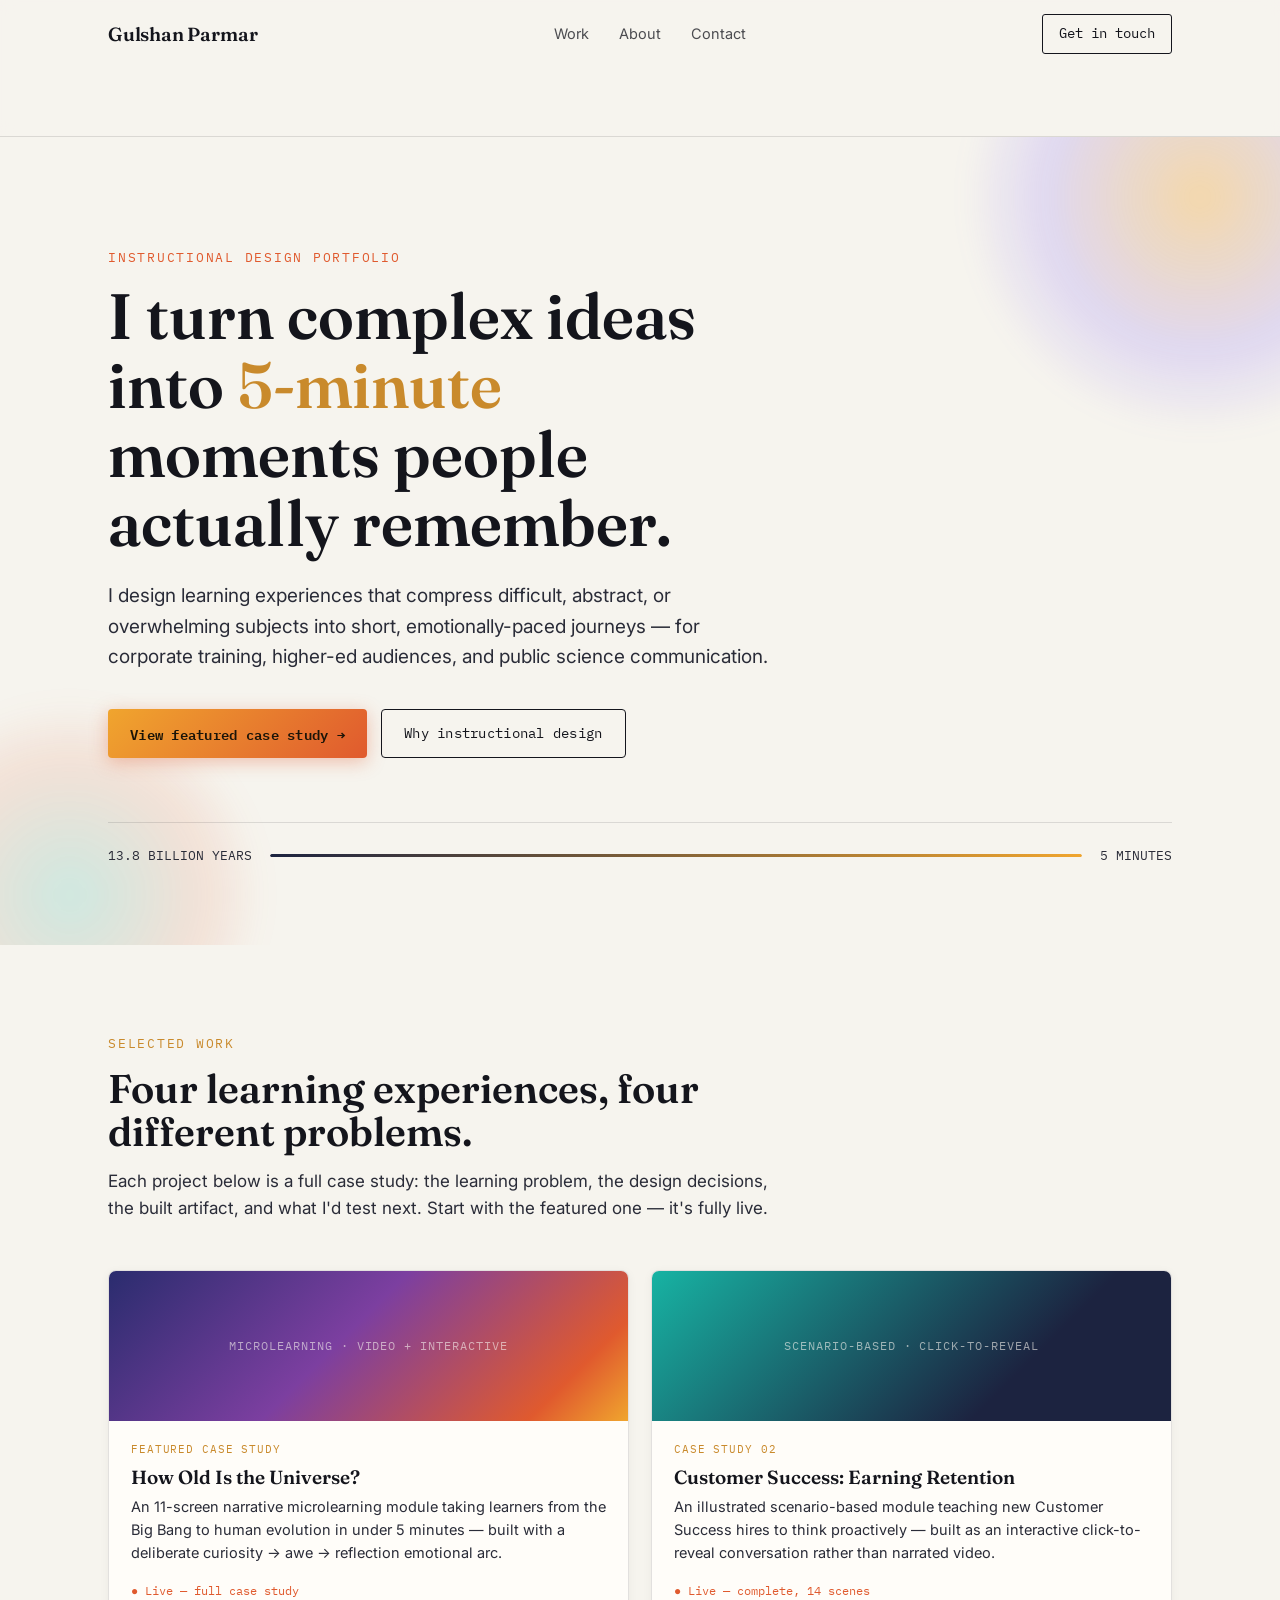
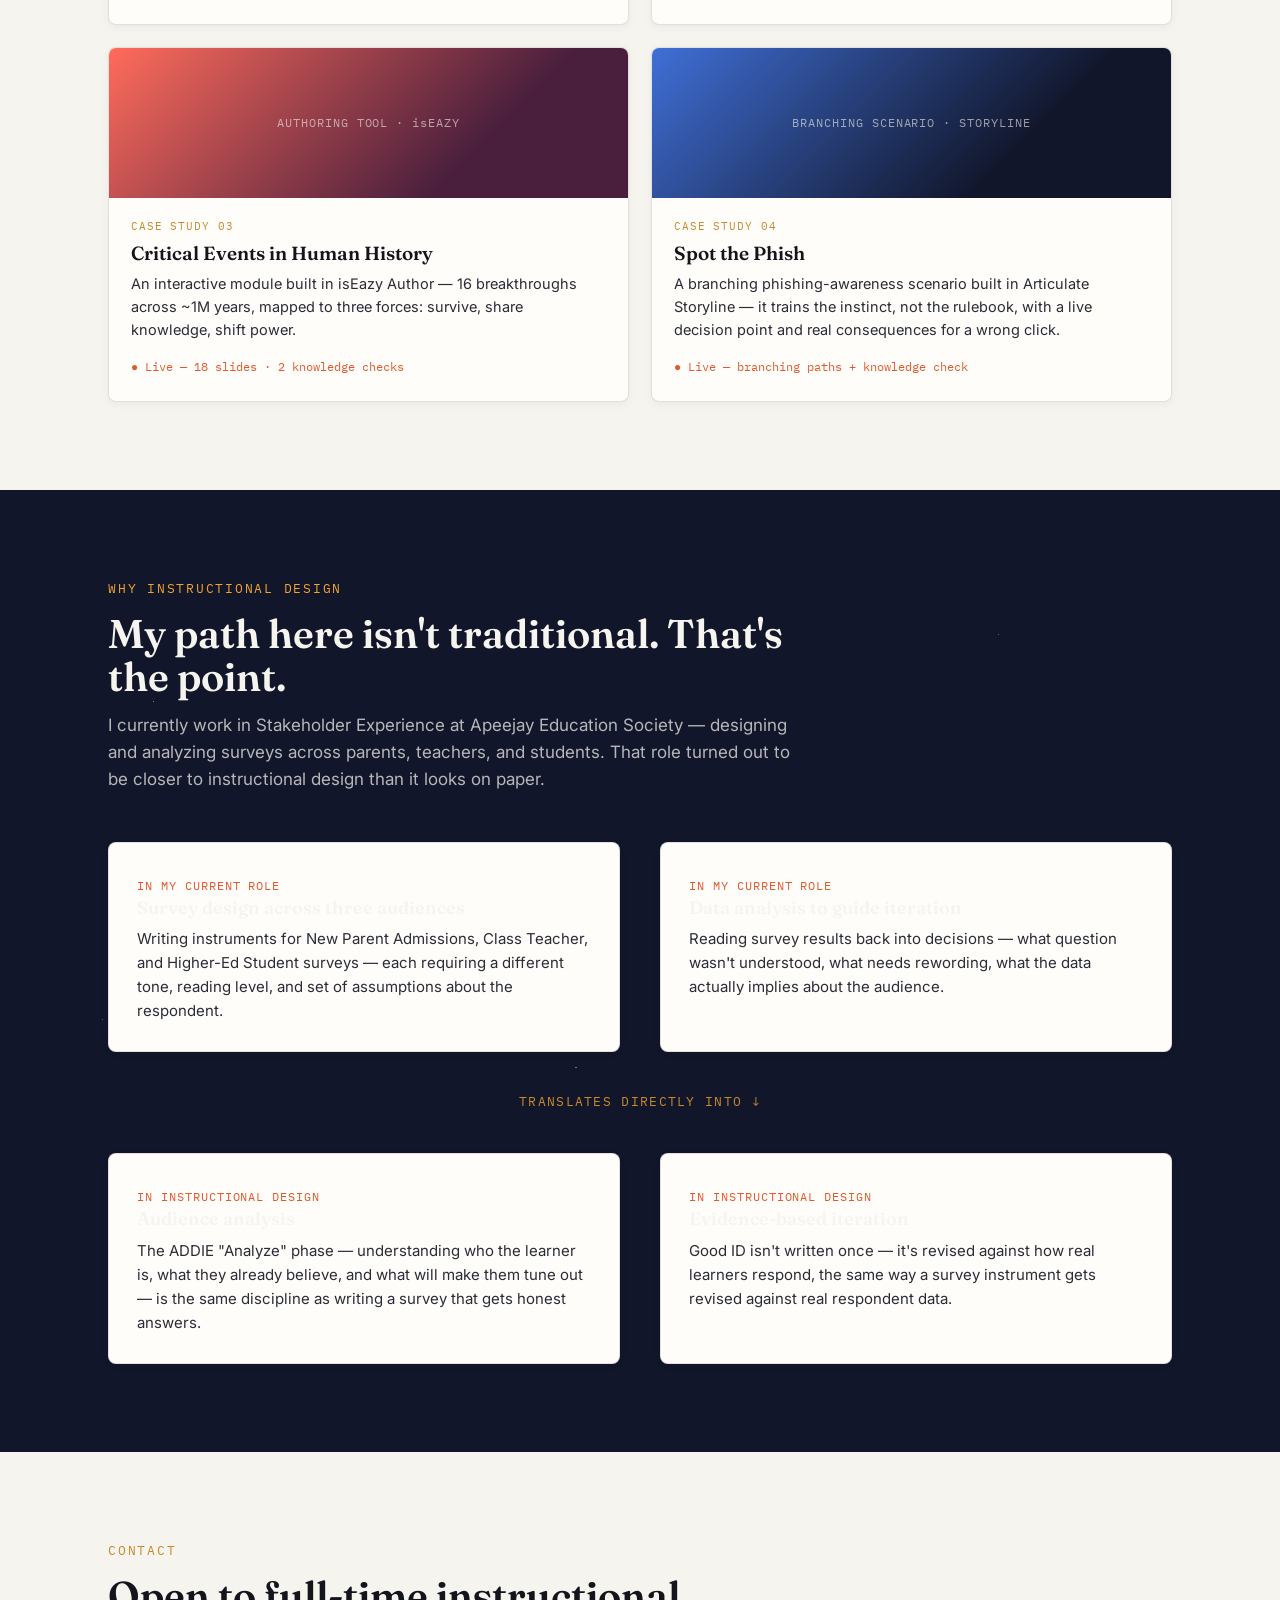
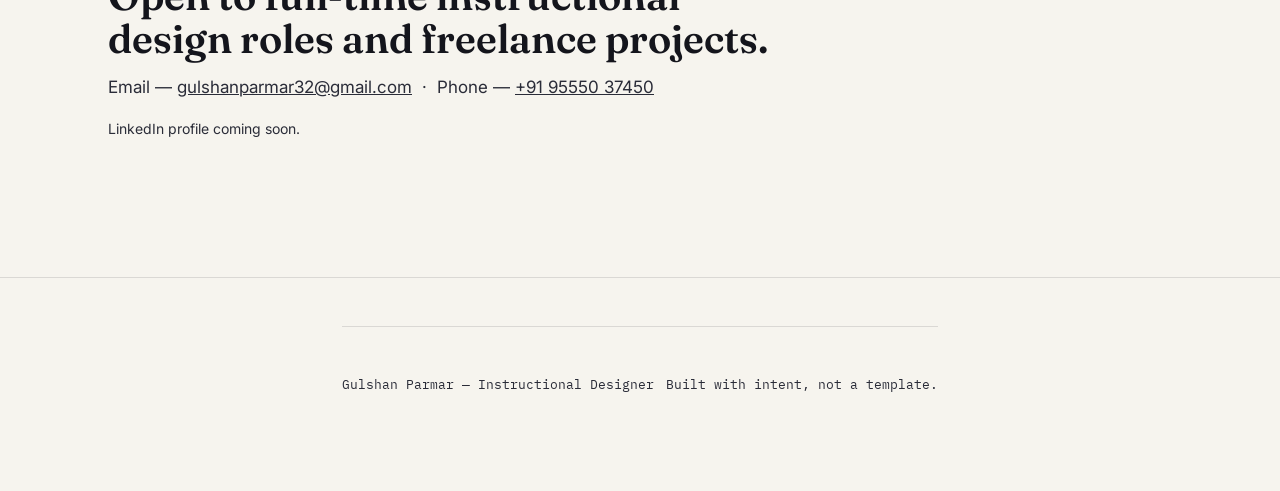
<file: index.html>
<!DOCTYPE html>
<html lang="en">
<head>
<meta charset="UTF-8">
<meta name="viewport" content="width=device-width, initial-scale=1.0">
<title>Gulshan Parmar — Instructional Designer</title>
<link rel="icon" type="image/svg+xml" href="favicon.svg">
<meta property="og:title" content="Gulshan Parmar — Instructional Designer">
<meta property="og:description" content="Learning experiences that turn complex ideas into 5-minute moments people actually remember.">
<meta property="og:image" content="https://www.nasa.gov/wp-content/uploads/2023/03/pillars_of_creation.jpg">
<meta property="og:type" content="website">
<meta name="twitter:card" content="summary_large_image">
<link rel="preconnect" href="https://fonts.googleapis.com">
<link href="https://fonts.googleapis.com/css2?family=Fraunces:opsz,wght@9..144,500;9..144,600&family=Inter:wght@400;500;600&family=IBM+Plex+Mono:wght@400;500&display=swap" rel="stylesheet">
<link rel="stylesheet" href="style.css">
</head>
<body>
<nav class="nav">
  <div class="wrap">
    <a class="nav-mark" href="index.html">Gulshan Parmar</a>
    <ul class="nav-links">
      <li><a href="#work">Work</a></li>
      <li><a href="#about">About</a></li>
      <li><a href="#contact">Contact</a></li>
    </ul>
    <a class="nav-cta" href="#contact">Get in touch</a>
    <button class="nav-burger" id="navBurger" aria-label="Open menu"><span></span><span></span><span></span></button>
  </div>
  <div class="wrap">
    <div class="nav-mobile-panel" id="navMobilePanel">
      <a href="#work">Work</a>
      <a href="#about">About</a>
      <a href="#contact">Contact</a>
    </div>
  </div>
</nav>
<header class="hero reveal">
  <div class="wrap">
    <span class="eyebrow">Instructional Design Portfolio</span>
    <h1>I turn complex ideas into <em>5-minute</em> moments people actually remember.</h1>
    <p class="lede">
      I design learning experiences that compress difficult, abstract, or overwhelming subjects into
      short, emotionally-paced journeys — for corporate training, higher-ed audiences, and public
      science communication.
    </p>
    <div class="hero-actions">
      <a class="btn btn-solid" href="case-study-bigbang.html">View featured case study →</a>
      <a class="btn btn-ghost" href="#about">Why instructional design</a>
    </div>
    <div class="timebar">
      <div class="timebar-row">
        <span>13.8 BILLION YEARS</span>
        <div class="timebar-track"><div class="timebar-fill"></div></div>
        <span>5 MINUTES</span>
      </div>
    </div>
  </div>
</header>
<section class="section reveal" id="work">
  <div class="wrap">
    <div class="section-head">
      <span class="eyebrow">Selected Work</span>
      <h2>Four learning experiences, four different problems.</h2>
      <p>Each project below is a full case study: the learning problem, the design decisions, the built
      artifact, and what I'd test next. Start with the featured one — it's fully live.</p>
    </div>
    <div class="project-grid">
      <a class="project-card is-live" href="case-study-bigbang.html">
        <div class="project-thumb"><span>MICROLEARNING · VIDEO + INTERACTIVE</span></div>
        <div class="project-body">
          <span class="project-tag">Featured Case Study</span>
          <h3>How Old Is the Universe?</h3>
          <p>An 11-screen narrative microlearning module taking learners from the Big Bang to human
          evolution in under 5 minutes — built with a deliberate curiosity → awe → reflection emotional arc.</p>
          <span class="project-status">● Live — full case study</span>
        </div>
      </a>
<a class="project-card is-live" href="case-study-customer-success.html">
        <div class="project-thumb"><span>SCENARIO-BASED · CLICK-TO-REVEAL</span></div>
        <div class="project-body">
          <span class="project-tag">Case Study 02</span>
          <h3>Customer Success: Earning Retention</h3>
          <p>An illustrated scenario-based module teaching new Customer Success hires to think
          proactively — built as an interactive click-to-reveal conversation rather than narrated video.</p>
          <span class="project-status">● Live — complete, 14 scenes</span>
        </div>
      </a>
      <a class="project-card is-live" href="case-study-critical-events.html">
        <div class="project-thumb"><span>AUTHORING TOOL · isEAZY</span></div>
        <div class="project-body">
          <span class="project-tag">Case Study 03</span>
          <h3>Critical Events in Human History</h3>
          <p>An interactive module built in isEazy Author — 16 breakthroughs across ~1M years, mapped to
          three forces: survive, share knowledge, shift power.</p>
          <span class="project-status">● Live — 18 slides · 2 knowledge checks</span>
        </div>
      </a>
      <a class="project-card is-live" href="case-study-phishing.html">
        <div class="project-thumb"><span>BRANCHING SCENARIO · STORYLINE</span></div>
        <div class="project-body">
          <span class="project-tag">Case Study 04</span>
          <h3>Spot the Phish</h3>
          <p>A branching phishing-awareness scenario built in Articulate Storyline — it trains the
          instinct, not the rulebook, with a live decision point and real consequences for a wrong click.</p>
          <span class="project-status">● Live — branching paths + knowledge check</span>
        </div>
      </a>
    </div>
  </div>
</section>
<section class="section section-dark reveal" id="about">
  <div class="wrap">
    <div class="section-head">
      <span class="eyebrow">Why Instructional Design</span>
      <h2>My path here isn't traditional. That's the point.</h2>
      <p>I currently work in Stakeholder Experience at Apeejay Education Society — designing and
      analyzing surveys across parents, teachers, and students. That role turned out to be closer to
      instructional design than it looks on paper.</p>
    </div>
<div class="bridge-grid">
      <div class="bridge-card">
        <span class="from">In my current role</span>
        <h3>Survey design across three audiences</h3>
        <p>Writing instruments for New Parent Admissions, Class Teacher, and Higher-Ed Student surveys
        — each requiring a different tone, reading level, and set of assumptions about the respondent.</p>
      </div>
      <div class="bridge-card">
        <span class="from">In my current role</span>
        <h3>Data analysis to guide iteration</h3>
        <p>Reading survey results back into decisions — what question wasn't understood, what needs
        rewording, what the data actually implies about the audience.</p>
      </div>
      <div class="bridge-arrow">translates directly into ↓</div>
      <div class="bridge-card">
        <span class="from">In instructional design</span>
        <h3>Audience analysis</h3>
        <p>The ADDIE "Analyze" phase — understanding who the learner is, what they already believe, and
        what will make them tune out — is the same discipline as writing a survey that gets honest answers.</p>
      </div>
<div class="bridge-card">
        <span class="from">In instructional design</span>
        <h3>Evidence-based iteration</h3>
        <p>Good ID isn't written once — it's revised against how real learners respond, the same way a
        survey instrument gets revised against real respondent data.</p>
      </div>
    </div>
  </div>
</section>
<section class="section reveal" id="contact">
  <div class="wrap">
    <div class="section-head">
      <span class="eyebrow">Contact</span>
      <h2>Open to full-time instructional design roles and freelance projects.</h2>
      <p>Email — <a href="mailto:gulshanparmar32@gmail.com">gulshanparmar32@gmail.com</a> &nbsp;·&nbsp;
      Phone — <a href="tel:+919555037450">+91 95550 37450</a></p>
      <p style="font-size:14px; color:var(--ink-soft); margin-top:8px;">LinkedIn profile coming soon.</p>
    </div>
  </div>
</section>
<footer class="footer">
  <div class="wrap footer">
    <span>Gulshan Parmar — Instructional Designer</span>
    <span>Built with intent, not a template.</span>
  </div>
</footer>
<script src="script.js"></script>
</body>
</html>
</file>
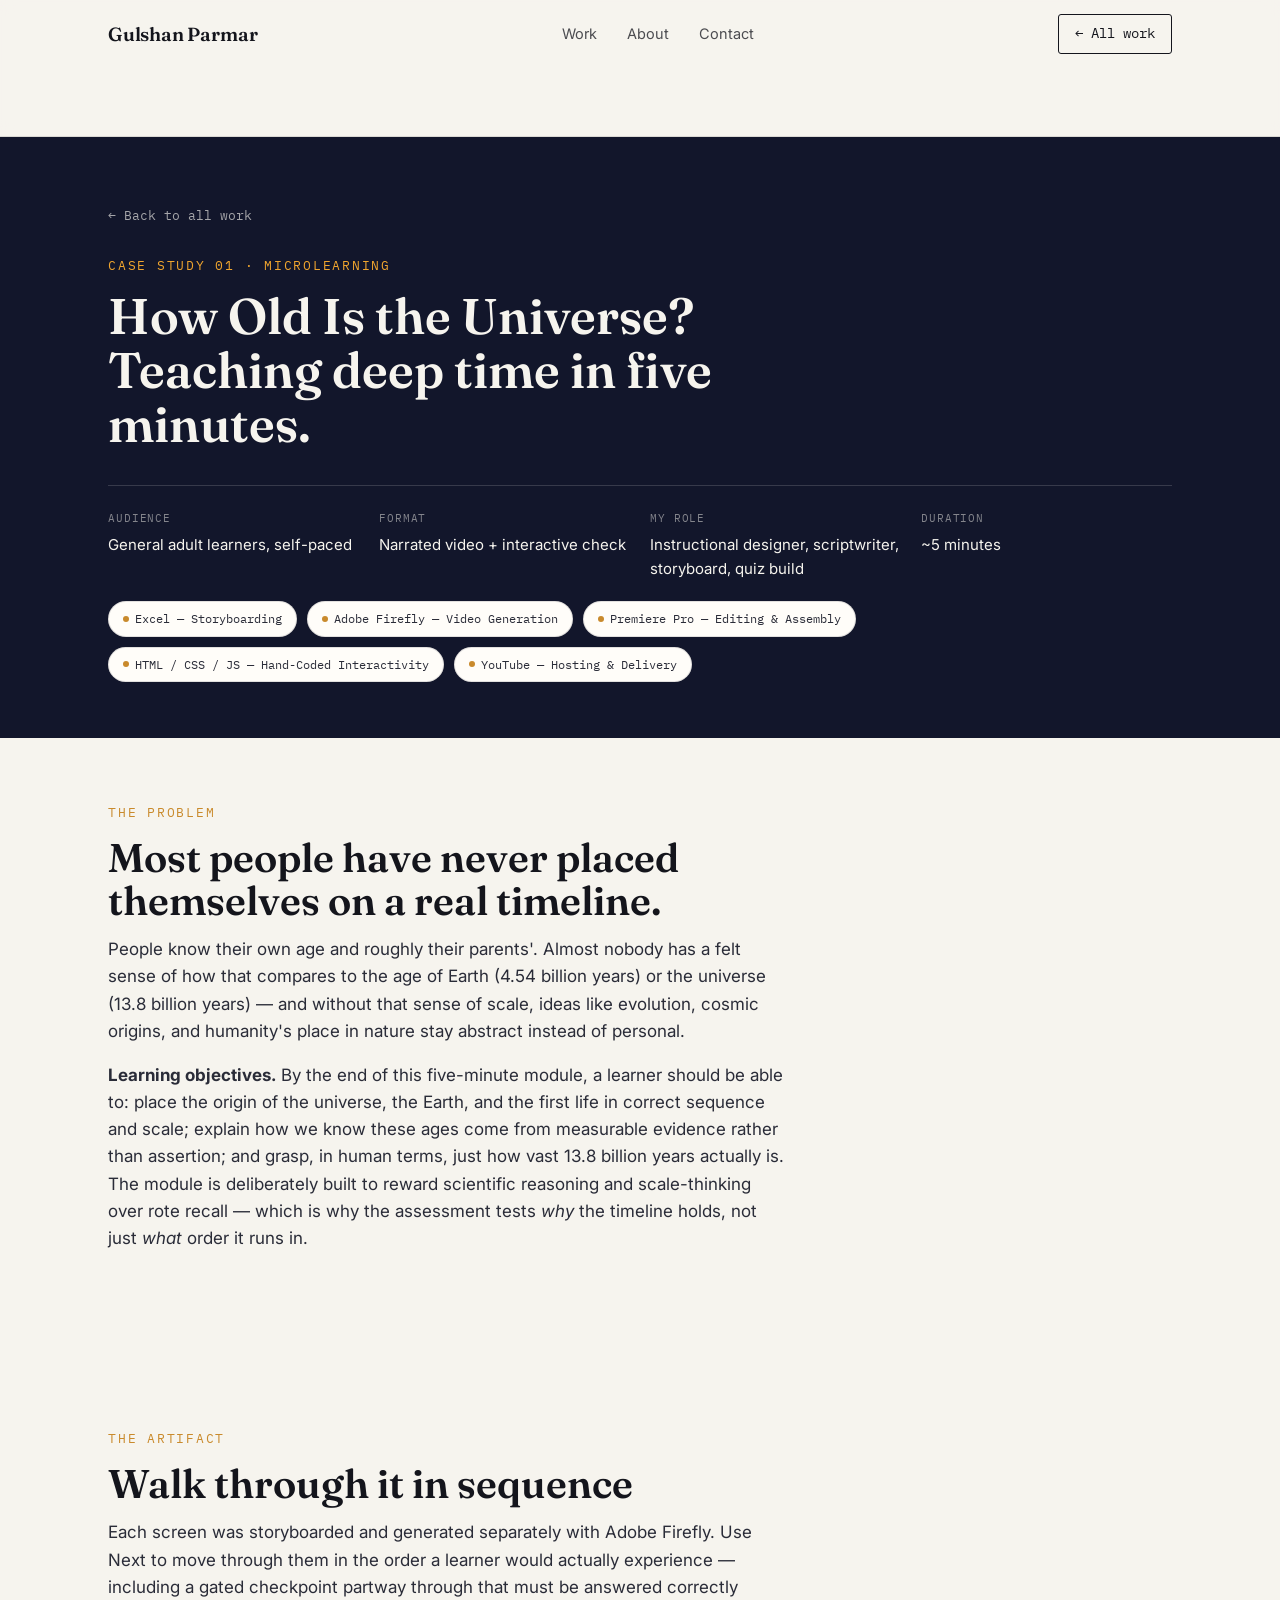
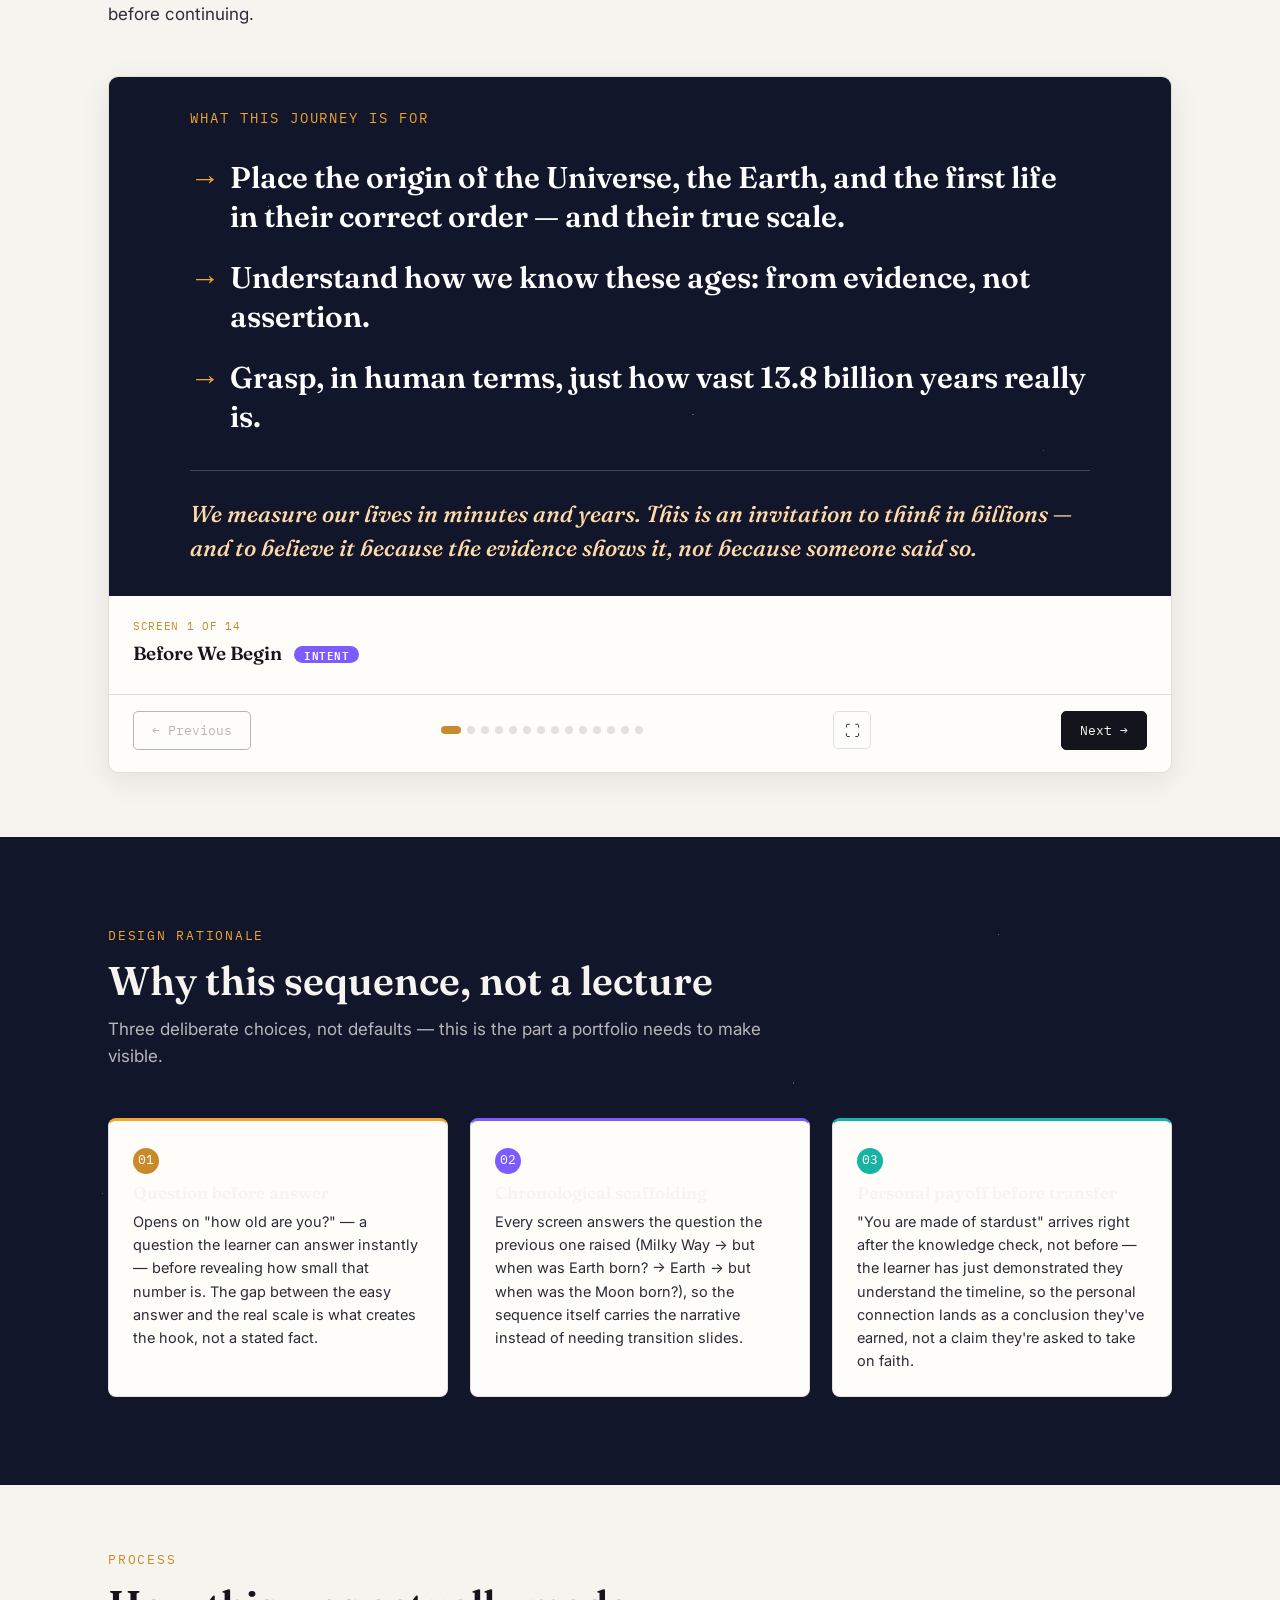
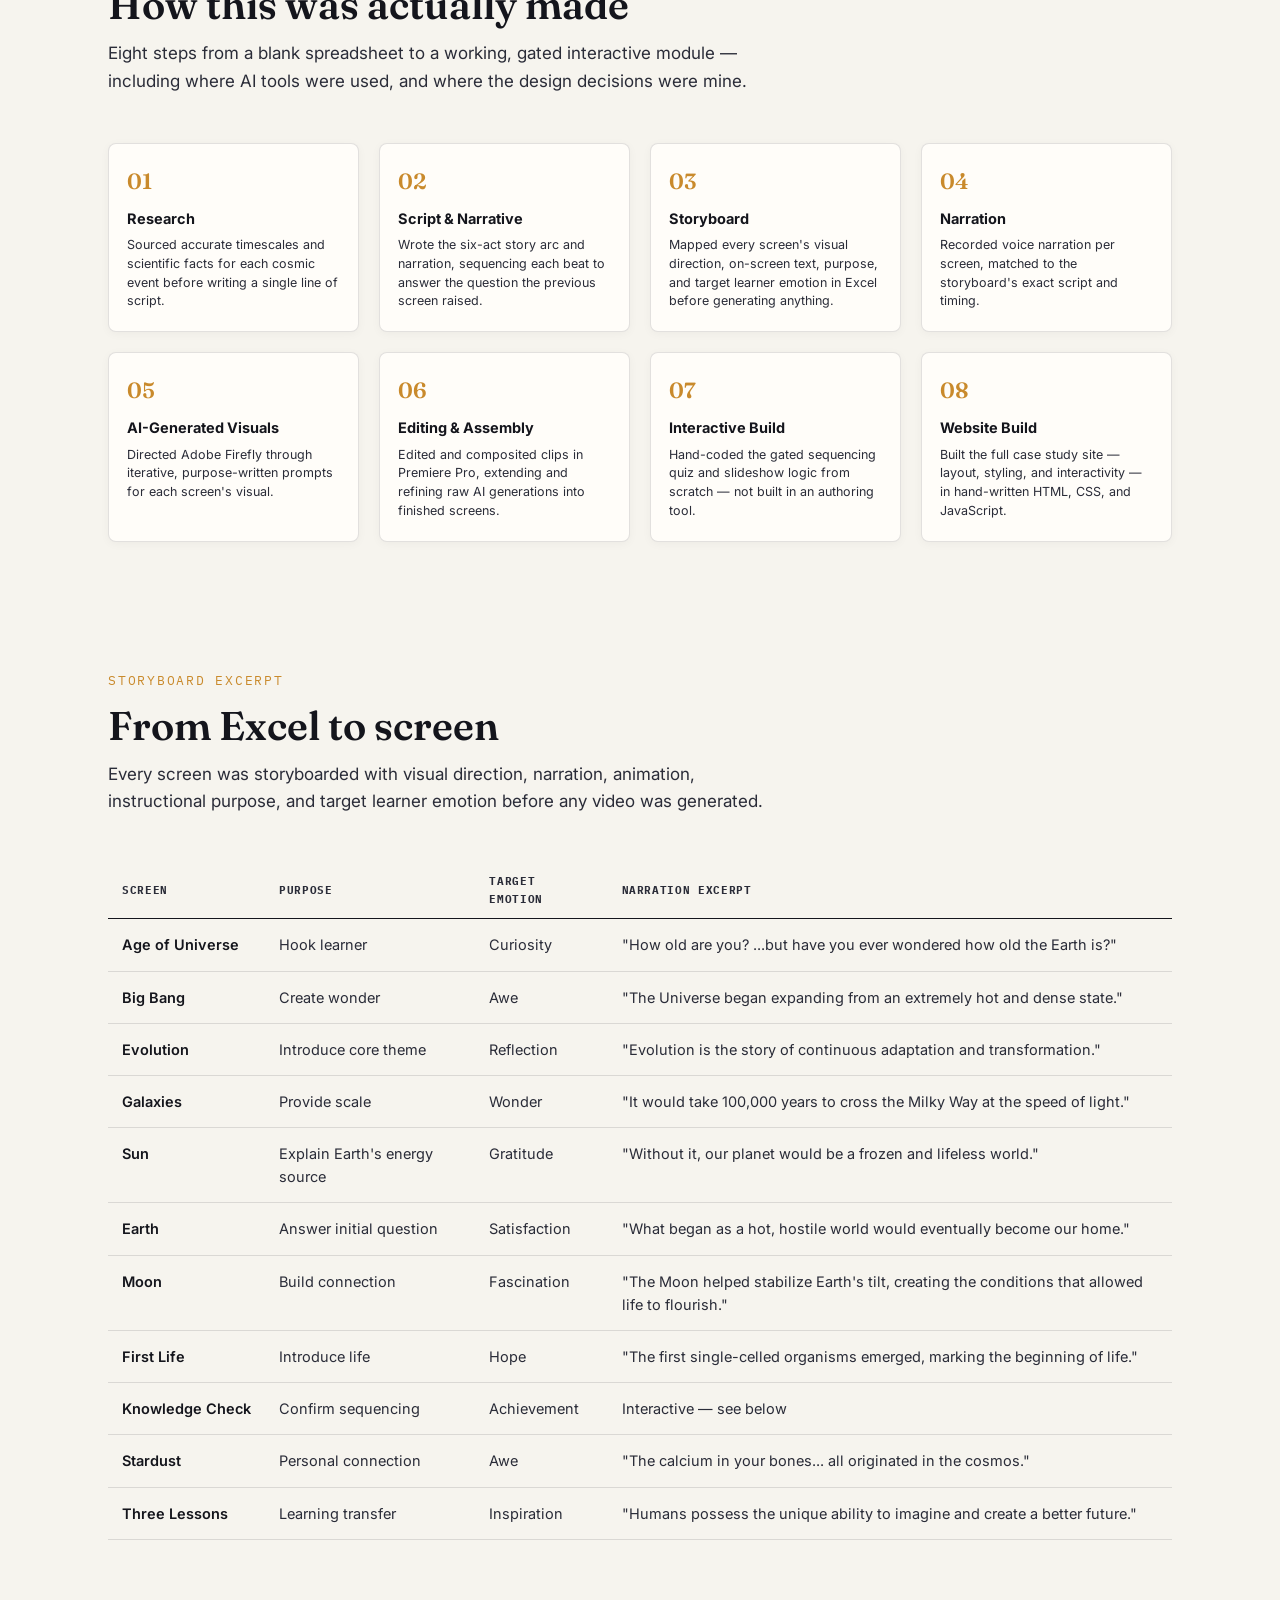
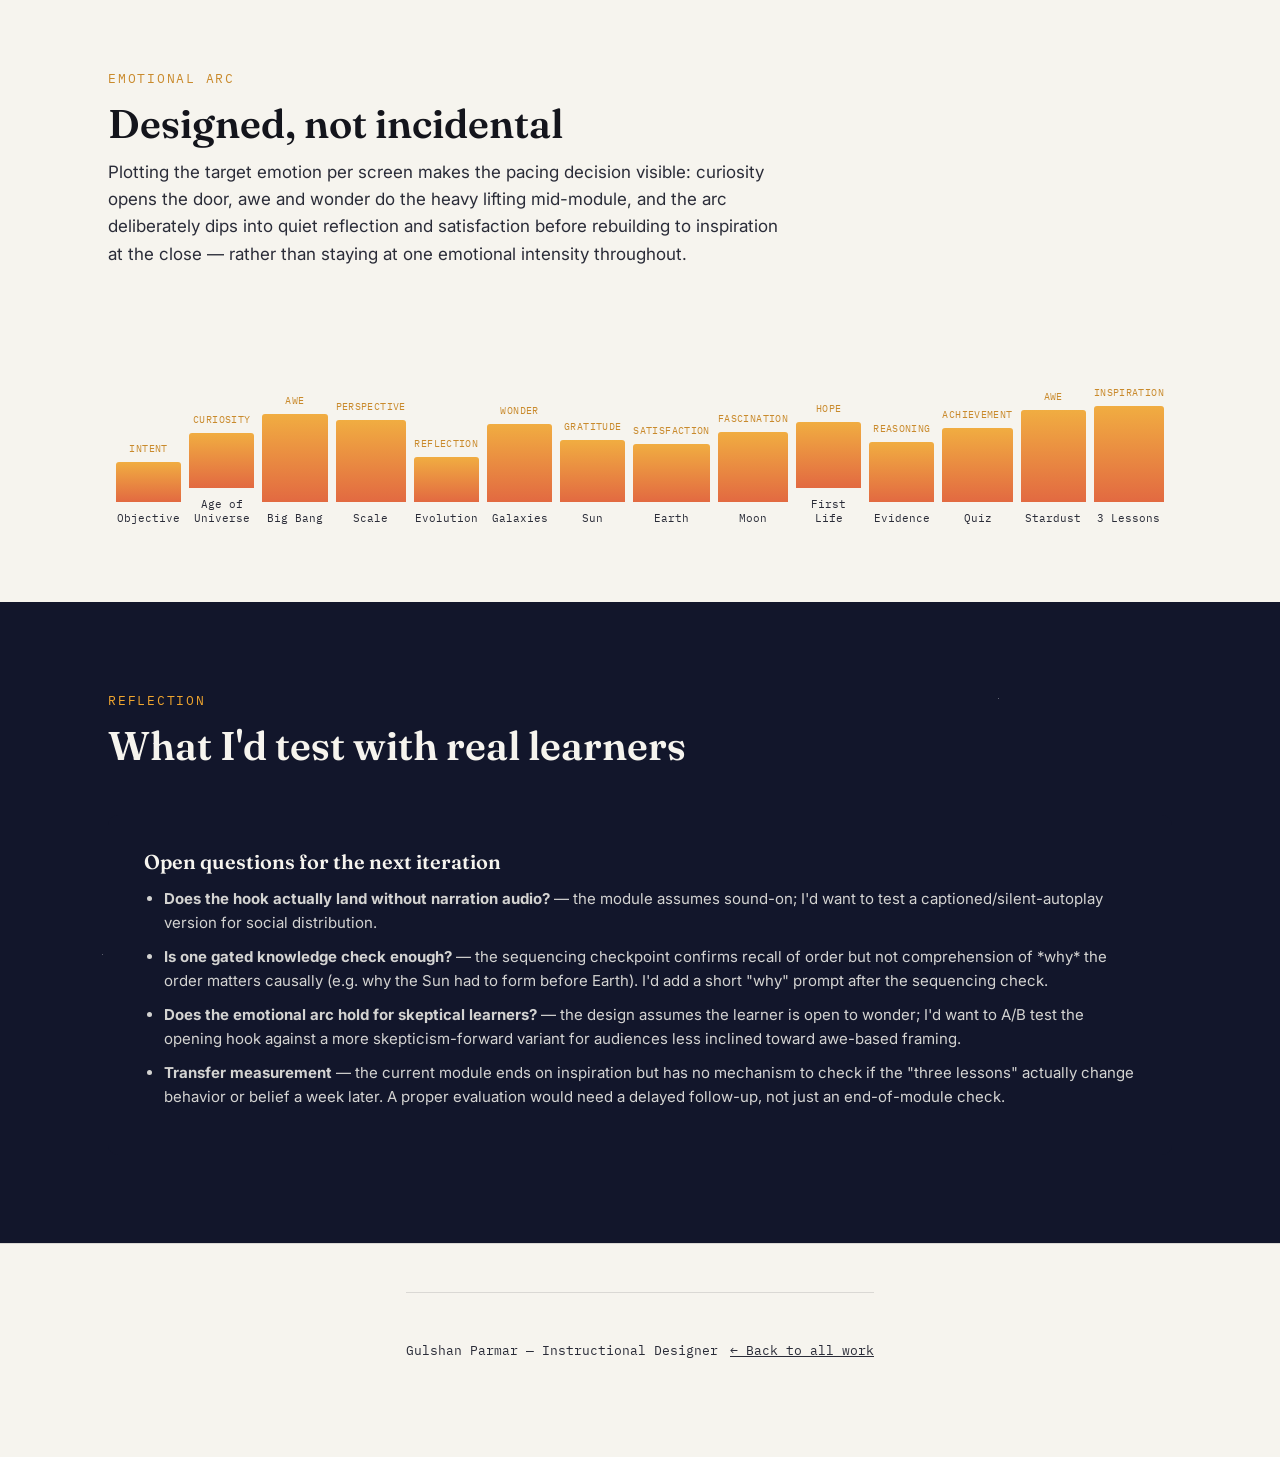
<file: case-study-bigbang.html>
<!DOCTYPE html>
<html lang="en">
<head>
<meta charset="UTF-8">
<meta name="viewport" content="width=device-width, initial-scale=1.0">
<title>Case Study — How Old Is the Universe? | Gulshan Parmar</title>
<link rel="icon" type="image/svg+xml" href="favicon.svg">
<meta property="og:title" content="How Old Is the Universe? — Case Study by Gulshan Parmar">
<meta property="og:description" content="An instructional design case study: teaching deep time and cosmic origins in five minutes.">
<meta property="og:image" content="https://www.nasa.gov/wp-content/uploads/2023/03/pillars_of_creation.jpg">
<meta property="og:type" content="article">
<meta name="twitter:card" content="summary_large_image">
<link rel="preconnect" href="https://fonts.googleapis.com">
<link href="https://fonts.googleapis.com/css2?family=Fraunces:opsz,wght@9..144,500;9..144,600&family=Inter:wght@400;500;600&family=IBM+Plex+Mono:wght@400;500&display=swap" rel="stylesheet">
<link rel="stylesheet" href="style.css">
</head>
<body>

<nav class="nav">
  <div class="wrap">
    <a class="nav-mark" href="index.html">Gulshan Parmar</a>
    <ul class="nav-links">
      <li><a href="index.html#work">Work</a></li>
      <li><a href="index.html#about">About</a></li>
      <li><a href="index.html#contact">Contact</a></li>
    </ul>
    <a class="nav-cta" href="index.html">← All work</a>
    <button class="nav-burger" id="navBurger" aria-label="Open menu"><span></span><span></span><span></span></button>
  </div>
  <div class="wrap">
    <div class="nav-mobile-panel" id="navMobilePanel">
      <a href="index.html#work">Work</a>
      <a href="index.html#about">About</a>
      <a href="index.html#contact">Contact</a>
    </div>
  </div>
</nav>

<header class="cs-hero">
  <div class="wrap">
    <a class="back-link" href="index.html">← Back to all work</a>
    <span class="eyebrow">Case Study 01 · Microlearning</span>
    <h1>How Old Is the Universe? Teaching deep time in five minutes.</h1>

    <dl class="cs-meta">
      <div><dt>Audience</dt><dd>General adult learners, self-paced</dd></div>
      <div><dt>Format</dt><dd>Narrated video + interactive check</dd></div>
      <div><dt>My Role</dt><dd>Instructional designer, scriptwriter, storyboard, quiz build</dd></div>
      <div><dt>Duration</dt><dd>~5 minutes</dd></div>
    </dl>

    <div class="tools-row">
      <span class="tool-tag"><span class="dot"></span>Excel — Storyboarding</span>
      <span class="tool-tag"><span class="dot"></span>Adobe Firefly — Video Generation</span>
      <span class="tool-tag"><span class="dot"></span>Premiere Pro — Editing & Assembly</span>
      <span class="tool-tag"><span class="dot"></span>HTML / CSS / JS — Hand-Coded Interactivity</span>
      <span class="tool-tag"><span class="dot"></span>YouTube — Hosting & Delivery</span>
    </div>
  </div>
</header>

<section class="section section-tight reveal">
  <div class="wrap">
    <div class="section-head">
      <span class="eyebrow">The Problem</span>
      <h2>Most people have never placed themselves on a real timeline.</h2>
      <p>People know their own age and roughly their parents'. Almost nobody has a felt sense of how
      that compares to the age of Earth (4.54 billion years) or the universe (13.8 billion years) —
      and without that sense of scale, ideas like evolution, cosmic origins, and humanity's place in
      nature stay abstract instead of personal.</p>
      <p><strong>Learning objectives.</strong> By the end of this five-minute module, a learner should
      be able to: place the origin of the universe, the Earth, and the first life in correct sequence
      and scale; explain how we know these ages come from measurable evidence rather than assertion;
      and grasp, in human terms, just how vast 13.8 billion years actually is. The module is
      deliberately built to reward scientific reasoning and scale-thinking over rote recall — which is
      why the assessment tests <em>why</em> the timeline holds, not just <em>what</em> order it runs
      in.</p>
    </div>
  </div>
</section>

<section class="section section-tight reveal">
  <div class="wrap">
    <div class="section-head">
      <span class="eyebrow">The Artifact</span>
      <h2>Walk through it in sequence</h2>
      <p>Each screen was storyboarded and generated separately with Adobe Firefly. Use Next to move
      through them in the order a learner would actually experience — including a gated checkpoint
      partway through that must be answered correctly before continuing.</p>
    </div>

    <div class="slideshow" id="slideshow">
      <div class="slide-frame" id="slideFrame"></div>
      <div class="slide-info">
        <div class="slide-progress" id="slideProgress">Screen 1 of 8</div>
        <h3 id="slideTitle">
          <span id="slideTitleText"></span>
          <span class="slide-emotion" id="slideEmotion"></span>
        </h3>
        <p id="slideNarration"></p>
      </div>
      <div class="slide-controls">
        <button class="slide-btn ghost" id="slidePrev">← Previous</button>
        <div class="slide-dots" id="slideDots"></div>
        <button class="slide-expand-btn" id="slideExpand" aria-label="Toggle fullscreen" data-tip="Fullscreen">⛶</button>
        <button class="slide-btn" id="slideNext">Next →</button>
      </div>
    </div>
  </div>
</section>

<section class="section section-dark reveal">
  <div class="wrap">
    <div class="section-head">
      <span class="eyebrow">Design Rationale</span>
      <h2>Why this sequence, not a lecture</h2>
      <p>Three deliberate choices, not defaults — this is the part a portfolio needs to make visible.</p>
    </div>

    <div class="rationale-grid">
      <div class="rationale-card">
        <span class="num">01</span>
        <h3>Question before answer</h3>
        <p>Opens on "how old are you?" — a question the learner can answer instantly — before
        revealing how small that number is. The gap between the easy answer and the real scale is
        what creates the hook, not a stated fact.</p>
      </div>
      <div class="rationale-card">
        <span class="num">02</span>
        <h3>Chronological scaffolding</h3>
        <p>Every screen answers the question the previous one raised (Milky Way → but when was Earth
        born? → Earth → but when was the Moon born?), so the sequence itself carries the narrative
        instead of needing transition slides.</p>
      </div>
      <div class="rationale-card">
        <span class="num">03</span>
        <h3>Personal payoff before transfer</h3>
        <p>"You are made of stardust" arrives right after the knowledge check, not before — the
        learner has just demonstrated they understand the timeline, so the personal connection lands
        as a conclusion they've earned, not a claim they're asked to take on faith.</p>
      </div>
    </div>
  </div>
</section>

<section class="section section-tight reveal">
  <div class="wrap">
    <div class="section-head">
      <span class="eyebrow">Process</span>
      <h2>How this was actually made</h2>
      <p>Eight steps from a blank spreadsheet to a working, gated interactive module — including
      where AI tools were used, and where the design decisions were mine.</p>
    </div>

    <div class="process-grid">
      <div class="process-step">
        <div class="process-num">01</div>
        <h4>Research</h4>
        <p>Sourced accurate timescales and scientific facts for each cosmic event before writing a
        single line of script.</p>
      </div>
      <div class="process-step">
        <div class="process-num">02</div>
        <h4>Script & Narrative</h4>
        <p>Wrote the six-act story arc and narration, sequencing each beat to answer the question the
        previous screen raised.</p>
      </div>
      <div class="process-step">
        <div class="process-num">03</div>
        <h4>Storyboard</h4>
        <p>Mapped every screen's visual direction, on-screen text, purpose, and target learner emotion
        in Excel before generating anything.</p>
      </div>
      <div class="process-step">
        <div class="process-num">04</div>
        <h4>Narration</h4>
        <p>Recorded voice narration per screen, matched to the storyboard's exact script and timing.</p>
      </div>
      <div class="process-step">
        <div class="process-num">05</div>
        <h4>AI-Generated Visuals</h4>
        <p>Directed Adobe Firefly through iterative, purpose-written prompts for each screen's visual.</p>
      </div>
      <div class="process-step">
        <div class="process-num">06</div>
        <h4>Editing & Assembly</h4>
        <p>Edited and composited clips in Premiere Pro, extending and refining raw AI generations into
        finished screens.</p>
      </div>
      <div class="process-step">
        <div class="process-num">07</div>
        <h4>Interactive Build</h4>
        <p>Hand-coded the gated sequencing quiz and slideshow logic from scratch — not built in an
        authoring tool.</p>
      </div>
      <div class="process-step">
        <div class="process-num">08</div>
        <h4>Website Build</h4>
        <p>Built the full case study site — layout, styling, and interactivity — in hand-written
        HTML, CSS, and JavaScript.</p>
      </div>
    </div>
  </div>
</section>

<section class="section section-tight reveal">
  <div class="wrap">
    <div class="section-head">
      <span class="eyebrow">Storyboard Excerpt</span>
      <h2>From Excel to screen</h2>
      <p>Every screen was storyboarded with visual direction, narration, animation, instructional
      purpose, and target learner emotion before any video was generated.</p>
    </div>

    <div style="overflow-x:auto;">
      <table class="sb-table">
        <thead>
          <tr><th>Screen</th><th>Purpose</th><th>Target Emotion</th><th>Narration excerpt</th></tr>
        </thead>
        <tbody>
          <tr><td class="sb-screen">Age of Universe</td><td>Hook learner</td><td>Curiosity</td><td>"How old are you? ...but have you ever wondered how old the Earth is?"</td></tr>
          <tr><td class="sb-screen">Big Bang</td><td>Create wonder</td><td>Awe</td><td>"The Universe began expanding from an extremely hot and dense state."</td></tr>
          <tr><td class="sb-screen">Evolution</td><td>Introduce core theme</td><td>Reflection</td><td>"Evolution is the story of continuous adaptation and transformation."</td></tr>
          <tr><td class="sb-screen">Galaxies</td><td>Provide scale</td><td>Wonder</td><td>"It would take 100,000 years to cross the Milky Way at the speed of light."</td></tr>
          <tr><td class="sb-screen">Sun</td><td>Explain Earth's energy source</td><td>Gratitude</td><td>"Without it, our planet would be a frozen and lifeless world."</td></tr>
          <tr><td class="sb-screen">Earth</td><td>Answer initial question</td><td>Satisfaction</td><td>"What began as a hot, hostile world would eventually become our home."</td></tr>
          <tr><td class="sb-screen">Moon</td><td>Build connection</td><td>Fascination</td><td>"The Moon helped stabilize Earth's tilt, creating the conditions that allowed life to flourish."</td></tr>
          <tr><td class="sb-screen">First Life</td><td>Introduce life</td><td>Hope</td><td>"The first single-celled organisms emerged, marking the beginning of life."</td></tr>
          <tr><td class="sb-screen">Knowledge Check</td><td>Confirm sequencing</td><td>Achievement</td><td>Interactive — see below</td></tr>
          <tr><td class="sb-screen">Stardust</td><td>Personal connection</td><td>Awe</td><td>"The calcium in your bones... all originated in the cosmos."</td></tr>
          <tr><td class="sb-screen">Three Lessons</td><td>Learning transfer</td><td>Inspiration</td><td>"Humans possess the unique ability to imagine and create a better future."</td></tr>
        </tbody>
      </table>
    </div>
  </div>
</section>

<section class="section section-tight reveal">
  <div class="wrap">
    <div class="section-head">
      <span class="eyebrow">Emotional Arc</span>
      <h2>Designed, not incidental</h2>
      <p>Plotting the target emotion per screen makes the pacing decision visible: curiosity opens the
      door, awe and wonder do the heavy lifting mid-module, and the arc deliberately dips into quiet
      reflection and satisfaction before rebuilding to inspiration at the close — rather than staying
      at one emotional intensity throughout.</p>
    </div>
    <div class="arc-wrap">
      <div class="arc" id="arcChart"></div>
    </div>
  </div>
</section>

<section class="section section-dark reveal">
  <div class="wrap">
    <div class="section-head">
      <span class="eyebrow">Reflection</span>
      <h2>What I'd test with real learners</h2>
    </div>
    <div class="reflection-box">
      <h3>Open questions for the next iteration</h3>
      <ul>
        <li><strong>Does the hook actually land without narration audio?</strong> — the module assumes
        sound-on; I'd want to test a captioned/silent-autoplay version for social distribution.</li>
        <li><strong>Is one gated knowledge check enough?</strong> — the sequencing checkpoint confirms
        recall of order but not comprehension of *why* the order matters causally (e.g. why the Sun had
        to form before Earth). I'd add a short "why" prompt after the sequencing check.</li>
        <li><strong>Does the emotional arc hold for skeptical learners?</strong> — the design assumes
        the learner is open to wonder; I'd want to A/B test the opening hook against a more
        skepticism-forward variant for audiences less inclined toward awe-based framing.</li>
        <li><strong>Transfer measurement</strong> — the current module ends on inspiration but has no
        mechanism to check if the "three lessons" actually change behavior or belief a week later.
        A proper evaluation would need a delayed follow-up, not just an end-of-module check.</li>
      </ul>
    </div>
  </div>
</section>

<footer class="footer">
  <div class="wrap footer">
    <span>Gulshan Parmar — Instructional Designer</span>
    <a href="index.html">← Back to all work</a>
  </div>
</footer>

<script src="script.js"></script>
</body>
</html>
</file>
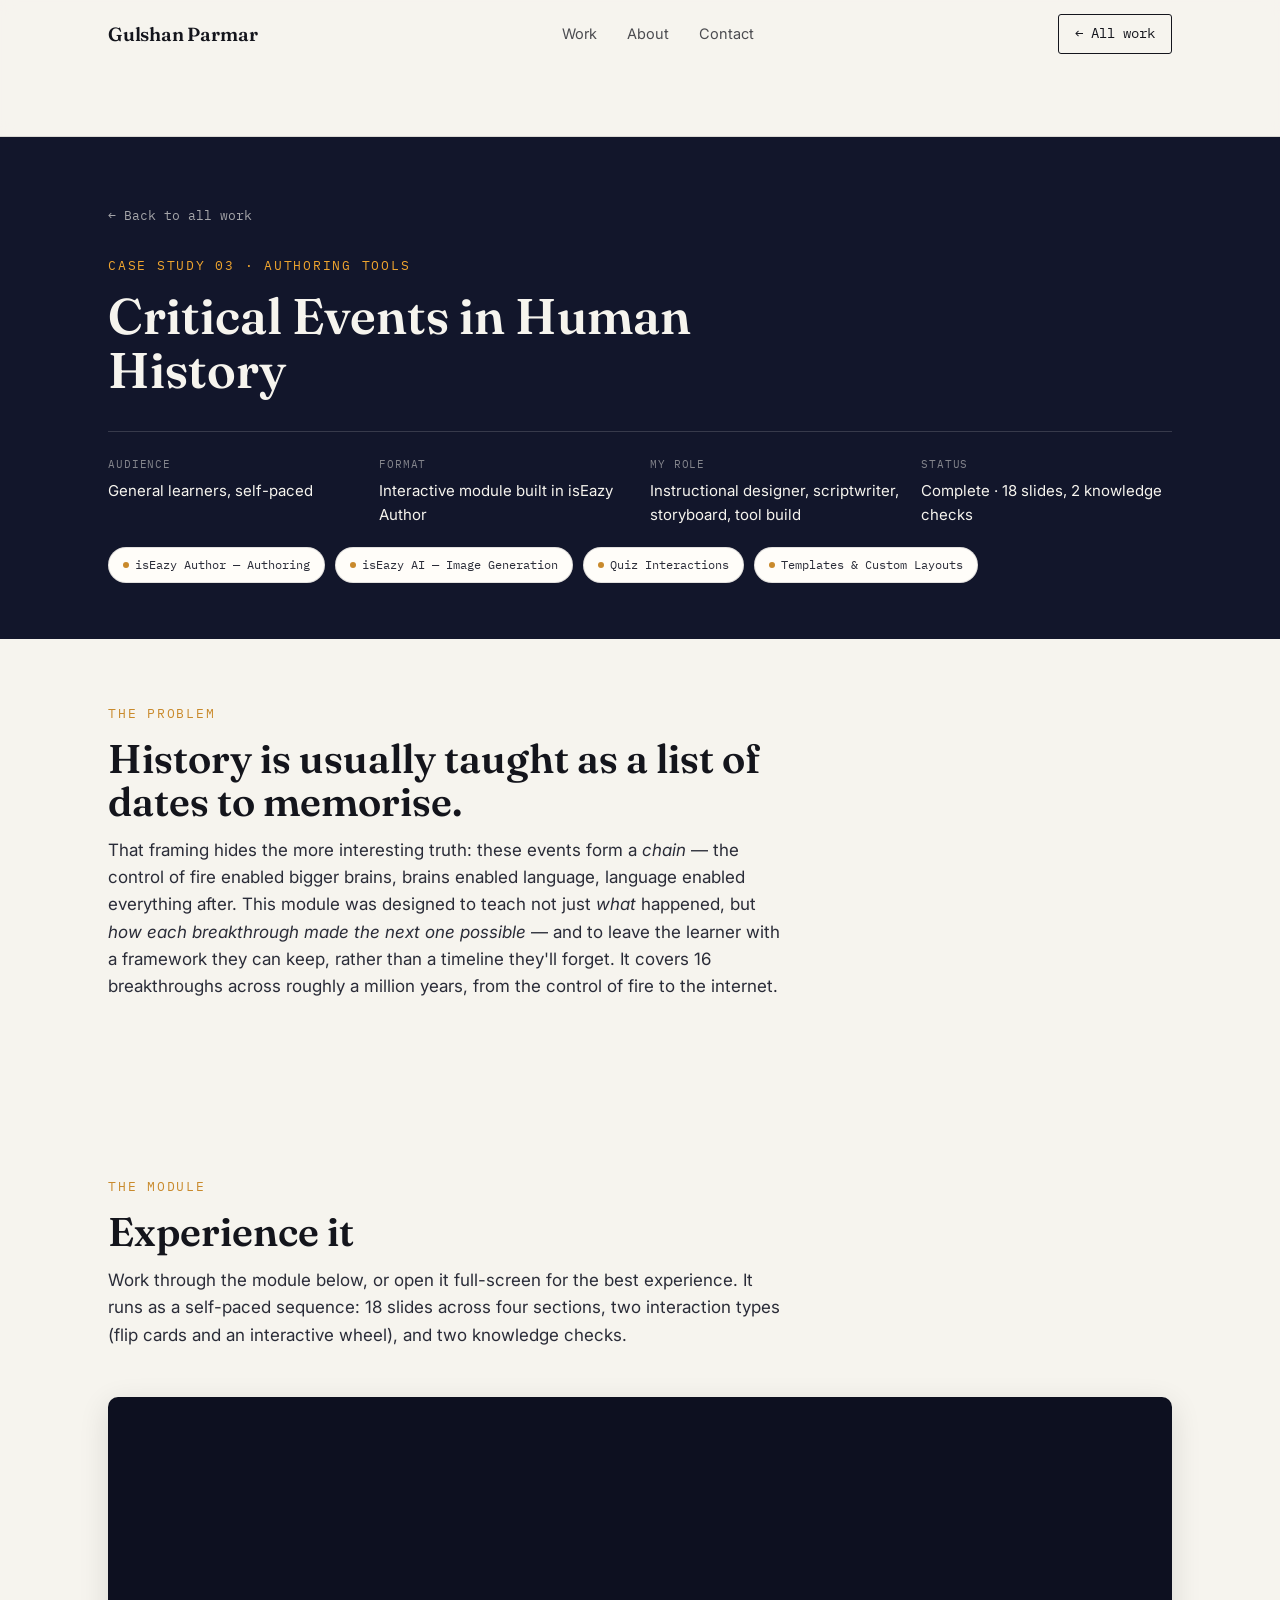
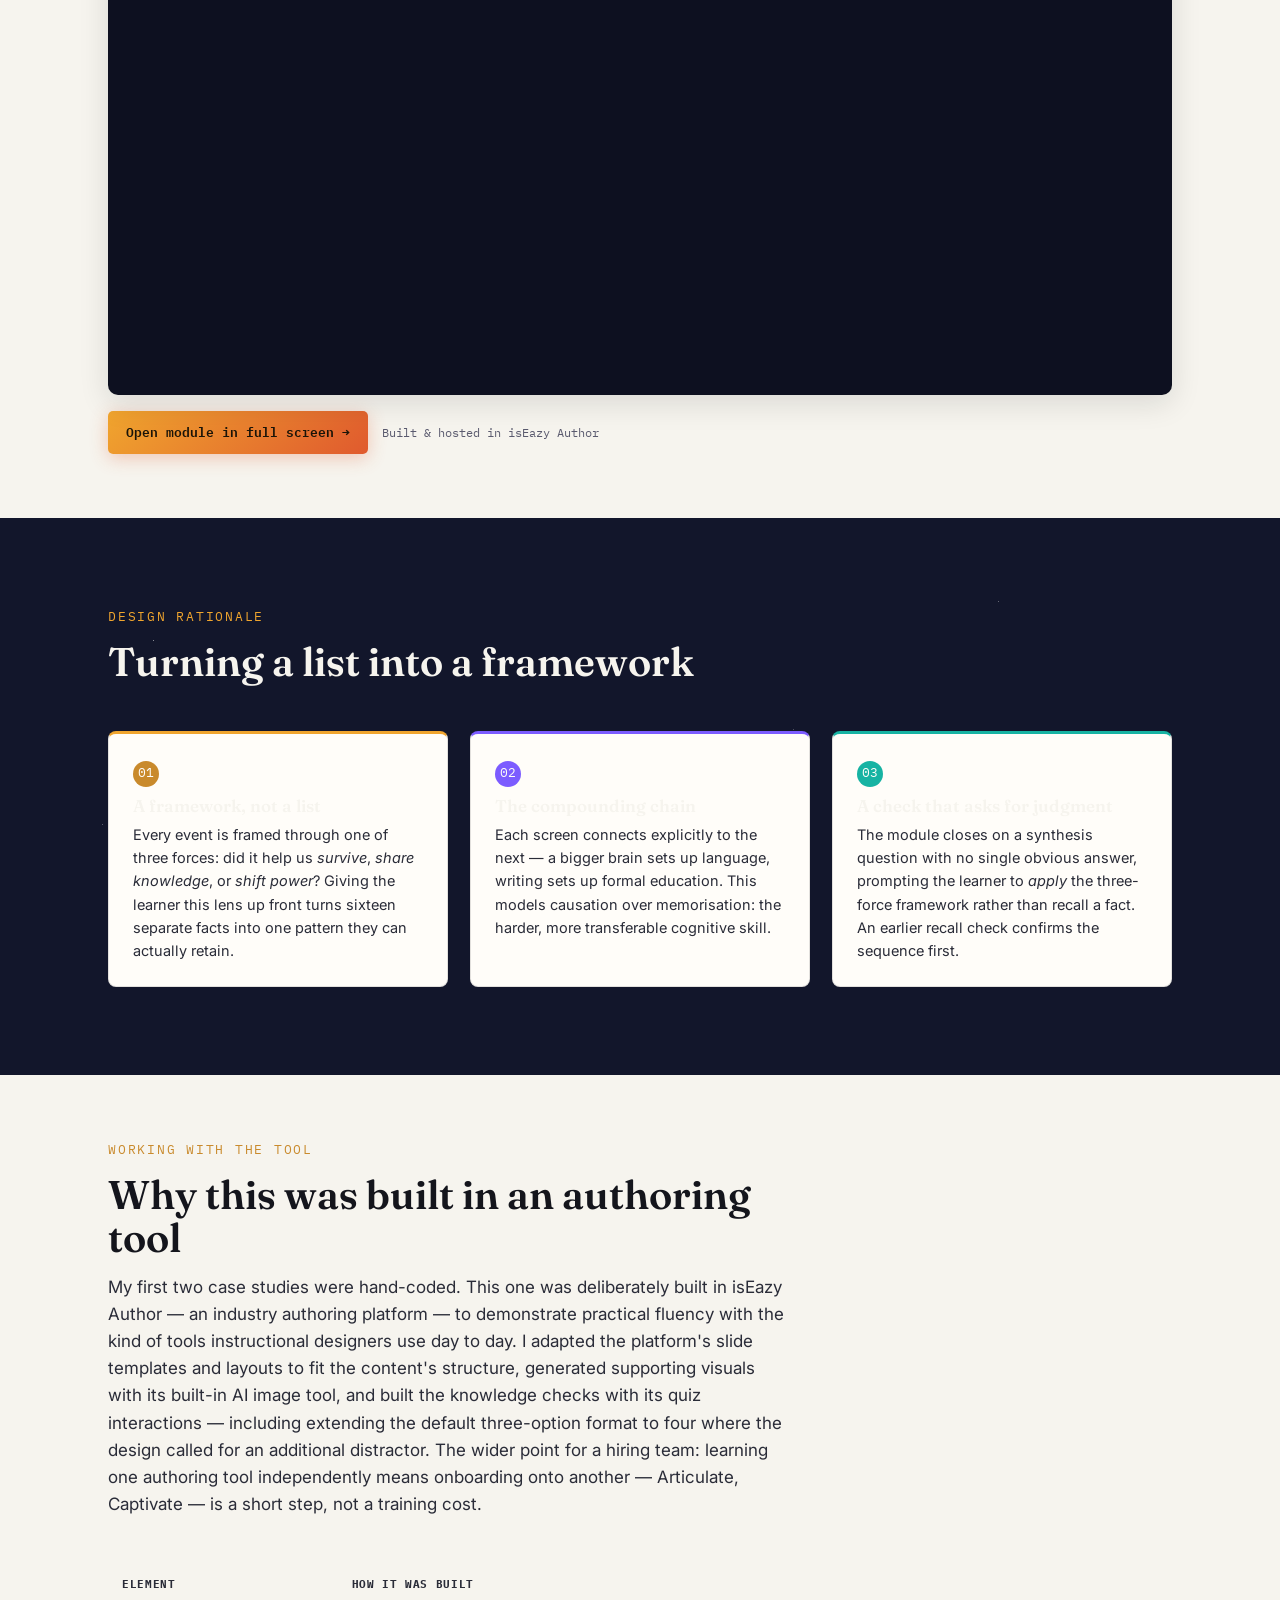
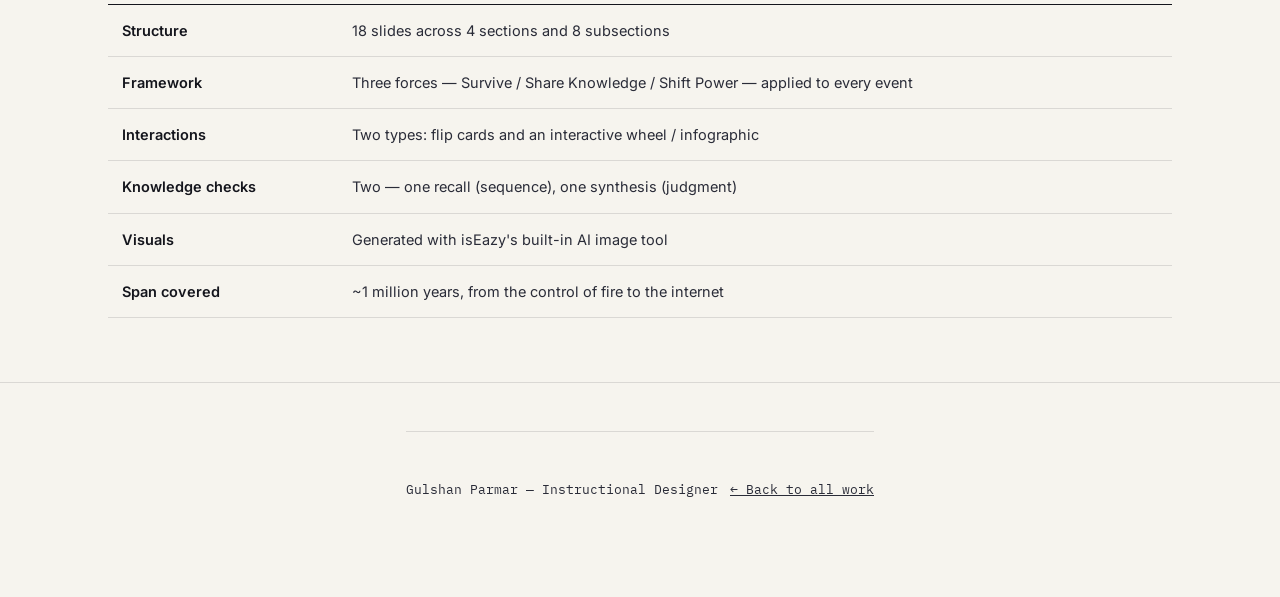
<file: case-study-critical-events.html>
<!DOCTYPE html>
<html lang="en">
<head>
<meta charset="UTF-8">
<meta name="viewport" content="width=device-width, initial-scale=1.0">
<title>Case Study — Critical Events in Human History | Gulshan Parmar</title>
<link rel="icon" type="image/svg+xml" href="favicon.svg">
<meta property="og:title" content="Critical Events in Human History — Case Study by Gulshan Parmar">
<meta property="og:description" content="An instructional design case study: teaching how a chain of breakthroughs built the modern world — built in isEazy Author.">
<meta property="og:type" content="article">
<meta name="twitter:card" content="summary_large_image">
<link rel="preconnect" href="https://fonts.googleapis.com">
<link href="https://fonts.googleapis.com/css2?family=Fraunces:opsz,wght@9..144,500;9..144,600&family=Inter:wght@400;500;600&family=IBM+Plex+Mono:wght@400;500&display=swap" rel="stylesheet">
<link rel="stylesheet" href="style.css">
<style>
  /* scoped styles for the embedded module — kept inline so no global CSS change is needed */
  .embed-wrap {
    position: relative;
    width: 100%;
    /* 16:9 responsive frame; iseazy modules are widescreen */
    aspect-ratio: 16 / 9;
    min-height: 420px;
    background: #0d1020;
    border-radius: 10px;
    overflow: hidden;
    box-shadow: 0 8px 30px rgba(20,21,28,0.12);
    border: 1px solid var(--line, #e2e0da);
  }
  .embed-wrap iframe {
    position: absolute;
    inset: 0;
    width: 100%;
    height: 100%;
    border: 0;
  }
  .embed-actions {
    display: flex;
    align-items: center;
    gap: 14px;
    margin-top: 16px;
    flex-wrap: wrap;
  }
  .embed-open {
    display: inline-flex;
    align-items: center;
    gap: 8px;
    font-family: "IBM Plex Mono", monospace;
    font-size: 13px;
    text-decoration: none;
    padding: 11px 18px;
    border-radius: 5px;
    background: linear-gradient(135deg, #f0a52e 0%, #e05a2e 100%);
    color: #1a1408;
    font-weight: 600;
    box-shadow: 0 4px 18px rgba(224,90,46,0.30);
  }
  .embed-note {
    font-family: "IBM Plex Mono", monospace;
    font-size: 12px;
    color: #5A5A6E;
  }
</style>
</head>
<body>

<nav class="nav">
  <div class="wrap">
    <a class="nav-mark" href="index.html">Gulshan Parmar</a>
    <ul class="nav-links">
      <li><a href="index.html#work">Work</a></li>
      <li><a href="index.html#about">About</a></li>
      <li><a href="index.html#contact">Contact</a></li>
    </ul>
    <a class="nav-cta" href="index.html">← All work</a>
    <button class="nav-burger" id="navBurger" aria-label="Open menu"><span></span><span></span><span></span></button>
  </div>
  <div class="wrap">
    <div class="nav-mobile-panel" id="navMobilePanel">
      <a href="index.html#work">Work</a>
      <a href="index.html#about">About</a>
      <a href="index.html#contact">Contact</a>
    </div>
  </div>
</nav>

<header class="cs-hero">
  <div class="wrap">
    <a class="back-link" href="index.html">← Back to all work</a>
    <span class="eyebrow">Case Study 03 · Authoring Tools</span>
    <h1>Critical Events in Human History</h1>

    <dl class="cs-meta">
      <div><dt>Audience</dt><dd>General learners, self-paced</dd></div>
      <div><dt>Format</dt><dd>Interactive module built in isEazy Author</dd></div>
      <div><dt>My Role</dt><dd>Instructional designer, scriptwriter, storyboard, tool build</dd></div>
      <div><dt>Status</dt><dd>Complete · 18 slides, 2 knowledge checks</dd></div>
    </dl>

    <div class="tools-row">
      <span class="tool-tag"><span class="dot"></span>isEazy Author — Authoring</span>
      <span class="tool-tag"><span class="dot"></span>isEazy AI — Image Generation</span>
      <span class="tool-tag"><span class="dot"></span>Quiz Interactions</span>
      <span class="tool-tag"><span class="dot"></span>Templates &amp; Custom Layouts</span>
    </div>
  </div>
</header>

<section class="section section-tight reveal">
  <div class="wrap">
    <div class="section-head">
      <span class="eyebrow">The Problem</span>
      <h2>History is usually taught as a list of dates to memorise.</h2>
      <p>That framing hides the more interesting truth: these events form a <em>chain</em> — the
      control of fire enabled bigger brains, brains enabled language, language enabled everything
      after. This module was designed to teach not just <em>what</em> happened, but <em>how each
      breakthrough made the next one possible</em> — and to leave the learner with a framework they
      can keep, rather than a timeline they'll forget. It covers 16 breakthroughs across roughly a
      million years, from the control of fire to the internet.</p>
    </div>
  </div>
</section>

<section class="section section-tight reveal">
  <div class="wrap">
    <div class="section-head">
      <span class="eyebrow">The Module</span>
      <h2>Experience it</h2>
      <p>Work through the module below, or open it full-screen for the best experience. It runs as a
      self-paced sequence: 18 slides across four sections, two interaction types (flip cards and an
      interactive wheel), and two knowledge checks.</p>
    </div>

    <div class="embed-wrap">
      <iframe src="https://iseazy.com/dl/cc123fcb69124f74b92da592181c813c" allowfullscreen title="Critical Events in Human History — interactive module"></iframe>
    </div>
    <div class="embed-actions">
      <a class="embed-open" href="https://iseazy.com/dl/cc123fcb69124f74b92da592181c813c" target="_blank" rel="noopener">Open module in full screen →</a>
      <span class="embed-note">Built &amp; hosted in isEazy Author</span>
    </div>
  </div>
</section>

<section class="section section-dark reveal">
  <div class="wrap">
    <div class="section-head">
      <span class="eyebrow">Design Rationale</span>
      <h2>Turning a list into a framework</h2>
    </div>
    <div class="rationale-grid">
      <div class="rationale-card">
        <span class="num">01</span>
        <h3>A framework, not a list</h3>
        <p>Every event is framed through one of three forces: did it help us <em>survive</em>,
        <em>share knowledge</em>, or <em>shift power</em>? Giving the learner this lens up front turns
        sixteen separate facts into one pattern they can actually retain.</p>
      </div>
      <div class="rationale-card">
        <span class="num">02</span>
        <h3>The compounding chain</h3>
        <p>Each screen connects explicitly to the next — a bigger brain sets up language, writing sets
        up formal education. This models causation over memorisation: the harder, more transferable
        cognitive skill.</p>
      </div>
      <div class="rationale-card">
        <span class="num">03</span>
        <h3>A check that asks for judgment</h3>
        <p>The module closes on a synthesis question with no single obvious answer, prompting the
        learner to <em>apply</em> the three-force framework rather than recall a fact. An earlier
        recall check confirms the sequence first.</p>
      </div>
    </div>
  </div>
</section>

<section class="section section-tight reveal">
  <div class="wrap">
    <div class="section-head">
      <span class="eyebrow">Working with the tool</span>
      <h2>Why this was built in an authoring tool</h2>
      <p>My first two case studies were hand-coded. This one was deliberately built in isEazy Author —
      an industry authoring platform — to demonstrate practical fluency with the kind of tools
      instructional designers use day to day. I adapted the platform's slide templates and layouts to
      fit the content's structure, generated supporting visuals with its built-in AI image tool, and
      built the knowledge checks with its quiz interactions — including extending the default
      three-option format to four where the design called for an additional distractor. The wider
      point for a hiring team: learning one authoring tool independently means onboarding onto another
      — Articulate, Captivate — is a short step, not a training cost.</p>
    </div>

    <div style="overflow-x:auto;">
      <table class="sb-table">
        <thead>
          <tr><th>Element</th><th>How it was built</th></tr>
        </thead>
        <tbody>
          <tr><td class="sb-screen">Structure</td><td>18 slides across 4 sections and 8 subsections</td></tr>
          <tr><td class="sb-screen">Framework</td><td>Three forces — Survive / Share Knowledge / Shift Power — applied to every event</td></tr>
          <tr><td class="sb-screen">Interactions</td><td>Two types: flip cards and an interactive wheel / infographic</td></tr>
          <tr><td class="sb-screen">Knowledge checks</td><td>Two — one recall (sequence), one synthesis (judgment)</td></tr>
          <tr><td class="sb-screen">Visuals</td><td>Generated with isEazy's built-in AI image tool</td></tr>
          <tr><td class="sb-screen">Span covered</td><td>~1 million years, from the control of fire to the internet</td></tr>
        </tbody>
      </table>
    </div>
  </div>
</section>

<footer class="footer">
  <div class="wrap footer">
    <span>Gulshan Parmar — Instructional Designer</span>
    <a href="index.html">← Back to all work</a>
  </div>
</footer>

<script src="script.js"></script>
</body>
</html>
</file>
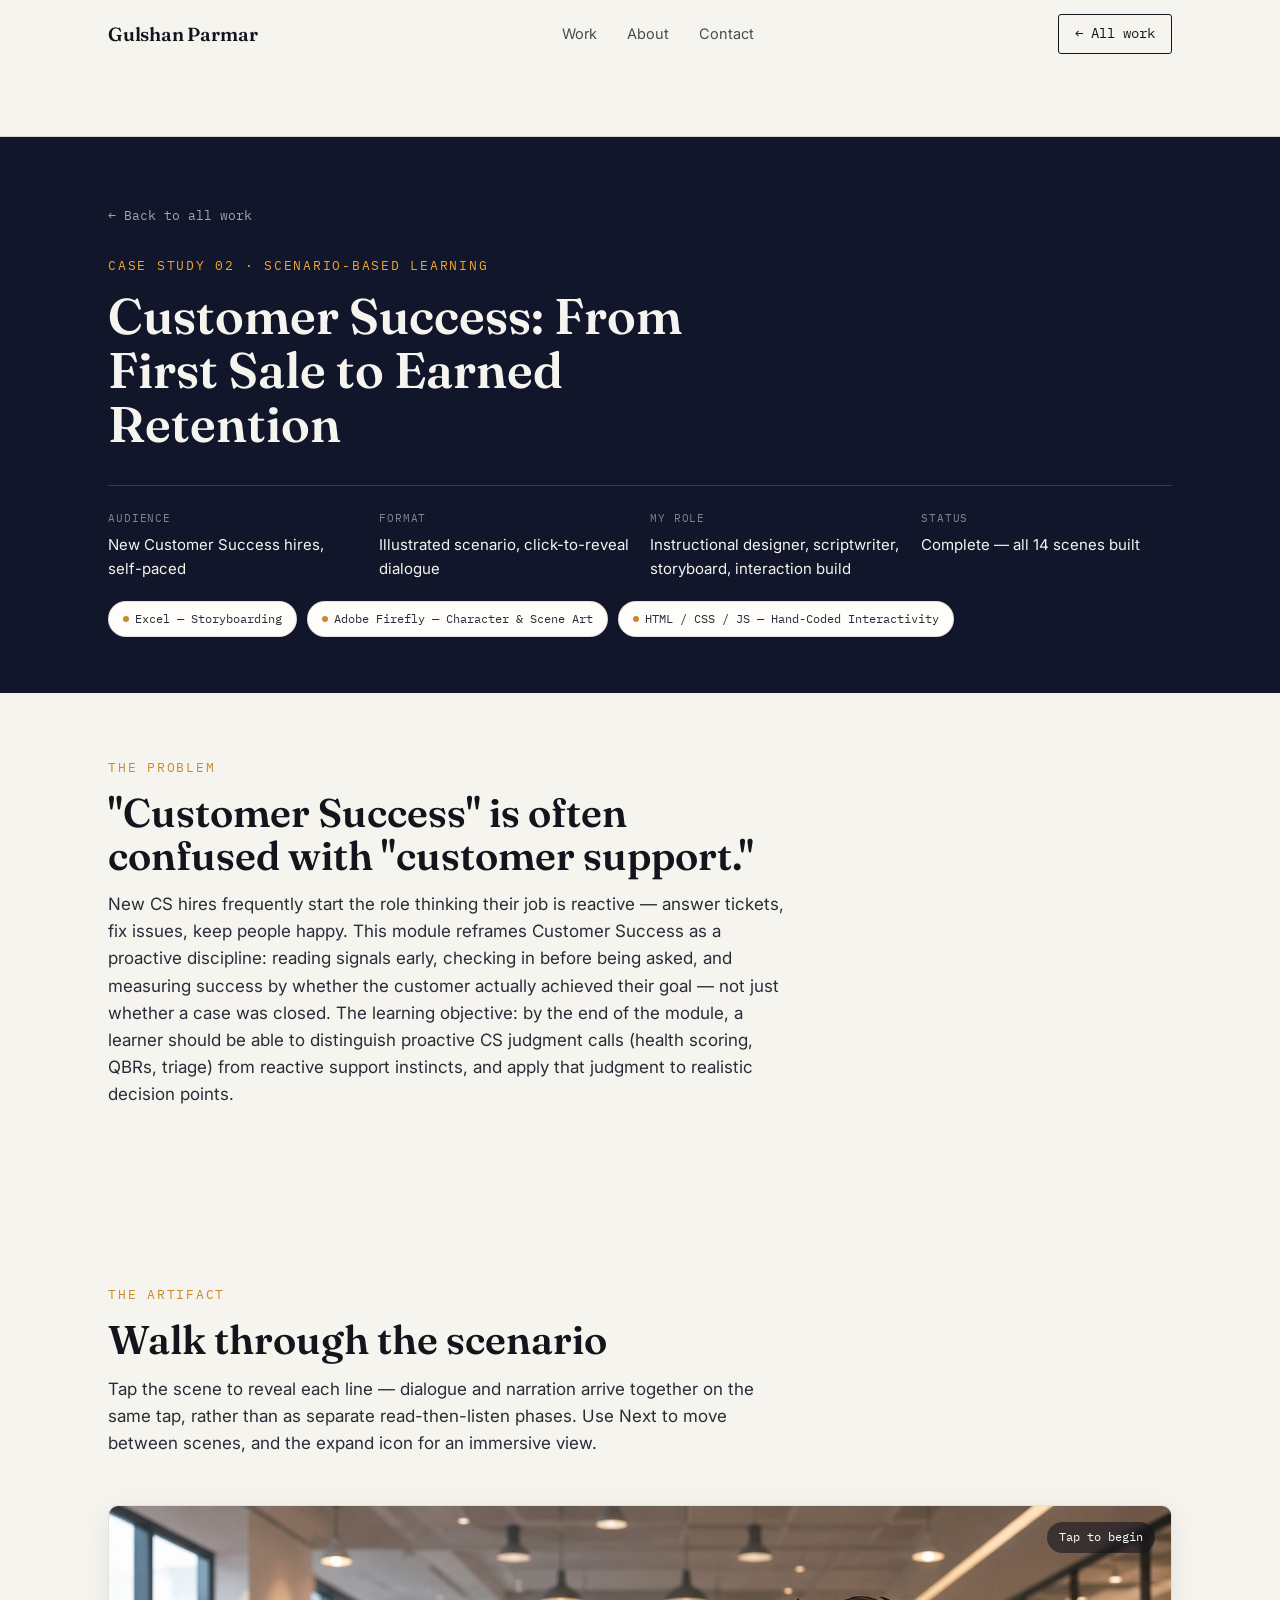
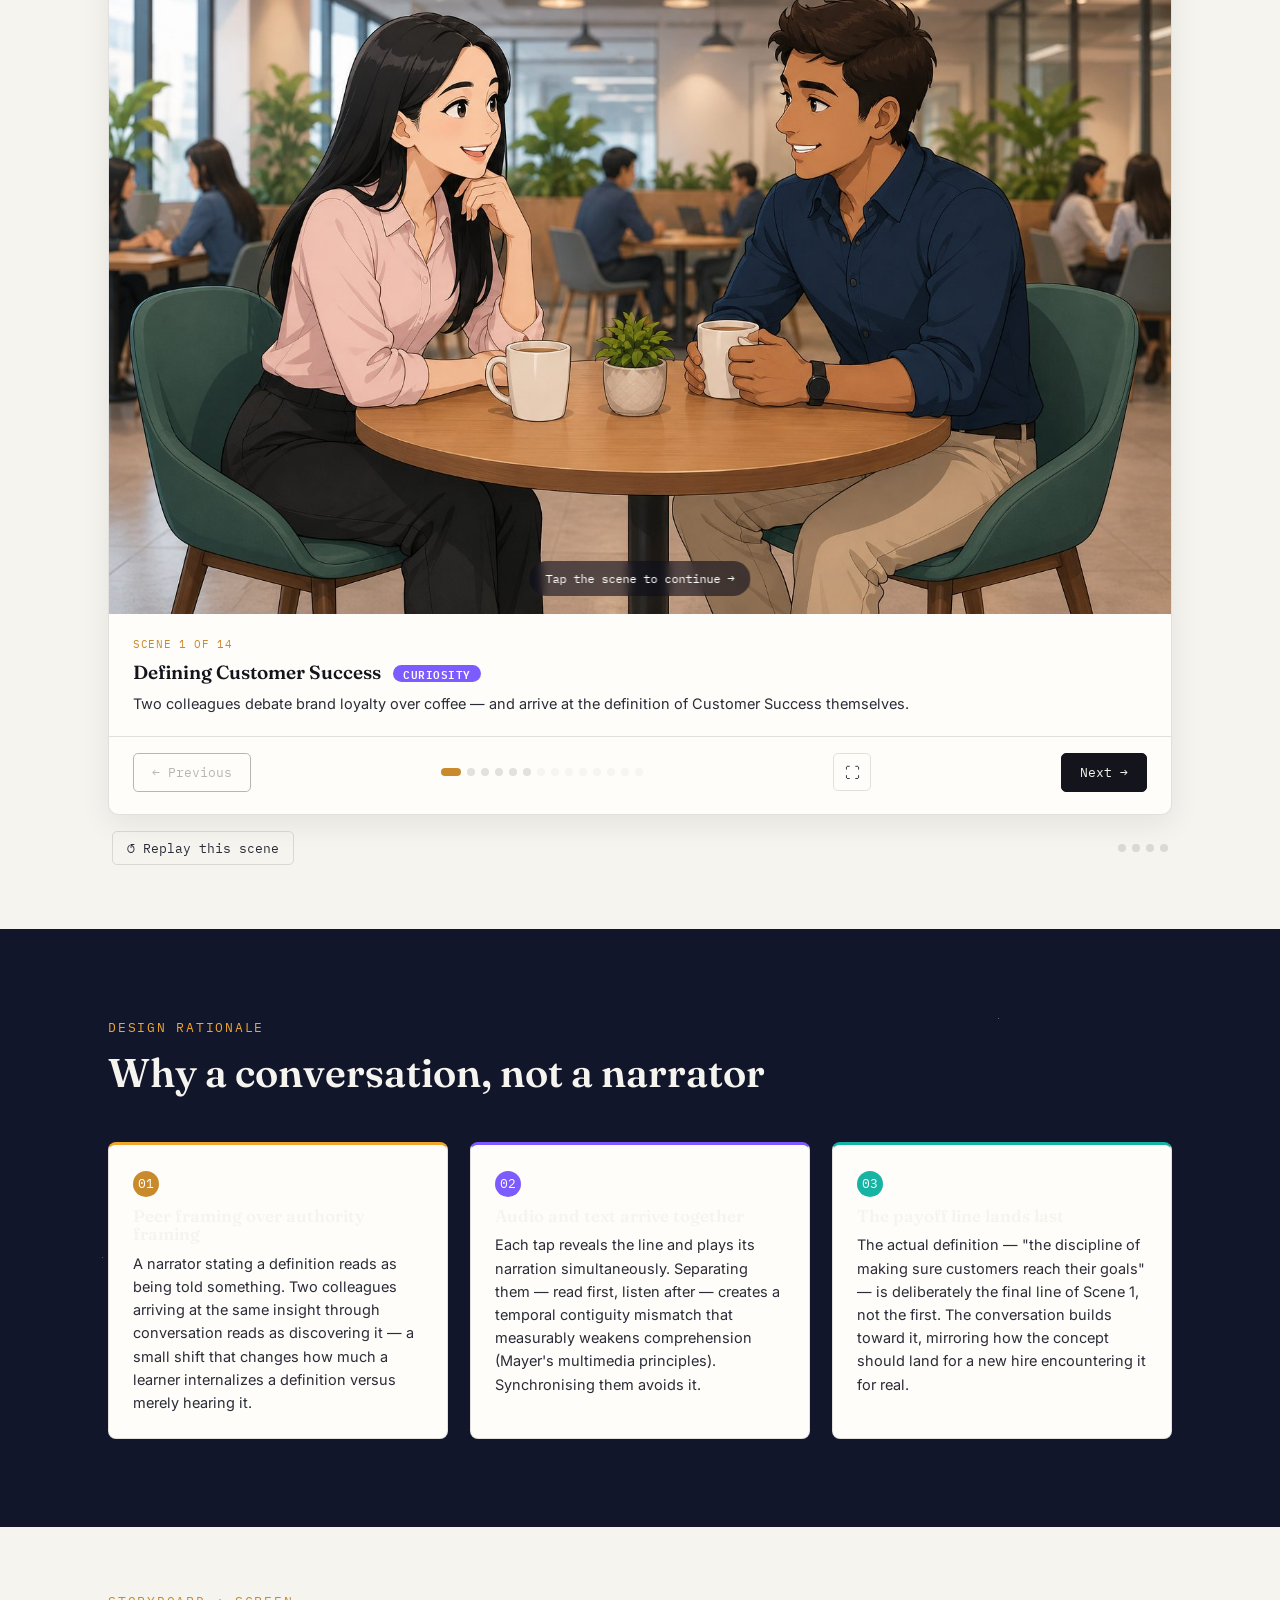
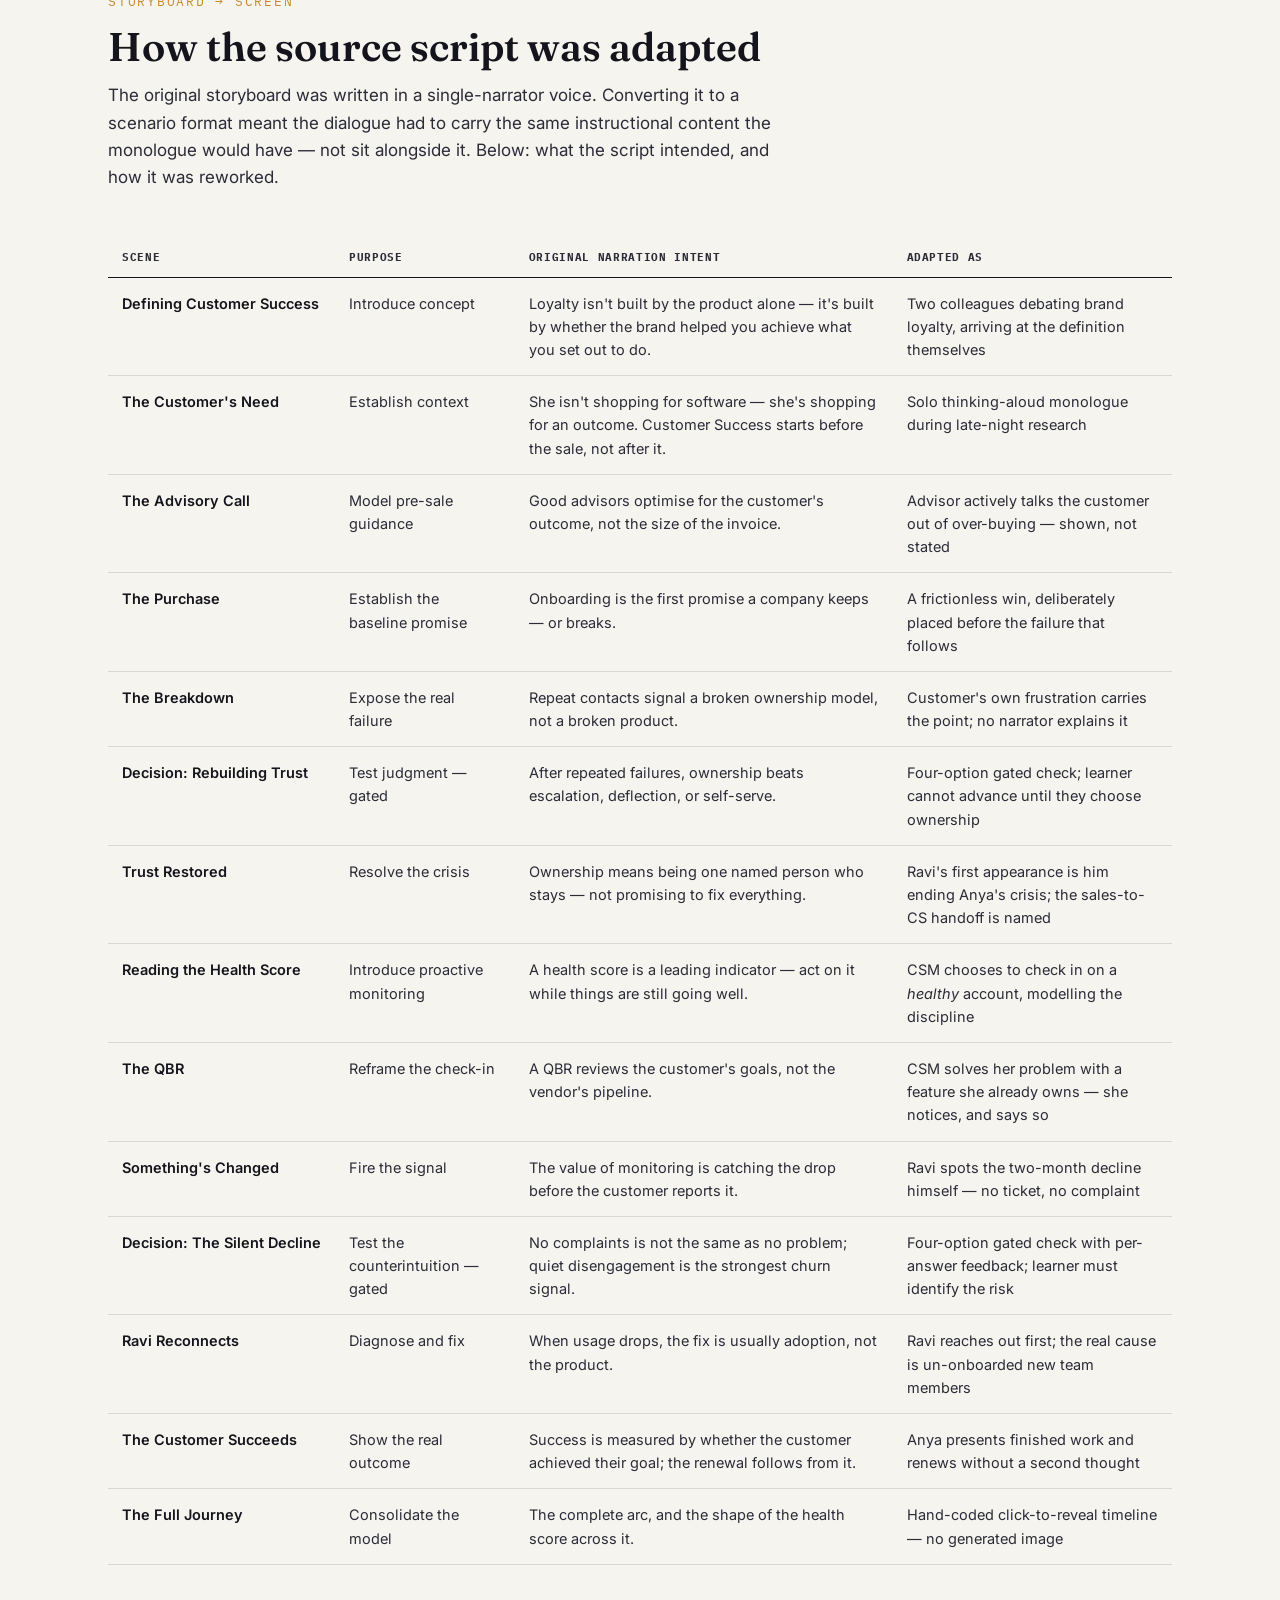
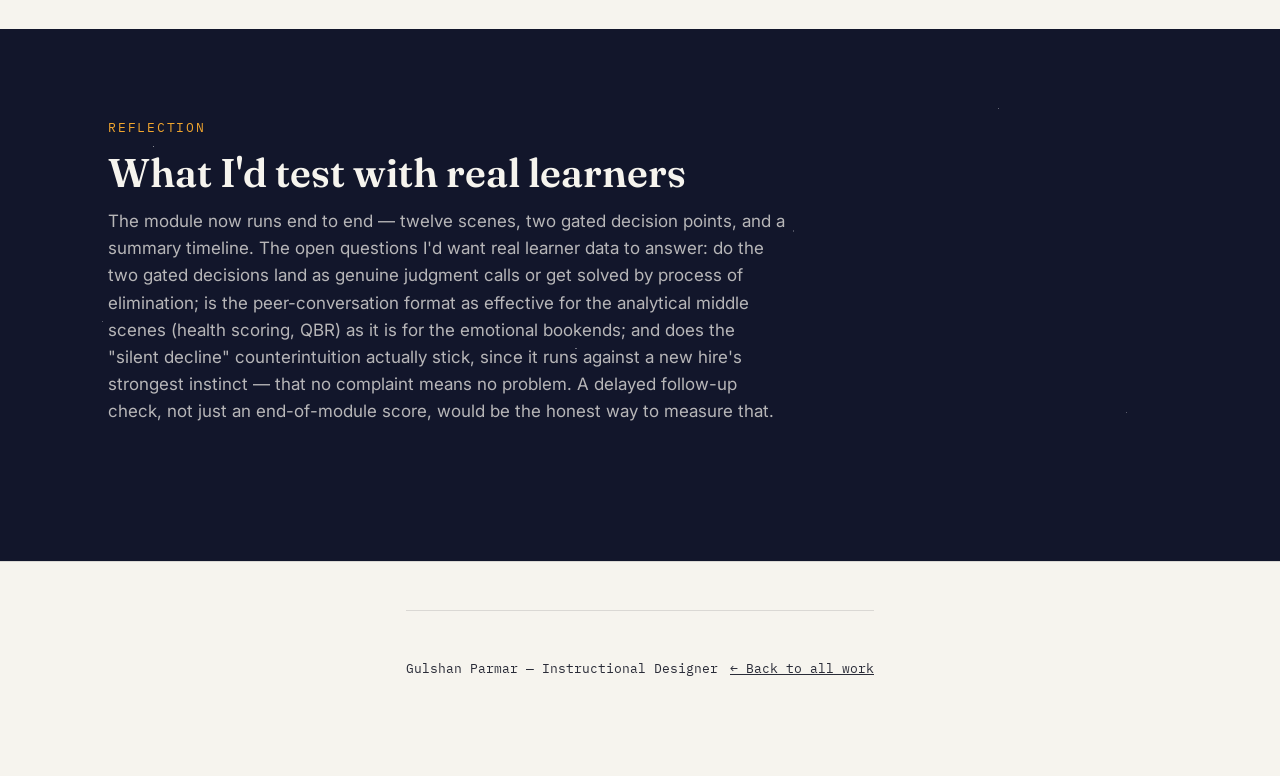
<file: case-study-customer-success.html>
<!DOCTYPE html>
<html lang="en">
<head>
<meta charset="UTF-8">
<meta name="viewport" content="width=device-width, initial-scale=1.0">
<title>Case Study — Customer Success | Gulshan Parmar</title>
<link rel="icon" type="image/svg+xml" href="favicon.svg">
<meta property="og:title" content="Customer Success — Case Study by Gulshan Parmar">
<meta property="og:description" content="An instructional design case study on Customer Success: from first sale to earned retention.">
<meta property="og:image" content="images/cs-slide1.jpg">
<meta property="og:type" content="article">
<meta name="twitter:card" content="summary_large_image">
<link rel="preconnect" href="https://fonts.googleapis.com">
<link href="https://fonts.googleapis.com/css2?family=Fraunces:opsz,wght@9..144,500;9..144,600&family=Inter:wght@400;500;600&family=IBM+Plex+Mono:wght@400;500&display=swap" rel="stylesheet">
<link rel="stylesheet" href="style.css">
</head>
<body>

<nav class="nav">
  <div class="wrap">
    <a class="nav-mark" href="index.html">Gulshan Parmar</a>
    <ul class="nav-links">
      <li><a href="index.html#work">Work</a></li>
      <li><a href="index.html#about">About</a></li>
      <li><a href="index.html#contact">Contact</a></li>
    </ul>
    <a class="nav-cta" href="index.html">← All work</a>
    <button class="nav-burger" id="navBurger" aria-label="Open menu"><span></span><span></span><span></span></button>
  </div>
  <div class="wrap">
    <div class="nav-mobile-panel" id="navMobilePanel">
      <a href="index.html#work">Work</a>
      <a href="index.html#about">About</a>
      <a href="index.html#contact">Contact</a>
    </div>
  </div>
</nav>

<header class="cs-hero">
  <div class="wrap">
    <a class="back-link" href="index.html">← Back to all work</a>
    <span class="eyebrow">Case Study 02 · Scenario-Based Learning</span>
    <h1>Customer Success: From First Sale to Earned Retention</h1>

    <dl class="cs-meta">
      <div><dt>Audience</dt><dd>New Customer Success hires, self-paced</dd></div>
      <div><dt>Format</dt><dd>Illustrated scenario, click-to-reveal dialogue</dd></div>
      <div><dt>My Role</dt><dd>Instructional designer, scriptwriter, storyboard, interaction build</dd></div>
      <div><dt>Status</dt><dd>Complete — all 14 scenes built</dd></div>
    </dl>

    <div class="tools-row">
      <span class="tool-tag"><span class="dot"></span>Excel — Storyboarding</span>
      <span class="tool-tag"><span class="dot"></span>Adobe Firefly — Character &amp; Scene Art</span>
      <span class="tool-tag"><span class="dot"></span>HTML / CSS / JS — Hand-Coded Interactivity</span>
    </div>
  </div>
</header>

<section class="section section-tight reveal">
  <div class="wrap">
    <div class="section-head">
      <span class="eyebrow">The Problem</span>
      <h2>"Customer Success" is often confused with "customer support."</h2>
      <p>New CS hires frequently start the role thinking their job is reactive — answer tickets, fix
      issues, keep people happy. This module reframes Customer Success as a proactive discipline:
      reading signals early, checking in before being asked, and measuring success by whether the
      customer actually achieved their goal — not just whether a case was closed. The learning
      objective: by the end of the module, a learner should be able to distinguish proactive CS
      judgment calls (health scoring, QBRs, triage) from reactive support instincts, and apply that
      judgment to realistic decision points.</p>
    </div>
  </div>
</section>

<section class="section section-tight reveal">
  <div class="wrap">
    <div class="section-head">
      <span class="eyebrow">The Artifact</span>
      <h2>Walk through the scenario</h2>
      <p>Tap the scene to reveal each line — dialogue and narration arrive together on the same tap,
      rather than as separate read-then-listen phases. Use Next to move between scenes, and the expand
      icon for an immersive view.</p>
    </div>

    <div class="slideshow" id="csShow">
      <div class="dscene" id="dscene">
        <img id="dsceneImg" src="images/cs-slide1.jpg" alt="Two colleagues chatting over coffee in a corporate cafeteria">
        <div class="dscene-progress" id="dsceneProgress">Tap to begin</div>
        <div class="dscene-hint" id="dsceneHint">Tap the scene to continue →</div>
      </div>
      <div class="slide-info" id="csSlideInfo">
        <div class="slide-progress" id="csSlideProgress">Scene 1 of 2</div>
        <h3>
          <span id="csSlideTitle"></span>
          <span class="slide-emotion" id="csSlideEmotion"></span>
        </h3>
        <p id="csSlideContext"></p>
      </div>
      <div class="slide-controls">
        <button class="slide-btn ghost" id="csPrev">← Previous</button>
        <div class="slide-dots" id="csDots"></div>
        <button class="slide-expand-btn" id="csExpand" aria-label="Toggle immersive view" data-tip="Fullscreen">⛶</button>
        <button class="slide-btn" id="csNext">Next →</button>
      </div>
    </div>

    <div class="dscene-controls">
      <button class="dscene-replay" id="dsceneReplay">↺ Replay this scene</button>
      <div class="dscene-dots" id="dsceneDots"></div>
    </div>
  </div>
</section>

<section class="section section-dark reveal">
  <div class="wrap">
    <div class="section-head">
      <span class="eyebrow">Design Rationale</span>
      <h2>Why a conversation, not a narrator</h2>
    </div>
    <div class="rationale-grid">
      <div class="rationale-card">
        <span class="num">01</span>
        <h3>Peer framing over authority framing</h3>
        <p>A narrator stating a definition reads as being told something. Two colleagues arriving at
        the same insight through conversation reads as discovering it — a small shift that changes how
        much a learner internalizes a definition versus merely hearing it.</p>
      </div>
      <div class="rationale-card">
        <span class="num">02</span>
        <h3>Audio and text arrive together</h3>
        <p>Each tap reveals the line and plays its narration simultaneously. Separating them — read
        first, listen after — creates a temporal contiguity mismatch that measurably weakens
        comprehension (Mayer's multimedia principles). Synchronising them avoids it.</p>
      </div>
      <div class="rationale-card">
        <span class="num">03</span>
        <h3>The payoff line lands last</h3>
        <p>The actual definition — "the discipline of making sure customers reach their goals" — is
        deliberately the final line of Scene 1, not the first. The conversation builds toward it,
        mirroring how the concept should land for a new hire encountering it for real.</p>
      </div>
    </div>
  </div>
</section>

<section class="section section-tight reveal">
  <div class="wrap">
    <div class="section-head">
      <span class="eyebrow">Storyboard → Screen</span>
      <h2>How the source script was adapted</h2>
      <p>The original storyboard was written in a single-narrator voice. Converting it to a scenario
      format meant the dialogue had to carry the same instructional content the monologue would have —
      not sit alongside it. Below: what the script intended, and how it was reworked.</p>
    </div>

    <div style="overflow-x:auto;">
      <table class="sb-table">
        <thead>
          <tr><th>Scene</th><th>Purpose</th><th>Original narration intent</th><th>Adapted as</th></tr>
        </thead>
        <tbody>
          <tr>
            <td class="sb-screen">Defining Customer Success</td>
            <td>Introduce concept</td>
            <td>Loyalty isn't built by the product alone — it's built by whether the brand helped you achieve what you set out to do.</td>
            <td>Two colleagues debating brand loyalty, arriving at the definition themselves</td>
          </tr>
          <tr>
            <td class="sb-screen">The Customer's Need</td>
            <td>Establish context</td>
            <td>She isn't shopping for software — she's shopping for an outcome. Customer Success starts before the sale, not after it.</td>
            <td>Solo thinking-aloud monologue during late-night research</td>
          </tr>
          <tr>
            <td class="sb-screen">The Advisory Call</td>
            <td>Model pre-sale guidance</td>
            <td>Good advisors optimise for the customer's outcome, not the size of the invoice.</td>
            <td>Advisor actively talks the customer out of over-buying — shown, not stated</td>
          </tr>
          <tr>
            <td class="sb-screen">The Purchase</td>
            <td>Establish the baseline promise</td>
            <td>Onboarding is the first promise a company keeps — or breaks.</td>
            <td>A frictionless win, deliberately placed before the failure that follows</td>
          </tr>
          <tr>
            <td class="sb-screen">The Breakdown</td>
            <td>Expose the real failure</td>
            <td>Repeat contacts signal a broken ownership model, not a broken product.</td>
            <td>Customer's own frustration carries the point; no narrator explains it</td>
          </tr>
          <tr>
            <td class="sb-screen">Decision: Rebuilding Trust</td>
            <td>Test judgment — gated</td>
            <td>After repeated failures, ownership beats escalation, deflection, or self-serve.</td>
            <td>Four-option gated check; learner cannot advance until they choose ownership</td>
          </tr>
          <tr>
            <td class="sb-screen">Trust Restored</td>
            <td>Resolve the crisis</td>
            <td>Ownership means being one named person who stays — not promising to fix everything.</td>
            <td>Ravi's first appearance is him ending Anya's crisis; the sales-to-CS handoff is named</td>
          </tr>
          <tr>
            <td class="sb-screen">Reading the Health Score</td>
            <td>Introduce proactive monitoring</td>
            <td>A health score is a leading indicator — act on it while things are still going well.</td>
            <td>CSM chooses to check in on a <em>healthy</em> account, modelling the discipline</td>
          </tr>
          <tr>
            <td class="sb-screen">The QBR</td>
            <td>Reframe the check-in</td>
            <td>A QBR reviews the customer's goals, not the vendor's pipeline.</td>
            <td>CSM solves her problem with a feature she already owns — she notices, and says so</td>
          </tr>
          <tr>
            <td class="sb-screen">Something's Changed</td>
            <td>Fire the signal</td>
            <td>The value of monitoring is catching the drop before the customer reports it.</td>
            <td>Ravi spots the two-month decline himself — no ticket, no complaint</td>
          </tr>
          <tr>
            <td class="sb-screen">Decision: The Silent Decline</td>
            <td>Test the counterintuition — gated</td>
            <td>No complaints is not the same as no problem; quiet disengagement is the strongest churn signal.</td>
            <td>Four-option gated check with per-answer feedback; learner must identify the risk</td>
          </tr>
          <tr>
            <td class="sb-screen">Ravi Reconnects</td>
            <td>Diagnose and fix</td>
            <td>When usage drops, the fix is usually adoption, not the product.</td>
            <td>Ravi reaches out first; the real cause is un-onboarded new team members</td>
          </tr>
          <tr>
            <td class="sb-screen">The Customer Succeeds</td>
            <td>Show the real outcome</td>
            <td>Success is measured by whether the customer achieved their goal; the renewal follows from it.</td>
            <td>Anya presents finished work and renews without a second thought</td>
          </tr>
          <tr>
            <td class="sb-screen">The Full Journey</td>
            <td>Consolidate the model</td>
            <td>The complete arc, and the shape of the health score across it.</td>
            <td>Hand-coded click-to-reveal timeline — no generated image</td>
          </tr>
        </tbody>
      </table>
    </div>
  </div>
</section>

<section class="section section-dark reveal">
  <div class="wrap">
    <div class="section-head">
      <span class="eyebrow">Reflection</span>
      <h2>What I'd test with real learners</h2>
      <p>The module now runs end to end — twelve scenes, two gated decision points, and a summary
      timeline. The open questions I'd want real learner data to answer: do the two gated decisions
      land as genuine judgment calls or get solved by process of elimination; is the peer-conversation
      format as effective for the analytical middle scenes (health scoring, QBR) as it is for the
      emotional bookends; and does the "silent decline" counterintuition actually stick, since it runs
      against a new hire's strongest instinct — that no complaint means no problem. A delayed follow-up
      check, not just an end-of-module score, would be the honest way to measure that.</p>
    </div>
  </div>
</section>

<footer class="footer">
  <div class="wrap footer">
    <span>Gulshan Parmar — Instructional Designer</span>
    <a href="index.html">← Back to all work</a>
  </div>
</footer>

<script src="script.js"></script>
</body>
</html>
</file>
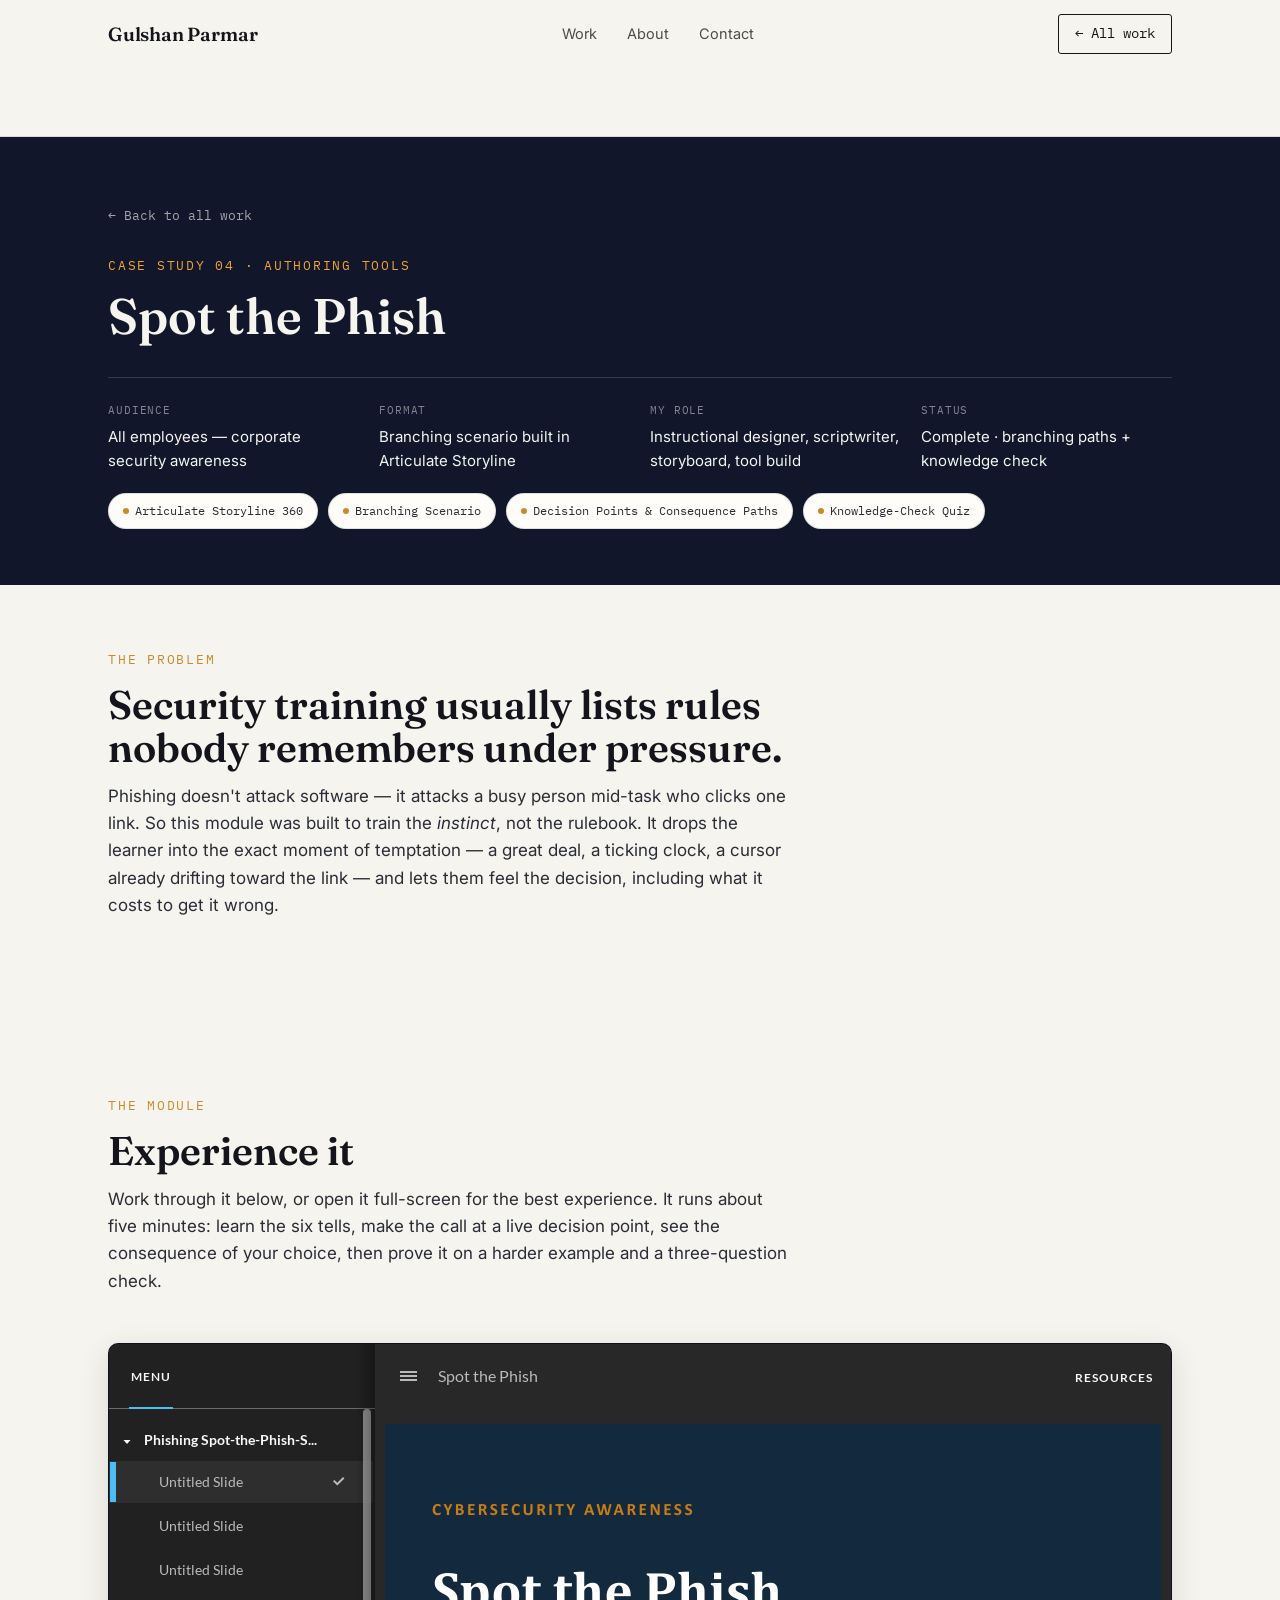
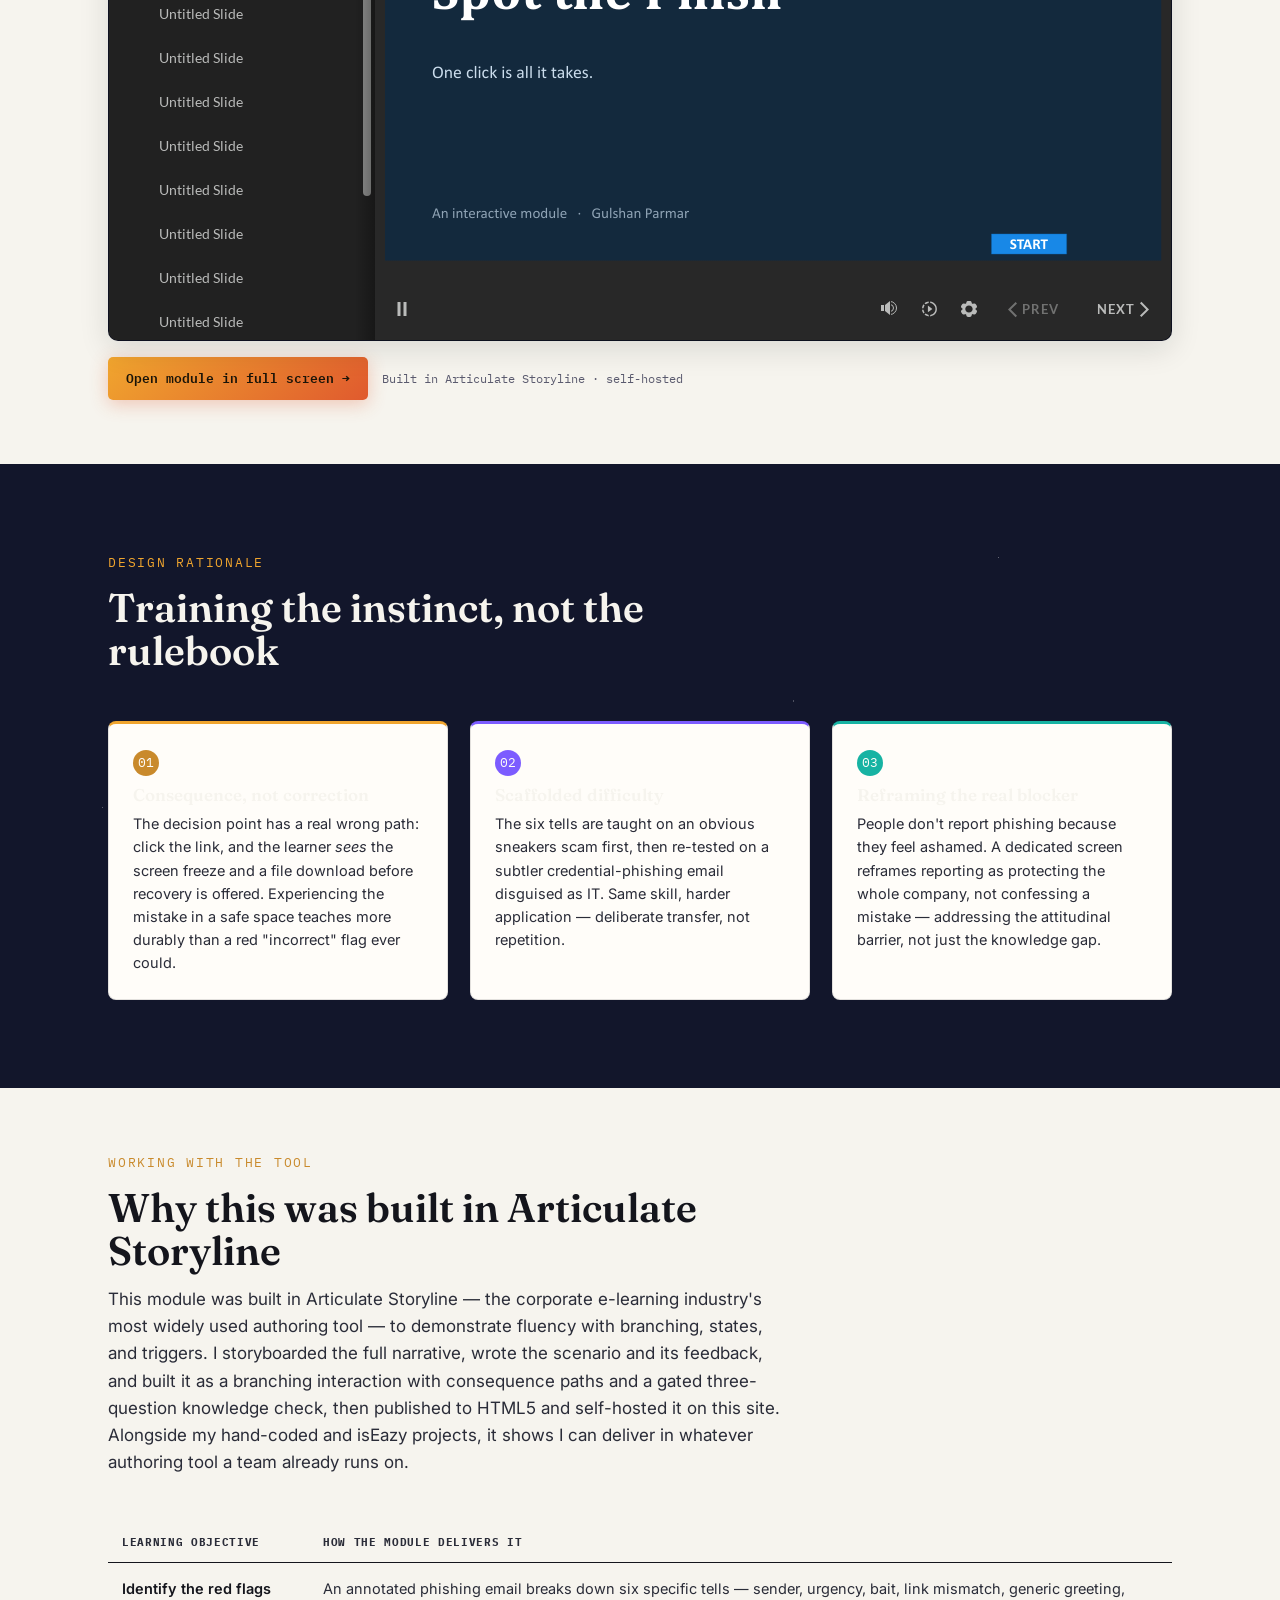
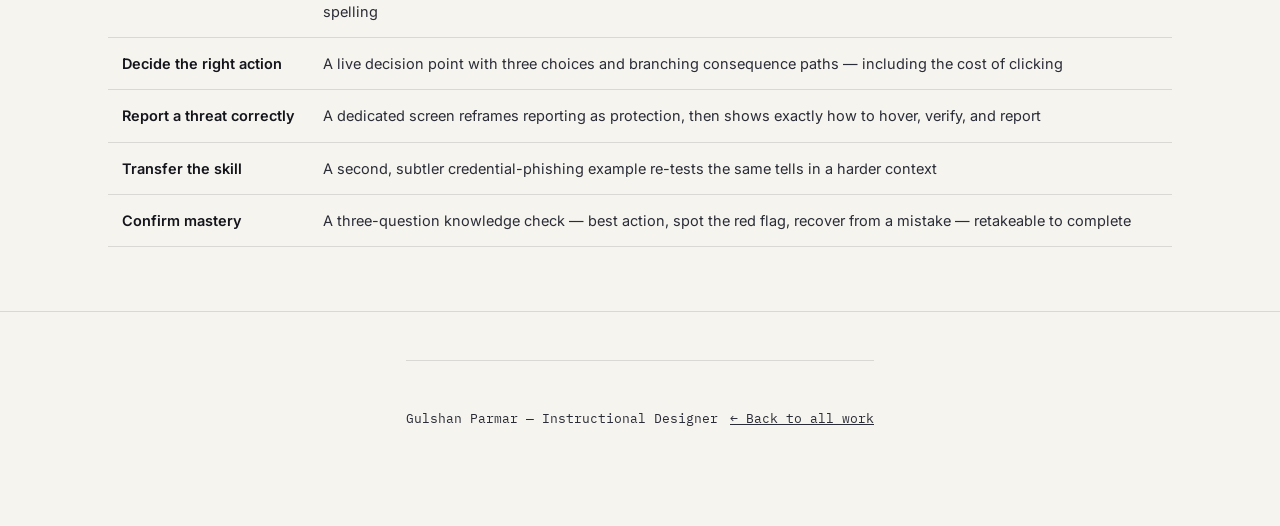
<file: case-study-phishing.html>
<!DOCTYPE html>
<html lang="en">
<head>
<meta charset="UTF-8">
<meta name="viewport" content="width=device-width, initial-scale=1.0">
<title>Case Study — Spot the Phish | Gulshan Parmar</title>
<link rel="icon" type="image/svg+xml" href="favicon.svg">
<meta property="og:title" content="Spot the Phish — Case Study by Gulshan Parmar">
<meta property="og:description" content="An instructional design case study: a branching phishing-awareness scenario that trains instinct, not rules — built in Articulate Storyline.">
<meta property="og:type" content="article">
<meta name="twitter:card" content="summary_large_image">
<link rel="preconnect" href="https://fonts.googleapis.com">
<link href="https://fonts.googleapis.com/css2?family=Fraunces:opsz,wght@9..144,500;9..144,600&family=Inter:wght@400;500;600&family=IBM+Plex+Mono:wght@400;500&display=swap" rel="stylesheet">
<link rel="stylesheet" href="style.css">
<style>
  /* scoped styles for the embedded module — inline so no global CSS change is needed */
  .embed-wrap {
    position: relative;
    width: 100%;
    aspect-ratio: 16 / 9;
    min-height: 440px;
    background: #0d1020;
    border-radius: 10px;
    overflow: hidden;
    box-shadow: 0 8px 30px rgba(20,21,28,0.12);
    border: 1px solid var(--line, #e2e0da);
  }
  .embed-wrap iframe {
    position: absolute;
    inset: 0;
    width: 100%;
    height: 100%;
    border: 0;
  }
  .embed-actions {
    display: flex;
    align-items: center;
    gap: 14px;
    margin-top: 16px;
    flex-wrap: wrap;
  }
  .embed-open {
    display: inline-flex;
    align-items: center;
    gap: 8px;
    font-family: "IBM Plex Mono", monospace;
    font-size: 13px;
    text-decoration: none;
    padding: 11px 18px;
    border-radius: 5px;
    background: linear-gradient(135deg, #f0a52e 0%, #e05a2e 100%);
    color: #1a1408;
    font-weight: 600;
    box-shadow: 0 4px 18px rgba(224,90,46,0.30);
  }
  .embed-note {
    font-family: "IBM Plex Mono", monospace;
    font-size: 12px;
    color: #5A5A6E;
  }
</style>
</head>
<body>

<nav class="nav">
  <div class="wrap">
    <a class="nav-mark" href="index.html">Gulshan Parmar</a>
    <ul class="nav-links">
      <li><a href="index.html#work">Work</a></li>
      <li><a href="index.html#about">About</a></li>
      <li><a href="index.html#contact">Contact</a></li>
    </ul>
    <a class="nav-cta" href="index.html">← All work</a>
    <button class="nav-burger" id="navBurger" aria-label="Open menu"><span></span><span></span><span></span></button>
  </div>
  <div class="wrap">
    <div class="nav-mobile-panel" id="navMobilePanel">
      <a href="index.html#work">Work</a>
      <a href="index.html#about">About</a>
      <a href="index.html#contact">Contact</a>
    </div>
  </div>
</nav>

<header class="cs-hero">
  <div class="wrap">
    <a class="back-link" href="index.html">← Back to all work</a>
    <span class="eyebrow">Case Study 04 · Authoring Tools</span>
    <h1>Spot the Phish</h1>

    <dl class="cs-meta">
      <div><dt>Audience</dt><dd>All employees — corporate security awareness</dd></div>
      <div><dt>Format</dt><dd>Branching scenario built in Articulate Storyline</dd></div>
      <div><dt>My Role</dt><dd>Instructional designer, scriptwriter, storyboard, tool build</dd></div>
      <div><dt>Status</dt><dd>Complete · branching paths + knowledge check</dd></div>
    </dl>

    <div class="tools-row">
      <span class="tool-tag"><span class="dot"></span>Articulate Storyline 360</span>
      <span class="tool-tag"><span class="dot"></span>Branching Scenario</span>
      <span class="tool-tag"><span class="dot"></span>Decision Points &amp; Consequence Paths</span>
      <span class="tool-tag"><span class="dot"></span>Knowledge-Check Quiz</span>
    </div>
  </div>
</header>

<section class="section section-tight reveal">
  <div class="wrap">
    <div class="section-head">
      <span class="eyebrow">The Problem</span>
      <h2>Security training usually lists rules nobody remembers under pressure.</h2>
      <p>Phishing doesn't attack software — it attacks a busy person mid-task who clicks one link. So
      this module was built to train the <em>instinct</em>, not the rulebook. It drops the learner into
      the exact moment of temptation — a great deal, a ticking clock, a cursor already drifting toward
      the link — and lets them feel the decision, including what it costs to get it wrong.</p>
    </div>
  </div>
</section>

<section class="section section-tight reveal">
  <div class="wrap">
    <div class="section-head">
      <span class="eyebrow">The Module</span>
      <h2>Experience it</h2>
      <p>Work through it below, or open it full-screen for the best experience. It runs about five
      minutes: learn the six tells, make the call at a live decision point, see the consequence of
      your choice, then prove it on a harder example and a three-question check.</p>
    </div>

    <div class="embed-wrap">
      <iframe src="phishing/spot-the-phish/story.html" allowfullscreen title="Spot the Phish — interactive Storyline module"></iframe>
    </div>
    <div class="embed-actions">
      <a class="embed-open" href="phishing/spot-the-phish/story.html" target="_blank" rel="noopener">Open module in full screen →</a>
      <span class="embed-note">Built in Articulate Storyline · self-hosted</span>
    </div>
  </div>
</section>

<section class="section section-dark reveal">
  <div class="wrap">
    <div class="section-head">
      <span class="eyebrow">Design Rationale</span>
      <h2>Training the instinct, not the rulebook</h2>
    </div>
    <div class="rationale-grid">
      <div class="rationale-card">
        <span class="num">01</span>
        <h3>Consequence, not correction</h3>
        <p>The decision point has a real wrong path: click the link, and the learner <em>sees</em> the
        screen freeze and a file download before recovery is offered. Experiencing the mistake in a
        safe space teaches more durably than a red "incorrect" flag ever could.</p>
      </div>
      <div class="rationale-card">
        <span class="num">02</span>
        <h3>Scaffolded difficulty</h3>
        <p>The six tells are taught on an obvious sneakers scam first, then re-tested on a subtler
        credential-phishing email disguised as IT. Same skill, harder application — deliberate transfer,
        not repetition.</p>
      </div>
      <div class="rationale-card">
        <span class="num">03</span>
        <h3>Reframing the real blocker</h3>
        <p>People don't report phishing because they feel ashamed. A dedicated screen reframes reporting
        as protecting the whole company, not confessing a mistake — addressing the attitudinal barrier,
        not just the knowledge gap.</p>
      </div>
    </div>
  </div>
</section>

<section class="section section-tight reveal">
  <div class="wrap">
    <div class="section-head">
      <span class="eyebrow">Working with the tool</span>
      <h2>Why this was built in Articulate Storyline</h2>
      <p>This module was built in Articulate Storyline — the corporate e-learning industry's most widely
      used authoring tool — to demonstrate fluency with branching, states, and triggers. I storyboarded
      the full narrative, wrote the scenario and its feedback, and built it as a branching interaction
      with consequence paths and a gated three-question knowledge check, then published to HTML5 and
      self-hosted it on this site. Alongside my hand-coded and isEazy projects, it shows I can deliver
      in whatever authoring tool a team already runs on.</p>
    </div>

    <div style="overflow-x:auto;">
      <table class="sb-table">
        <thead>
          <tr><th>Learning objective</th><th>How the module delivers it</th></tr>
        </thead>
        <tbody>
          <tr><td class="sb-screen">Identify the red flags</td><td>An annotated phishing email breaks down six specific tells — sender, urgency, bait, link mismatch, generic greeting, spelling</td></tr>
          <tr><td class="sb-screen">Decide the right action</td><td>A live decision point with three choices and branching consequence paths — including the cost of clicking</td></tr>
          <tr><td class="sb-screen">Report a threat correctly</td><td>A dedicated screen reframes reporting as protection, then shows exactly how to hover, verify, and report</td></tr>
          <tr><td class="sb-screen">Transfer the skill</td><td>A second, subtler credential-phishing example re-tests the same tells in a harder context</td></tr>
          <tr><td class="sb-screen">Confirm mastery</td><td>A three-question knowledge check — best action, spot the red flag, recover from a mistake — retakeable to complete</td></tr>
        </tbody>
      </table>
    </div>
  </div>
</section>

<footer class="footer">
  <div class="wrap footer">
    <span>Gulshan Parmar — Instructional Designer</span>
    <a href="index.html">← Back to all work</a>
  </div>
</footer>

<script src="script.js"></script>
</body>
</html>
</file>
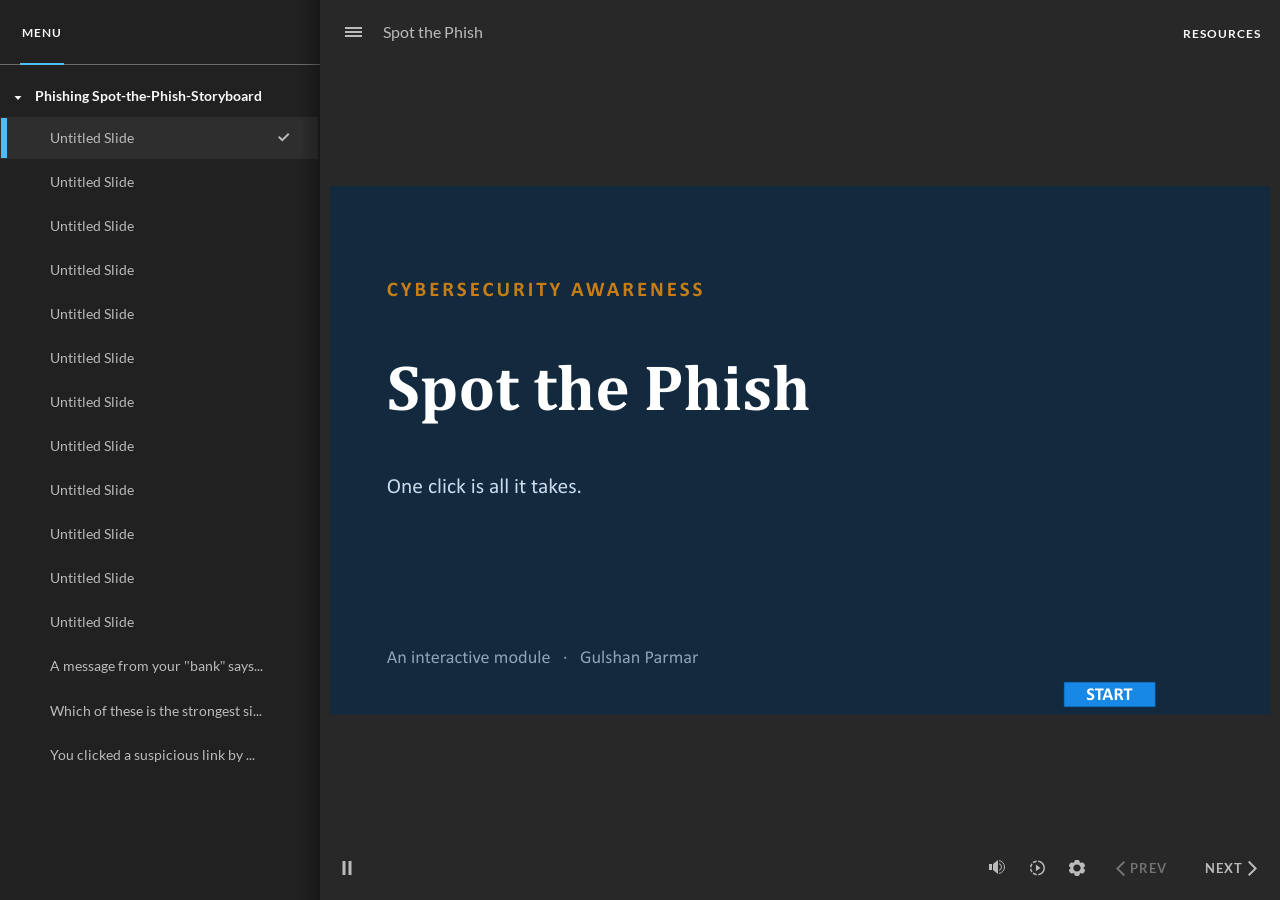
<file: phishing/spot-the-phish/story.html>
﻿<!doctype html>
<html lang="en-US">
<head>
  <meta charset="utf-8">
  <!-- Created using Storyline 360 x64 - http://www.articulate.com  -->
  <!-- version: 3.122.37526.0 -->
  <title>Spot the Phish</title>
  <meta http-equiv="x-ua-compatible" content="IE=edge"/>
  <meta name="viewport" content="width=device-width,initial-scale=1,user-scalable=no,shrink-to-fit=no,minimal-ui"/>
  <meta name="apple-mobile-web-app-capable" content="yes"/>
  <style>
    html, body { height: 100%; padding: 0; margin: 0 }
    #app { height: 100%; width: 100%; }
  </style>

  <script>
    window.DS = {};
    window.globals = {
      DATA_PATH_BASE: '',
      HAS_FRAME: true,
      HAS_SLIDE: true,

      lmsPresent: false,
      tinCanPresent: false,
      cmi5Present: false,
      aoSupport: false,
      scale: 'Scaled',
      captureRc: false,
      browserSize: 'optimal',
      bgColor: '#282828',
      features: 'DropInBase,JsInteractions,LoadPromiseUpgrade,Localization,LocalizationImage,MediaPromiseUpgrade,PlayerMemoryEnhancements,ResumePromiseUpgrade,SlideLevelScale',
      themeName: 'unified',
      preloaderColor: '#FFFFFF',
      suppressAnalytics: false,
      productChannel: 'stable',
      publishSource: 'storyline',
      aid: 'aid|e6556de9-3996-545d-973c-7026afbfead9',
      cid: 'dd2068d2-34a8-4b35-9725-9a3767f74c4c',
      playerVersion: '3.122.37526.0',
      publishTimestamp: '2026-07-28T08:42:07.6644508Z',
      maxIosVideoElements: 10,
      connectionSettings: { message: 'You%20are%20offline.%20Trying%20to%20reconnect...', useDarkTheme: false, mode: 'disabled' },
      hasFeature: function(feature) {
        return this.features.split(',').includes(feature);
      },
      
      parseParams: function(qs) {
        if (window.globals.parsedParams != null) {
          return window.globals.parsedParams;
        }
        qs = (qs || window.location.search.substr(1)).split('+').join(' ');
        var params = {},
            tokens,
            re = /[?&]?([^=]+)=([^&]*)/g;

        while (tokens = re.exec(qs)) {
          params[decodeURIComponent(tokens[1]).trim()] =
            decodeURIComponent(tokens[2]).trim();
        }
        window.globals.parsedParams = params;
        return params;
      }

    };

    if (window.flagsUnderTest != null) {
      window.globals.features = window.flagsUnderTest.reduce((accum, feature) => {
        if (!accum.includes(feature)) {
          accum.push(feature);
        }
        return accum;
      }, window.globals.features.split(',')).join();
    }
  </script>
  <script>
    var isIe11 = ('ActiveXObject' in window || window.MSBlobBuilder != null)
      && window.msCrypto != null && !window.ActiveXObject;
    if (isIe11) {
      window.globals.unsupportedBrowser = true;
      document.write(atob('[base64]'));
    }
  </script>

  <script>
    if (window.globals.hasFeature('Localization')) {
      
      
    }
  </script>

  
  
  <script>window.THREE = { };</script>
  
</head>
<body style="background: #282828" class="cs-HTML theme-unified">
  <!-- 360 -->
  <script>!function(){var e,i=/iPhone/i,o=/iPod/i,n=/iPad/i,t=/\biOS-universal(?:.+)Mac\b/i,r=/\bAndroid(?:.+)Mobile\b/i,a=/Android/i,d=/(?:SD4930UR|\bSilk(?:.+)Mobile\b)/i,p=/Silk/i,l=/Windows Phone/i,u=/\bWindows(?:.+)ARM\b/i,b=/BlackBerry/i,s=/BB10/i,c=/Opera Mini/i,f=/\b(CriOS|Chrome)(?:.+)Mobile/i,h=/Mobile(?:.+)Firefox\b/i,v=function(e){return void 0!==e&&"MacIntel"===e.platform&&"number"==typeof e.maxTouchPoints&&e.maxTouchPoints>1&&"undefined"==typeof MSStream};e=function(e){var m={userAgent:"",platform:"",maxTouchPoints:0};e||"undefined"==typeof navigator?"string"==typeof e?m.userAgent=e:e&&e.userAgent&&(m={userAgent:e.userAgent,platform:e.platform,maxTouchPoints:e.maxTouchPoints||0}):m={userAgent:navigator.userAgent,platform:navigator.platform,maxTouchPoints:navigator.maxTouchPoints||0};var g=m.userAgent,y=g.split("[FBAN");void 0!==y[1]&&(g=y[0]),void 0!==(y=g.split("Twitter"))[1]&&(g=y[0]);var A=function(e){return function(i){return i.test(e)}}(g),w={apple:{phone:A(i)&&!A(l),ipod:A(o),tablet:!A(i)&&(A(n)||v(m))&&!A(l),universal:A(t),device:(A(i)||A(o)||A(n)||A(t)||v(m))&&!A(l)},amazon:{phone:A(d),tablet:!A(d)&&A(p),device:A(d)||A(p)},android:{phone:!A(l)&&A(d)||!A(l)&&A(r),tablet:!A(l)&&!A(d)&&!A(r)&&(A(p)||A(a)),device:!A(l)&&(A(d)||A(p)||A(r)||A(a))||A(/\bokhttp\b/i)},windows:{phone:A(l),tablet:A(u),device:A(l)||A(u)},other:{blackberry:A(b),blackberry10:A(s),opera:A(c),firefox:A(h),chrome:A(f),device:A(b)||A(s)||A(c)||A(h)||A(f)},any:!1,phone:!1,tablet:!1};return w.any=w.apple.device||w.android.device||w.windows.device||w.other.device,w.phone=w.apple.phone||w.android.phone||w.windows.phone,w.tablet=w.apple.tablet||w.android.tablet||w.windows.tablet,w}(),"object"==typeof exports&&"undefined"!=typeof module?module.exports=e:"function"==typeof define&&define.amd?define((function(){return e})):this.isMobile=e}();
    window.isMobile.apple.tablet = window.isMobile.apple.tablet ||
      (navigator.platform === 'MacIntel' && navigator.maxTouchPoints > 1);
    window.isMobile.apple.device = window.isMobile.apple.device || window.isMobile.apple.tablet;
    window.isMobile.tablet = window.isMobile.tablet || window.isMobile.apple.tablet;
    window.isMobile.any = window.isMobile.any || window.isMobile.apple.tablet;
  </script>

  <div id="focus-sink" tabindex="-1"></div>

  <div id="preso"></div>
  <script>
    (function() {

      var classTypes = [ 'desktop', 'mobile', 'phone', 'tablet' ];

      var addDeviceClasses = function(prefix, testObj) {
        var curr, i;
        for (i = 0; i < classTypes.length; i++) {
          curr = classTypes[i];
          if (testObj[curr]) {
            document.body.classList.add(prefix + curr);
          }
        }
      };

      var params = window.globals.parseParams(),
          isDevicePreview = params.devicepreview === '1',
          isPhoneOverride = params.deviceType === 'phone' || (isDevicePreview && params.phone == '1'),
          isTabletOverride = (params.deviceType === 'tablet' || isDevicePreview) && !isPhoneOverride,
          isMobileOverride = isPhoneOverride || isTabletOverride;

      var deviceView = {
        desktop: !window.isMobile.any && !isMobileOverride,
        mobile: window.isMobile.any || isMobileOverride,
        phone: isPhoneOverride || (window.isMobile.phone && !isTabletOverride),
        tablet: isTabletOverride || window.isMobile.tablet
      };

      window.globals.deviceView = deviceView;
      window.isMobile.desktop = !window.isMobile.any;
      window.isMobile.mobile = window.isMobile.any;

      addDeviceClasses('view-', deviceView);

    })();
  </script>
  
  <script src='story_content/triggers.js' type=text/javascript></script>
<script src='story_content/user.js' type=text/javascript></script>
  <div class="slide-loader"></div>

  <script>
    var doc = document, loader = doc.body.querySelector('.slide-loader'); [ 1, 2, 3 ].forEach(function(n) { var d = doc.createElement('div'); d.style.backgroundColor = window.globals.preloaderColor; d.classList.add('mobile-loader-dot'); d.classList.add('dot' + n); loader.appendChild(d); });
  </script>

  <div class="mobile-load-title-overlay" style="display: none">
    <div class="mobile-load-title">Spot the Phish</div>
  </div>

  <div class="mobile-chrome-warning"></div>

  
<style>
  .warn-connection-dialog {
    display: none;
    background: transparent;
    pointer-events: all;
    position: fixed;
    left: 0;
    top: 0;
    width: 100%;
    height: 100%;
    z-index: 999;
  }

  .warn-connection-content {
    pointer-events: all;
    border-radius: 4px;
    background: white;
    border: 1px solid #E7E7E7;
    color: #333333;
    box-shadow: 0 2px 4px rgba(0, 0, 0, 0.25);
    transition: all 150ms ease-out;
    position: absolute;
    white-space: nowrap;
  }

  .view-phone.is-landscape .warn-connection-content {
    left: 23px;
    bottom: 23px;
  }

  .view-tablet.is-landscape .warn-connection-content {
    left: 50%;
    top: 20px;
    transform: translateX(-50%);
  }

  .view-mobile.is-portrait .warn-connection-content {
    transform: translate(-50%, calc(-100% - 15px));
  }

  .warn-connection-content p {
    display: inline-block;
    margin: 0 8px 0 0;
    line-height: 33px;
    font-size: 11px;
  }

  .warn-connection-content svg {
    position: relative;
    vertical-align: middle;
    margin: 0 2px 2px 8px;
  }

  .view-desktop .warn-connection-content {
    left: 1.5em;
    bottom: 1.5em;
  }

  .view-desktop .warn-connection-content p {
    font-size: 1.1em;
  }

  .is-offline .warn-connection-dialog {
    display: block;
  }

  .is-offline .cs-panel * {
    pointer-events: none !important;
  }

  .is-offline .cs-panel {
    pointer-events: all !important;
  }

  .is-offline #nav-controls * {
    pointer-events: none !important;
  }

  .is-offline #nav-controls {
    pointer-events: all !important;
  }
</style>

<div class="warn-connection-dialog" role="alertdialog" aria-modal="true" tabindex="0" aria-labelledby="warn-connection-message">
  <div class="warn-connection-content">
    <svg width="17" height="15" viewBox="0 0 17 15" xmlns="http://www.w3.org/2000/svg">
      <path fill="#8F0000" stroke="white" d="M16.07,12.98 L15.88,12.23 L9.51,1.21 C8.97,0.26,7.6,0.26,7.06,1.21 L0.69,12.23 C0.15,13.16,0.81,14.36,1.91,14.36 H14.65 C15.47,14.36,16.05,13.7,16.07,12.98 Z"/>
      <path fill="white" stroke="white" d="M8.58,5.5 C8.35,5.28,8.5,5.35,8.21,5.32 C8.09,5.35,7.97,5.49,7.96,5.67 C7.97,5.79,7.98,5.92,7.98,6.04 L7.98,6.04 C7.99,6.17,8,6.31,8.01,6.43 L8.01,6.44 C8.03,6.92,8.06,7.41,8.09,7.9 L8.09,7.9 C8.12,8.39,8.14,8.88,8.17,9.37 C8.17,9.39,8.18,9.42,8.2,9.44 C8.23,9.46,8.25,9.47,8.28,9.47 C8.31,9.47,8.34,9.46,8.35,9.44 C8.37,9.43,8.38,9.4,8.39,9.35 L8.39,9.34 C8.39,9.24,8.4,9.15,8.4,9.05 L8.4,9.05 C8.41,8.96,8.41,8.86,8.42,8.75 C8.43,8.44,8.45,8.12,8.47,7.81 L8.47,7.81 C8.49,7.49,8.51,7.18,8.53,6.87 C8.55,6.46,8.56,6.05,8.59,5.64 L8.6,5.62 C8.6,5.57,8.59,5.53,8.58,5.5 L8.21,5.32 Z"/>
      <circle fill="white" stroke="white" cx="8.3" cy="11.35" r="0.3"/>
    </svg>
    <p id="warn-connection-message">You are offline. Trying to reconnect...</p>
  </div>
</div>

<script>
  (function() {
    window.DS.connection = {
      warningShown: false,
      assets: {},
      loadingAssetGroup: false,
      retryDelay: 500
    };

    var connectionSettings = window.globals.connectionSettings || {};

    var useConnectionMessages = window.AbortController != null &&
      window.location.protocol != 'file:' &&
      connectionSettings.mode === 'normal';

    window.DS.connection.useConnectionMessages = useConnectionMessages;

    var assetCount = 0;
    var checkLoadedId;


    if (useConnectionMessages && connectionSettings != null) {
      var contentEl = document.querySelector('.warn-connection-content');
      var messageEl = contentEl.querySelector('p');

      if (connectionSettings.useDarkTheme) {
        contentEl.style.borderColor = '#BABBBA';
        contentEl.style.backgroundColor = '#282828';
        contentEl.style.color = '#FFFFFF';
      }

      if (connectionSettings.message != null) {
        messageEl.textContent = window.decodeURIComponent(connectionSettings.message);
      }
    }

    function checkAssetsReady() {
      for (var i in DS.connection.assets) {
        if (!DS.connection.assets[i].success) {
          return false;
        }
      }
      return true;
    }

    function stopAssetGroup() {
      if (!useConnectionMessages) { return; }

      assetCount = 0;

      DS.connection.oldAssetGroup = DS.connection.assets;
      DS.connection.assets = {};
      DS.connection.loadingAssetGroup = false;
      clearInterval(checkLoadedId);
    }

    function startAssetGroup() {
      if (!useConnectionMessages) { return; }
      var ticks = 0;
      clearInterval(checkLoadedId);
      checkLoadedId = setInterval(function() {
        var loaded = 0;
        if (assetCount === 0 && loaded === 0) {
          clearInterval(checkLoadedId);
          return;
        }

        for (var i in DS.connection.assets) {
          if (DS.connection.assets[i].success) {
            loaded++;
          }
        }

        if (assetCount === loaded && checkAssetsReady()) {
          for (var i in DS.connection.assets) {
            if (DS.connection.assets[i].action) {
              DS.connection.assets[i].action();
            }
          }
          hideWarning();
          stopAssetGroup();
        }
      }, 100)
    }

    function requiredAsset(url, action, retry, type) {
      if (!useConnectionMessages) { return; }
      if (DS.connection.assets[url]) { return; }

      DS.connection.assets[url] = {
        success: false, action: action, retry: retry, type: type
      };
      assetCount = Object.keys(DS.connection.assets).length;
      if (!DS.connection.loadingAssetGroup) {
        startAssetGroup();
      }
      DS.connection.loadingAssetGroup = true;
    }

    function assetLoaded(url) {
      if (!useConnectionMessages) { return; }
      if (DS.connection.assets[url]) {
        DS.connection.assets[url].success = true;
      }
    }

    function assetFailed(url) {
      if (!useConnectionMessages) { return; }
      if (!DS.connection.assets[url]) {
        if (/\.js$/.test(url) && url.indexOf('transcripts') === -1) {
          setTimeout(function() {
            if (DS.connection.lastSlideLoaded != null) {
              DS.connection.lastSlideLoaded();
            }
          }, DS.connection.retryDelay);
        }
        return;
      }
      if (!DS.connection.warningShown) { showWarning(); }
      if (DS.connection.assets[url].retry) {
        setTimeout(function() {
          if (!DS.connection.assets[url].success) {
            DS.connection.assets[url].retry()
          }
        }, DS.connection.retryDelay);
      }
    }

    function hideWarning() {
      document.body.classList.remove('is-offline');
      DS.connection.warningShown = false;
      enableKeys();
    }
    DS.connection.hideWarning = hideWarning

    function showWarning(btn) {
      document.body.classList.add('is-offline')
      DS.connection.warningShown = true;
      updateWarningPosition();
      disableKeys();
    }

    function updateWarningPosition() {
      if (!DS.connection.warningShown) {
        return;
      }

      var isPortrait = document.body.classList.contains('is-portrait');
      var isMobile = document.body.classList.contains('view-mobile');
      var warningEl = document.querySelector('.warn-connection-content');

      if (isPortrait && isMobile) {
        var slide = document.querySelector('.primary-slide');
        var slideRect = slide != null
          ? slide.getBoundingClientRect()
          : { top: window.innerHeight, left: 0, width: window.innerWidth };

        warningEl.style.top = `${slideRect.top}px`
        warningEl.style.left = `${slideRect.left + slideRect.width / 2}px`
      } else {
        warningEl.style.top = null;
        warningEl.style.left = null;
      }

      window.requestAnimationFrame(updateWarningPosition);
    }

    function onDisableKeyDown(e) {
      e.preventDefault();
      e.stopImmediatePropagation();
    }

    function onDisableKeyUp(e) {
      e.preventDefault();
      e.stopImmediatePropagation();
    }

    var accStyle = document.createElement('style');
    var warnDialogEl = document.querySelector('.warn-connection-dialog');

    function disableKeys() {
      if (DS.views && DS.views.nsStack && DS.views.nsStack.length === 1) {
        DS.views.nsStack[0].tabReachable = false
        DS.views.nsStack[0].updateTabIndex(true);
      }

      accStyle.innerHTML = '.acc-shadow-dom { display: none; }';
      document.body.appendChild(accStyle);

      warnDialogEl.parentNode.append(warnDialogEl);
      warnDialogEl.focus();
    }

    function enableKeys() {
      accStyle.remove();
      if (DS.views && DS.views.nsStack && DS.views.nsStack.length === 1 && DS.views.nsStack[0].name === '_frame') {
        DS.views.nsStack[0].tabReachable = true;
        DS.views.nsStack[0].updateTabIndex();
      }
    }

    // these will all be noops if the feature flag isn't set in
    // the data and `window.globals.features`
    DS.connection.requiredAsset = requiredAsset;
    DS.connection.assetLoaded = assetLoaded;
    DS.connection.assetFailed = assetFailed;
    DS.connection.stopAssetGroup = stopAssetGroup;
    DS.connection.startAssetGroup = startAssetGroup;
  })();
</script>


  <script>
    
    if (window.autoSpider && window.vInterfaceObject) {
      document.querySelector('.mobile-load-title-overlay').style.display = 'none';
    }
  </script>

  

  <link rel="stylesheet" href="html5/data/css/output.min.css" data-noprefix/>
</body>
<script src="html5/lib/scripts/bootstrapper.min.js"></script>
</html>
</file>
<file: style.css>
/* ============================================================
   DESIGN TOKENS
   Palette: Ink (near-black), Parchment (warm light), Sunfire (amber accent),
   Deep Space (indigo, dark sections)
   Signature motif: "Deep Time Compression" — a thin scale bar that
   literalizes turning 13.8 billion years into a 5-minute learning moment.
   ============================================================ */
:root {
  --ink: #14151c;
  --ink-soft: #2a2c38;
  --parchment: #f6f4ee;
  --parchment-dim: #ece8dd;
  --paper: #fffdf9;
  --space: #1c2340;
  --space-deep: #12162b;
  --sunfire: #f0a52e;
  --sunfire-dim: #c98a2c;
  --ember: #e05a2e;
  --coral: #ff6b5b;
  --violet: #7c5cff;
  --teal: #17b3a3;
  --line: rgba(20, 21, 28, 0.12);
  --line-dark: rgba(246, 244, 238, 0.16);

  --display: "Fraunces", "Cambria", Georgia, serif;
  --body: "Inter", "Calibri", Arial, sans-serif;
  --mono: "IBM Plex Mono", "Courier New", monospace;

  --max: 1120px;
}

@media (prefers-reduced-motion: reduce) {
  * { animation-duration: 0.001ms !important; animation-iteration-count: 1 !important; transition-duration: 0.001ms !important; }
}

* { box-sizing: border-box; }
html { scroll-behavior: smooth; }
body {
  margin: 0;
  background: var(--parchment);
  color: var(--ink);
  font-family: var(--body);
  font-size: 17px;
  line-height: 1.6;
  -webkit-font-smoothing: antialiased;
}

img, video { max-width: 100%; display: block; }

a { color: inherit; }

.wrap {
  max-width: var(--max);
  margin: 0 auto;
  padding: 0 28px;
}

h1, h2, h3 {
  font-family: var(--display);
  font-weight: 600;
  line-height: 1.08;
  margin: 0;
}

.eyebrow {
  font-family: var(--mono);
  font-size: 12.5px;
  letter-spacing: 0.14em;
  text-transform: uppercase;
  color: var(--sunfire-dim);
  display: block;
  margin-bottom: 14px;
}

:focus-visible {
  outline: 2.5px solid var(--sunfire);
  outline-offset: 3px;
}

/* ---------- NAV ---------- */
.nav {
  position: sticky;
  top: 0;
  z-index: 40;
  background: rgba(246, 244, 238, 0.92);
  backdrop-filter: blur(8px);
  border-bottom: 1px solid var(--line);
}
.nav .wrap {
  display: flex;
  align-items: center;
  justify-content: space-between;
  height: 68px;
}
.nav-mark {
  font-family: var(--display);
  font-weight: 600;
  font-size: 19px;
  text-decoration: none;
  letter-spacing: -0.01em;
}
.nav-links {
  display: flex;
  gap: 30px;
  list-style: none;
  margin: 0;
  padding: 0;
  font-size: 14.5px;
}
.nav-links a { text-decoration: none; opacity: 0.75; }
.nav-links a:hover { opacity: 1; }
.nav-cta {
  border: 1.5px solid var(--ink);
  padding: 8px 16px;
  border-radius: 3px;
  font-size: 13.5px;
  text-decoration: none;
  font-family: var(--mono);
}
.nav-burger {
  display: none;
  flex-direction: column;
  gap: 4px;
  background: none;
  border: none;
  cursor: pointer;
  padding: 8px;
}
.nav-burger span { width: 20px; height: 2px; background: var(--ink); border-radius: 2px; }
.nav-mobile-panel {
  display: none;
  flex-direction: column;
  gap: 2px;
  padding: 10px 0 18px;
  border-bottom: 1px solid var(--line);
}
.nav-mobile-panel.open { display: flex; }
.nav-mobile-panel a {
  padding: 12px 4px;
  text-decoration: none;
  color: var(--ink);
  font-size: 15px;
  border-bottom: 1px solid var(--line);
}
.nav-mobile-panel a:last-child { border-bottom: none; }

@media (max-width: 860px) {
  .nav-links, .nav-cta { display: none; }
  .nav-burger { display: flex; }
}

/* ---------- BUTTONS ---------- */
.btn {
  display: inline-flex;
  align-items: center;
  gap: 8px;
  font-family: var(--mono);
  font-size: 13.5px;
  letter-spacing: 0.02em;
  text-decoration: none;
  padding: 13px 22px;
  border-radius: 4px;
  border: 1.5px solid currentColor;
  transition: transform 0.15s ease, box-shadow 0.15s ease, background 0.15s ease;
}
.btn:hover { transform: translateY(-1px); }
.btn-solid {
  background: linear-gradient(135deg, var(--sunfire) 0%, var(--ember) 100%);
  color: #1a1408;
  border: none;
  font-weight: 600;
  box-shadow: 0 4px 18px rgba(224,90,46,0.35);
}
.btn-solid:hover { box-shadow: 0 6px 26px rgba(224,90,46,0.5); transform: translateY(-2px); }
.btn-ghost { color: var(--ink); }
.btn-ghost:hover { background: rgba(20,21,28,0.04); }

/* ---------- HERO ---------- */
.hero {
  padding: 110px 0 80px;
  position: relative;
  overflow: hidden;
}
.hero::before {
  content: "";
  position: absolute;
  top: -180px;
  right: -160px;
  width: 480px;
  height: 480px;
  background: radial-gradient(circle, rgba(240,165,46,0.35) 0%, rgba(124,92,255,0.18) 45%, transparent 70%);
  border-radius: 50%;
  filter: blur(10px);
  pointer-events: none;
  z-index: 0;
  animation: orbDrift 18s ease-in-out infinite alternate;
}
.hero::after {
  content: "";
  position: absolute;
  bottom: -140px;
  left: -120px;
  width: 380px;
  height: 380px;
  background: radial-gradient(circle, rgba(23,179,163,0.18) 0%, rgba(224,90,46,0.12) 50%, transparent 72%);
  border-radius: 50%;
  filter: blur(14px);
  pointer-events: none;
  z-index: 0;
  animation: orbDrift 22s ease-in-out infinite alternate-reverse;
}
@keyframes orbDrift {
  from { transform: translate(0, 0) scale(1); }
  to   { transform: translate(-28px, 24px) scale(1.08); }
}
.hero .wrap { position: relative; z-index: 1; }

/* nav gains depth once you scroll */
.nav.scrolled {
  box-shadow: 0 4px 24px rgba(20,21,28,0.08);
  border-bottom-color: transparent;
}
.hero .eyebrow { color: var(--ember); }
.hero h1 {
  font-size: clamp(38px, 6vw, 64px);
  max-width: 15ch;
}
.hero h1 em {
  font-style: normal;
  color: var(--sunfire-dim);
}
.hero p.lede {
  max-width: 56ch;
  font-size: 19px;
  color: var(--ink-soft);
  margin: 24px 0 36px;
}
.hero-actions { display: flex; gap: 14px; flex-wrap: wrap; }

/* ---------- DEEP TIME BAR (signature element) ---------- */
.timebar {
  margin-top: 64px;
  border-top: 1px solid var(--line);
  padding-top: 22px;
}
.timebar-row {
  display: flex;
  align-items: center;
  gap: 18px;
  font-family: var(--mono);
  font-size: 12.5px;
  color: var(--ink-soft);
}
.timebar-track {
  flex: 1;
  height: 3px;
  background: var(--parchment-dim);
  position: relative;
  border-radius: 2px;
  overflow: hidden;
}
.timebar-fill {
  position: absolute;
  inset: 0;
  width: 0%;
  background: linear-gradient(90deg, var(--space), var(--sunfire));
  border-radius: 2px;
  animation: fillbar 1.8s ease-out 0.3s forwards;
}
@keyframes fillbar { to { width: 100%; } }

/* ---------- SECTION shells ---------- */
.section { padding: 88px 0; }
.section-dark {
  background: var(--space-deep);
  color: var(--parchment);
  position: relative;
  overflow: hidden;
  background-image:
    radial-gradient(1px 1px at 12% 22%, rgba(255,255,255,0.5) 50%, transparent 50%),
    radial-gradient(1px 1px at 78% 15%, rgba(255,255,255,0.35) 50%, transparent 50%),
    radial-gradient(1.5px 1.5px at 45% 60%, rgba(255,255,255,0.4) 50%, transparent 50%),
    radial-gradient(1px 1px at 88% 72%, rgba(255,255,255,0.3) 50%, transparent 50%),
    radial-gradient(1px 1px at 25% 85%, rgba(255,255,255,0.35) 50%, transparent 50%),
    radial-gradient(1.5px 1.5px at 62% 38%, rgba(255,255,255,0.25) 50%, transparent 50%),
    radial-gradient(1px 1px at 8% 55%, rgba(255,255,255,0.3) 50%, transparent 50%),
    radial-gradient(1px 1px at 95% 40%, rgba(255,255,255,0.25) 50%, transparent 50%);
  background-size: 100% 100%;
}
.section-dark .wrap { position: relative; z-index: 1; }
.section-dark .eyebrow { color: var(--sunfire); }
.section-tight { padding: 64px 0; }
.section-head { max-width: 62ch; margin-bottom: 48px; }
.section-head h2 { font-size: clamp(28px, 3.6vw, 40px); }
.section-head p { color: var(--ink-soft); margin-top: 14px; font-size: 17px; }
.section-dark .section-head p { color: rgba(246,244,238,0.72); }

/* scroll reveal */
.reveal {
  opacity: 0;
  transform: translateY(22px);
  transition: opacity 0.7s ease, transform 0.7s ease;
}
.reveal.revealed { opacity: 1; transform: none; }
@media (prefers-reduced-motion: reduce) {
  .reveal { opacity: 1; transform: none; transition: none; }
}

/* ---------- ABOUT / BRIDGE ---------- */
.bridge-grid {
  display: grid;
  grid-template-columns: 1fr 1fr;
  gap: 40px;
}
.bridge-card {
  background: var(--paper);
  border: 1px solid var(--line);
  border-radius: 8px;
  padding: 28px;
  box-shadow: 0 2px 10px rgba(20,21,28,0.04);
  transition: box-shadow 0.2s ease, transform 0.2s ease;
}
.bridge-card:hover { box-shadow: 0 10px 26px rgba(20,21,28,0.08); transform: translateY(-2px); }
.bridge-card h3 { font-size: 18px; margin-bottom: 10px; }
.bridge-card .from { font-family: var(--mono); font-size: 12px; color: var(--ember); text-transform: uppercase; letter-spacing: 0.08em; }
.bridge-card p { font-size: 15px; color: var(--ink-soft); margin: 10px 0 0; }
.bridge-arrow {
  grid-column: span 2;
  text-align: center;
  font-family: var(--mono);
  font-size: 13px;
  color: var(--sunfire-dim);
  letter-spacing: 0.1em;
  text-transform: uppercase;
}

/* ---------- PROJECT GRID ---------- */
.project-grid {
  display: grid;
  grid-template-columns: repeat(2, 1fr);
  gap: 22px;
}
.project-card {
  background: var(--paper);
  border: 1px solid var(--line);
  border-radius: 8px;
  overflow: hidden;
  text-decoration: none;
  color: var(--ink);
  display: flex;
  flex-direction: column;
  box-shadow: 0 2px 10px rgba(20,21,28,0.05);
  transition: box-shadow 0.25s ease, transform 0.25s ease;
}
.project-card.is-live:hover { transform: translateY(-4px); box-shadow: 0 18px 38px rgba(20,21,28,0.14); }
.project-thumb {
  height: 150px;
  background: linear-gradient(135deg, var(--violet) 0%, var(--space) 60%, var(--space-deep) 100%);
  position: relative;
  display: flex;
  align-items: center;
  justify-content: center;
}
.project-thumb span {
  font-family: var(--mono);
  color: rgba(246,244,238,0.6);
  font-size: 12px;
  letter-spacing: 0.08em;
}
.project-card.is-live .project-thumb { background: linear-gradient(135deg, #2a2c6e 0%, #7c3fa0 45%, var(--ember) 85%, var(--sunfire) 100%); }
.project-card:nth-of-type(2) .project-thumb { background: linear-gradient(135deg, var(--teal) 0%, var(--space) 70%); }
.project-card:nth-of-type(3) .project-thumb { background: linear-gradient(135deg, var(--coral) 0%, #4a1f3d 70%); }
.project-card:nth-of-type(4) .project-thumb { background: linear-gradient(135deg, #3f6fd6 0%, var(--space-deep) 70%); }
.project-body { padding: 20px 22px 24px; flex: 1; display: flex; flex-direction: column; }
.project-tag {
  font-family: var(--mono);
  font-size: 11px;
  letter-spacing: 0.08em;
  text-transform: uppercase;
  color: var(--sunfire-dim);
  margin-bottom: 8px;
}
.project-card h3 { font-size: 19px; margin-bottom: 8px; }
.project-card p { font-size: 14.5px; color: var(--ink-soft); margin: 0; flex: 1; }
.project-status {
  margin-top: 16px;
  font-family: var(--mono);
  font-size: 12px;
  color: var(--ink-soft);
  opacity: 0.6;
}
.project-card.is-live .project-status { color: var(--ember); opacity: 1; }

/* ---------- FOOTER ---------- */
.footer {
  padding: 48px 0;
  border-top: 1px solid var(--line);
  font-family: var(--mono);
  font-size: 13px;
  color: var(--ink-soft);
  display: flex;
  justify-content: space-between;
  flex-wrap: wrap;
  gap: 12px;
}

/* ---------- CASE STUDY SPECIFIC ---------- */
.cs-hero {
  background: var(--space-deep);
  color: var(--parchment);
  padding: 64px 0 56px;
}
.cs-hero .eyebrow { color: var(--sunfire); }
.cs-hero h1 { font-size: clamp(32px, 5vw, 50px); max-width: 20ch; color: var(--parchment); }
.cs-meta {
  margin-top: 34px;
  display: grid;
  grid-template-columns: repeat(4, 1fr);
  gap: 20px;
  border-top: 1px solid var(--line-dark);
  padding-top: 24px;
}
.cs-meta dt { font-family: var(--mono); font-size: 11px; text-transform: uppercase; letter-spacing: 0.08em; color: rgba(246,244,238,0.5); margin-bottom: 6px; }
.cs-meta dd { margin: 0; font-size: 15px; }

.back-link {
  font-family: var(--mono);
  font-size: 13px;
  text-decoration: none;
  color: rgba(246,244,238,0.65);
  display: inline-block;
  margin-bottom: 28px;
}
.back-link:hover { color: var(--parchment); }

/* video slot */
.video-slot {
  aspect-ratio: 16/9;
  background: var(--ink-soft);
  border-radius: 8px;
  display: flex;
  align-items: center;
  justify-content: center;
  flex-direction: column;
  gap: 10px;
  color: rgba(246,244,238,0.55);
  text-align: center;
  padding: 20px;
}
.video-slot span.big { font-size: 28px; }
.video-slot p { font-family: var(--mono); font-size: 12.5px; max-width: 40ch; margin: 0; }

/* per-screen video gallery */
.reel-grid {
  display: grid;
  grid-template-columns: repeat(2, 1fr);
  gap: 24px;
}
.reel-card {
  background: var(--paper);
  border: 1px solid var(--line);
  border-radius: 8px;
  overflow: hidden;
}
.reel-frame {
  aspect-ratio: 16/9;
  background: var(--ink-soft);
  position: relative;
}
.reel-frame iframe {
  width: 100%;
  height: 100%;
  border: none;
  display: block;
}
.reel-frame.pending {
  display: flex;
  align-items: center;
  justify-content: center;
  flex-direction: column;
  gap: 8px;
  color: rgba(246,244,238,0.5);
  text-align: center;
  padding: 16px;
}
.reel-frame.pending span.big { font-size: 22px; }
.reel-frame.pending p { font-family: var(--mono); font-size: 11.5px; margin: 0; max-width: 32ch; }
.reel-body { padding: 16px 18px 20px; }
.reel-index { font-family: var(--mono); font-size: 11px; color: var(--sunfire-dim); text-transform: uppercase; letter-spacing: 0.06em; margin-bottom: 4px; }
.reel-body h3 { font-size: 16.5px; margin: 0 0 6px; }
.reel-body p { font-size: 13.5px; color: var(--ink-soft); margin: 0; }

/* sequential slideshow */
.slideshow {
  background: var(--paper);
  border: 1px solid var(--line);
  border-radius: 10px;
  overflow: hidden;
  box-shadow: 0 8px 30px rgba(20,21,28,0.08);
}
.slideshow.fullscreen-mode {
  position: fixed;
  top: 0; left: 0; right: 0; bottom: 0;
  z-index: 9999;
  border-radius: 0;
  display: flex;
  flex-direction: column;
  justify-content: center;
  background: #000;
  margin: 0;
}
.slideshow.fullscreen-mode .slide-frame {
  flex: 1 1 auto;
  aspect-ratio: unset;
  min-height: 0;
}
.slideshow.fullscreen-mode .slide-info { display: none; }
.slideshow.fullscreen-mode .slide-controls {
  flex: 0 0 auto;
  border-top: 1px solid rgba(255,255,255,0.15);
  background: #0a0a0f;
}
.slideshow.fullscreen-mode .slide-btn.ghost { color: var(--parchment); border-color: rgba(255,255,255,0.3); }
.slideshow.fullscreen-mode .slide-dot { background: rgba(255,255,255,0.25); }
.slideshow.fullscreen-mode .slide-dot.active { background: var(--sunfire); }
.slideshow.fullscreen-mode .slide-expand-btn { color: var(--parchment); border-color: rgba(255,255,255,0.3); }
.slide-frame {
  aspect-ratio: 16/9;
  background: var(--ink-soft);
}
.slide-frame iframe { width: 100%; height: 100%; border: none; display: block; }
.slide-frame img {
  width: 100%;
  height: 100%;
  object-fit: cover;
  display: block;
  pointer-events: none;
  -webkit-user-select: none;
  user-select: none;
}

.slide-stat {
  position: absolute;
  left: 0; right: 0; bottom: 0;
  padding: 20px 22px 18px;
  background: linear-gradient(0deg, rgba(0,0,0,0.75) 0%, rgba(0,0,0,0.35) 60%, transparent 100%);
  color: #fff;
  font-family: var(--display);
  font-weight: 600;
  font-size: 17px;
  line-height: 1.3;
  pointer-events: none;
}

/* quiz-in-slide */
.slide-frame.quiz-mode {
  aspect-ratio: unset;
  min-height: 380px;
  background: var(--paper);
  display: flex;
  flex-direction: column;
  justify-content: flex-start;
  padding: 24px 26px;
  gap: 16px;
}
.slide-frame.quiz-mode.quiz-scroll { overflow-y: auto; max-height: 70vh; }
.slideshow.fullscreen-mode .slide-frame.quiz-mode.quiz-scroll { max-height: none; }
.iq-block {
  border-bottom: 1px solid var(--line);
  padding-bottom: 18px;
  margin-bottom: 4px;
  display: flex;
  flex-direction: column;
  gap: 10px;
}
.iq-block:last-child { border-bottom: none; }
.iq-qnum {
  font-family: var(--mono);
  font-size: 11px;
  text-transform: uppercase;
  letter-spacing: 0.08em;
  color: var(--sunfire-dim);
  font-weight: 600;
}
.iq-mcq-opts { display: flex; flex-direction: column; gap: 8px; }
.iq-mcq-opt {
  display: flex;
  align-items: flex-start;
  gap: 10px;
  text-align: left;
  font-family: var(--body);
  font-size: 14px;
  line-height: 1.4;
  color: var(--ink);
  background: var(--parchment);
  border: 1.5px solid var(--line);
  border-radius: 8px;
  padding: 11px 14px;
  cursor: pointer;
  transition: transform 0.12s ease, border-color 0.12s ease, background 0.12s ease;
}
.iq-mcq-opt:hover:not(:disabled) { transform: translateX(3px); border-color: var(--sunfire-dim); }
.iq-mcq-opt:disabled { cursor: default; opacity: 0.72; }
.iq-mcq-key {
  flex: 0 0 auto;
  font-family: var(--mono);
  font-size: 11px;
  font-weight: 600;
  width: 20px; height: 20px;
  border-radius: 4px;
  background: var(--space);
  color: var(--parchment);
  display: flex; align-items: center; justify-content: center;
}
.iq-mcq-opt.right { border-color: #2f7d4f; background: #eaf6ee; opacity: 1; }
.iq-mcq-opt.right .iq-mcq-key { background: #2f7d4f; }
.iq-mcq-opt.wrong { border-color: var(--ember); background: #fdeee8; }
.iq-mcq-opt.wrong .iq-mcq-key { background: var(--ember); }

/* typographic panels: objective / scale / evidence */
.slide-frame.panel-mode {
  aspect-ratio: unset;
  min-height: 380px;
  background: var(--space-deep);
  display: flex;
  flex-direction: column;
  justify-content: center;
  padding: 30px 30px;
  overflow-y: auto;
  background-image:
    radial-gradient(1px 1px at 15% 25%, rgba(255,255,255,0.4) 50%, transparent 50%),
    radial-gradient(1px 1px at 75% 18%, rgba(255,255,255,0.3) 50%, transparent 50%),
    radial-gradient(1.5px 1.5px at 55% 65%, rgba(255,255,255,0.28) 50%, transparent 50%),
    radial-gradient(1px 1px at 88% 72%, rgba(255,255,255,0.25) 50%, transparent 50%);
}
.slideshow.fullscreen-mode .slide-frame.panel-mode {
  max-height: none;
  justify-content: flex-start;
  overflow-y: auto;
  padding: 44px 40px;
}
.bpanel { max-width: 900px; margin: 0 auto; width: 100%; }
.bpanel-eyebrow {
  font-family: var(--mono);
  font-size: 14px;
  text-transform: uppercase;
  letter-spacing: 0.14em;
  color: var(--sunfire);
  margin-bottom: 28px;
}
.bpanel-objectives {
  list-style: none;
  margin: 0 0 34px;
  padding: 0;
  display: flex;
  flex-direction: column;
  gap: 22px;
}
.bpanel-objectives li {
  font-family: var(--display);
  font-size: clamp(20px, 3vw, 30px);
  font-weight: 600;
  color: #fff;
  line-height: 1.3;
  padding-left: 40px;
  position: relative;
}
.bpanel-objectives li::before {
  content: "\2192";
  position: absolute;
  left: 0;
  color: var(--sunfire);
  font-weight: 700;
}
.bpanel-thesis {
  font-family: var(--display);
  font-size: clamp(17px, 2.2vw, 23px);
  font-style: italic;
  font-weight: 500;
  line-height: 1.5;
  color: var(--sunfire-soft, #ffd9a8);
  border-top: 1px solid rgba(255,255,255,0.22);
  padding-top: 26px;
  margin: 0;
}
/* cosmic calendar */
.bcal { display: flex; flex-direction: column; gap: 2px; margin-bottom: 26px; }
.bcal-row {
  display: grid;
  grid-template-columns: 220px 1fr;
  gap: 22px;
  align-items: baseline;
  padding: 15px 0;
  border-bottom: 1px solid rgba(255,255,255,0.14);
}
.bcal-date {
  font-family: var(--mono);
  font-size: clamp(14px, 1.6vw, 17px);
  color: var(--sunfire);
  font-weight: 500;
}
.bcal-event {
  font-family: var(--display);
  font-size: clamp(18px, 2.4vw, 24px);
  font-weight: 600;
  color: #fff;
  display: flex;
  flex-direction: column;
  gap: 3px;
}
.bcal-sub {
  font-family: var(--body);
  font-size: clamp(13px, 1.4vw, 15px);
  font-weight: 400;
  color: rgba(255,255,255,0.65);
}
.bcal-row:last-child {
  border-bottom: none;
  background: rgba(240,165,46,0.12);
  border-radius: 8px;
  padding: 15px 16px;
  margin-top: 6px;
}
.bcal-row:last-child .bcal-date, .bcal-row:last-child .bcal-event { color: #fff; }
.bcal-row:last-child .bcal-event { color: var(--sunfire); }
/* evidence */
.bev { display: flex; flex-direction: column; gap: 14px; margin-bottom: 20px; }
.bev-row {
  display: flex;
  flex-direction: column;
  gap: 5px;
  border-left: 3px solid var(--sunfire);
  padding-left: 16px;
}
.bev-claim {
  font-family: var(--display);
  font-size: clamp(15px, 2vw, 18px);
  font-weight: 600;
  color: #fff;
}
.bev-method {
  font-family: var(--body);
  font-size: 14px;
  line-height: 1.5;
  color: rgba(255,255,255,0.78);
}
.bpanel-take {
  font-family: var(--display);
  font-size: clamp(17px, 2.3vw, 24px);
  font-weight: 500;
  font-style: italic;
  line-height: 1.5;
  color: #fff;
  background: rgba(240,165,46,0.16);
  border-left: 5px solid var(--sunfire);
  border-radius: 8px;
  padding: 20px 24px;
  margin: 0;
}
/* prominent headline for scale/evidence panels */
.bpanel-headline {
  font-family: var(--display);
  font-size: clamp(26px, 4vw, 44px);
  font-weight: 600;
  font-style: italic;
  color: #fff;
  line-height: 1.2;
  margin-bottom: 30px;
}
.bpanel-headline em { color: var(--sunfire); font-style: normal; }
@media (max-width: 640px) {
  .bcal-row { grid-template-columns: 110px 1fr; gap: 10px; }
  .bcal-date { font-size: 11.5px; }
}
.iq-prompt { font-family: var(--body); font-size: 15px; color: var(--ink-soft); margin: 0 0 4px; }
.iq-label { font-family: var(--mono); font-size: 11.5px; text-transform: uppercase; letter-spacing: 0.06em; color: var(--ink-soft); opacity: 0.7; margin-bottom: 6px; }
.iq-pool, .iq-answer {
  display: flex;
  flex-wrap: wrap;
  gap: 8px;
  min-height: 48px;
  padding: 10px;
  border: 1.5px dashed var(--line);
  border-radius: 8px;
}
.iq-answer { border-style: solid; background: var(--parchment); }
.iq-card {
  font-family: var(--mono);
  font-size: 12.5px;
  padding: 9px 14px;
  background: var(--ink);
  color: var(--parchment);
  border-radius: 5px;
  cursor: pointer;
  border: none;
}
.iq-card:hover { background: var(--space); }
.iq-answer .iq-card { background: var(--violet); cursor: default; }
.iq-answer .iq-card.correct { background: #2f7d4f; }
.iq-controls { display: flex; align-items: center; gap: 12px; }
.iq-check-btn {
  font-family: var(--mono);
  font-size: 13px;
  padding: 9px 18px;
  border-radius: 5px;
  border: none;
  background: var(--sunfire-dim);
  color: var(--ink);
  cursor: pointer;
}
.iq-reset-btn {
  font-family: var(--mono);
  font-size: 13px;
  padding: 9px 16px;
  border-radius: 5px;
  border: 1px solid var(--line);
  background: transparent;
  color: var(--ink-soft);
  cursor: pointer;
}
.iq-feedback { font-family: var(--mono); font-size: 13px; min-height: 18px; }
.iq-feedback.ok { color: #2f7d4f; }
.iq-feedback.no { color: var(--ember); }
.iq-lock-note {
  font-family: var(--mono);
  font-size: 11.5px;
  color: var(--ember);
  margin: 0;
}

/* statement slides (Stardust, Three Lessons) */
.slide-frame.statement-mode {
  position: relative;
  background-size: cover;
  background-position: center;
}
.slide-frame.statement-mode::before {
  content: "";
  position: absolute;
  inset: 0;
  background: linear-gradient(180deg, rgba(12,14,28,0.55) 0%, rgba(12,14,28,0.85) 100%);
}
.statement-text {
  position: relative;
  z-index: 1;
  height: 100%;
  display: flex;
  flex-direction: column;
  align-items: center;
  justify-content: center;
  text-align: center;
  padding: 30px;
  color: #fff;
}
.statement-text h4 {
  font-family: var(--display);
  font-size: clamp(28px, 5.5vw, 52px);
  font-weight: 600;
  font-style: italic;
  margin: 0 0 22px;
  max-width: 20ch;
  line-height: 1.15;
}
.statement-text p {
  font-family: var(--display);
  font-size: clamp(16px, 2.4vw, 23px);
  font-weight: 400;
  max-width: 42ch;
  color: rgba(255,255,255,0.9);
  margin: 0;
  line-height: 1.55;
}
.slide-info { padding: 22px 24px 20px; }
.slide-progress {
  font-family: var(--mono);
  font-size: 11px;
  color: var(--sunfire-dim);
  text-transform: uppercase;
  letter-spacing: 0.06em;
  margin-bottom: 8px;
}
.slide-emotion {
  display: inline-block;
  font-family: var(--mono);
  font-size: 10.5px;
  text-transform: uppercase;
  letter-spacing: 0.05em;
  color: var(--paper);
  background: var(--violet);
  padding: 3px 10px;
  border-radius: 20px;
  margin-left: 8px;
}
.slide-info h3 { font-size: 19px; margin: 4px 0 10px; }
.slide-info p { font-size: 14.5px; color: var(--ink-soft); margin: 0; }
.slide-controls {
  display: flex;
  align-items: center;
  justify-content: space-between;
  gap: 12px;
  padding: 16px 24px 22px;
  border-top: 1px solid var(--line);
}
.slide-btn {
  font-family: var(--mono);
  font-size: 13px;
  padding: 10px 18px;
  border-radius: 5px;
  border: 1.5px solid var(--ink);
  background: var(--ink);
  color: var(--parchment);
  cursor: pointer;
}
.slide-btn:disabled { opacity: 0.3; cursor: default; }
.slide-btn.ghost { background: transparent; color: var(--ink); }
.slide-dots { display: flex; gap: 6px; }
.slide-dot {
  width: 8px; height: 8px; border-radius: 50%;
  background: var(--line);
  cursor: pointer;
  border: none;
  padding: 0;
}
.slide-dot.active { background: var(--sunfire-dim); width: 20px; border-radius: 4px; }
.slide-expand-btn {
  background: transparent;
  border: 1.5px solid var(--line);
  color: var(--ink-soft);
  width: 38px;
  height: 38px;
  border-radius: 5px;
  cursor: pointer;
  font-size: 15px;
  display: flex;
  align-items: center;
  justify-content: center;
  position: relative;
}
.slide-expand-btn:hover { background: rgba(20,21,28,0.05); }
.slide-expand-btn::after {
  content: attr(data-tip);
  position: absolute;
  bottom: calc(100% + 8px);
  left: 50%;
  transform: translateX(-50%) translateY(4px);
  background: var(--ink);
  color: var(--parchment);
  font-family: var(--mono);
  font-size: 11px;
  white-space: nowrap;
  padding: 5px 9px;
  border-radius: 5px;
  opacity: 0;
  pointer-events: none;
  transition: opacity 0.15s ease, transform 0.15s ease;
}
.slide-expand-btn:hover::after {
  opacity: 1;
  transform: translateX(-50%) translateY(0);
}
.slideshow.fullscreen-mode .slide-expand-btn::after {
  background: var(--parchment);
  color: var(--ink);
}

/* tools & method row */
.tools-row {
  display: flex;
  flex-wrap: wrap;
  gap: 10px;
  margin-top: 20px;
}
.tool-tag {
  font-family: var(--mono);
  font-size: 12px;
  padding: 7px 14px;
  border-radius: 20px;
  background: var(--paper);
  border: 1px solid var(--line);
  color: var(--ink-soft);
  display: inline-flex;
  align-items: center;
  gap: 6px;
}
.tool-tag .dot { width: 6px; height: 6px; border-radius: 50%; background: var(--sunfire-dim); }

/* process timeline */
.process-grid {
  display: grid;
  grid-template-columns: repeat(4, 1fr);
  gap: 20px;
}
.process-step {
  background: var(--paper);
  border: 1px solid var(--line);
  border-radius: 8px;
  padding: 20px 18px;
  box-shadow: 0 2px 10px rgba(20,21,28,0.04);
}
.process-num {
  font-family: var(--display);
  font-size: 22px;
  font-weight: 600;
  color: var(--sunfire-dim);
  margin-bottom: 8px;
}
.process-step h4 { font-size: 14.5px; margin: 0 0 6px; }
.process-step p { font-size: 12.5px; color: var(--ink-soft); margin: 0; line-height: 1.5; }

@media (max-width: 860px) {
  .process-grid { grid-template-columns: 1fr 1fr; }
}
@media (max-width: 520px) {
  .process-grid { grid-template-columns: 1fr; }
}

@media (max-width: 860px) {
  .reel-grid { grid-template-columns: 1fr; }
  .slide-controls { flex-wrap: wrap; }
}

/* emotion arc */
.arc-wrap { overflow-x: auto; padding-bottom: 12px; }
.arc {
  display: flex;
  gap: 0;
  min-width: 920px;
  align-items: flex-end;
  height: 210px;
  padding: 0 4px;
}
.arc-step {
  flex: 1;
  display: flex;
  flex-direction: column;
  align-items: center;
  justify-content: flex-end;
  position: relative;
  padding: 0 4px;
}
.arc-bar {
  width: 100%;
  background: linear-gradient(180deg, var(--sunfire) 0%, var(--ember) 100%);
  border-radius: 3px 3px 0 0;
  opacity: 0.9;
}
.arc-label {
  font-family: var(--mono);
  font-size: 10.5px;
  color: var(--ink-soft);
  text-align: center;
  margin-top: 10px;
  line-height: 1.3;
}
.arc-emotion {
  font-family: var(--mono);
  font-size: 9.5px;
  color: var(--sunfire-dim);
  text-transform: uppercase;
  letter-spacing: 0.04em;
  margin-bottom: 6px;
}

/* storyboard table */
.sb-table { width: 100%; border-collapse: collapse; font-size: 14.5px; }
.sb-table th {
  font-family: var(--mono);
  font-size: 11px;
  text-transform: uppercase;
  letter-spacing: 0.06em;
  text-align: left;
  color: var(--ink-soft);
  border-bottom: 1.5px solid var(--ink);
  padding: 10px 14px;
}
.sb-table td {
  padding: 14px;
  border-bottom: 1px solid var(--line);
  vertical-align: top;
  color: var(--ink-soft);
}
.sb-table td.sb-screen { font-family: var(--body); font-weight: 600; color: var(--ink); white-space: nowrap; }

/* rationale cards */
.rationale-grid { display: grid; grid-template-columns: repeat(3, 1fr); gap: 22px; }
.rationale-card { background: var(--paper); border: 1px solid var(--line); border-radius: 8px; padding: 24px; border-top: 3px solid var(--sunfire); }
.rationale-card:nth-of-type(2) { border-top-color: var(--violet); }
.rationale-card:nth-of-type(3) { border-top-color: var(--teal); }
.rationale-card .num {
  font-family: var(--mono);
  font-size: 13px;
  color: var(--paper);
  background: var(--sunfire-dim);
  display: inline-flex;
  align-items: center;
  justify-content: center;
  width: 26px;
  height: 26px;
  border-radius: 50%;
}
.rationale-card:nth-of-type(2) .num { background: var(--violet); }
.rationale-card:nth-of-type(3) .num { background: var(--teal); }
.rationale-card h3 { font-size: 17px; margin: 10px 0 8px; }
.rationale-card p { font-size: 14.5px; color: var(--ink-soft); margin: 0; }

/* quiz */
.quiz-box {
  background: var(--paper);
  border: 1px solid var(--line);
  border-radius: 10px;
  padding: 32px;
}
.quiz-prompt { font-size: 17px; margin-bottom: 22px; }
.quiz-pool, .quiz-answer {
  display: flex;
  flex-wrap: wrap;
  gap: 10px;
  min-height: 56px;
  padding: 12px;
  border: 1.5px dashed var(--line);
  border-radius: 8px;
  margin-bottom: 16px;
}
.quiz-answer { border-style: solid; background: var(--parchment); }
.quiz-card {
  font-family: var(--mono);
  font-size: 13.5px;
  padding: 10px 16px;
  background: var(--ink);
  color: var(--parchment);
  border-radius: 5px;
  cursor: pointer;
  border: none;
  transition: transform 0.12s ease, background 0.12s ease;
}
.quiz-card:hover { transform: translateY(-2px); background: var(--space); }
.quiz-card:disabled { opacity: 0.3; cursor: default; transform: none; }
.quiz-answer .quiz-card { background: var(--sunfire-dim); cursor: default; }
.quiz-controls { display: flex; gap: 12px; align-items: center; }
.quiz-feedback { font-family: var(--mono); font-size: 13.5px; margin-top: 14px; min-height: 20px; }
.quiz-feedback.ok { color: #2f7d4f; }
.quiz-feedback.no { color: var(--ember); }

/* reflection */
.reflection-box {
  background: var(--space-deep);
  color: var(--parchment);
  border-radius: 10px;
  padding: 36px;
}
.reflection-box h3 { color: var(--parchment); font-size: 20px; margin-bottom: 14px; }
.reflection-box ul { margin: 0; padding-left: 20px; }
.reflection-box li { margin-bottom: 10px; font-size: 15px; color: rgba(246,244,238,0.85); }

/* dialogue scene (Customer Success) */
.dscene {
  position: relative;
  overflow: hidden;
  cursor: pointer;
  user-select: none;
  background: #0d1020;
  aspect-ratio: 3 / 2;
}
.dscene img {
  width: 100%;
  height: 100%;
  object-fit: cover;
  display: block;
  pointer-events: none;
  -webkit-user-select: none;
  user-select: none;
}
/* inside immersive mode, size the scene WIDTH-FIRST (like normal mode) so object-fit:
   cover crops the image identically in both modes. Height follows from the 3:2 ratio.
   This is what keeps bubble percentages landing on the same pixels in both modes. */
.slideshow.fullscreen-mode .dscene {
  flex: 0 0 auto;
  width: min(100%, calc((100vh - 92px) * 1.5));
  max-width: 100%;
  aspect-ratio: 3 / 2;
  margin: 0 auto;
  align-self: center;
}
.slideshow.fullscreen-mode .dscene img {
  width: 100%;
  height: 100%;
  object-fit: cover;
}
.dscene-progress {
  position: absolute;
  top: 16px;
  right: 16px;
  font-family: var(--mono);
  font-size: 11.5px;
  color: #fff;
  background: rgba(12,14,28,0.55);
  padding: 6px 12px;
  border-radius: 20px;
  backdrop-filter: blur(4px);
}
.dscene-hint {
  position: absolute;
  bottom: 18px;
  left: 50%;
  transform: translateX(-50%);
  font-family: var(--mono);
  font-size: 12px;
  color: #fff;
  background: rgba(12,14,28,0.6);
  padding: 8px 16px;
  border-radius: 20px;
  backdrop-filter: blur(4px);
  animation: hintPulse 1.8s ease-in-out infinite;
  pointer-events: none;
}
@keyframes hintPulse {
  0%, 100% { opacity: 0.55; }
  50% { opacity: 1; }
}
.dbubble {
  position: absolute;
  max-width: 280px;
  background: #fff;
  border-radius: 16px;
  padding: 14px 18px;
  box-shadow: 0 10px 30px rgba(0,0,0,0.25);
  opacity: 0;
  transform: scale(0.7) translateY(8px);
  transition: opacity 0.28s cubic-bezier(.34,1.56,.64,1), transform 0.28s cubic-bezier(.34,1.56,.64,1);
  pointer-events: none;
}
.dbubble.visible { opacity: 1; transform: scale(1) translateY(0); }
.dbubble::after {
  content: "";
  position: absolute;
  bottom: -10px;
  width: 18px;
  height: 18px;
  background: #fff;
  clip-path: polygon(0 0, 100% 0, 0 100%);
}
.dbubble.left::after { left: 28px; transform: rotate(0deg); }
.dbubble.right::after { right: 28px; clip-path: polygon(100% 0, 100% 100%, 0 0); }
.dbubble-name {
  font-family: var(--mono);
  font-size: 10.5px;
  text-transform: uppercase;
  letter-spacing: 0.06em;
  color: var(--sunfire-dim);
  font-weight: 600;
  margin-bottom: 4px;
}
.dbubble-text { font-family: var(--body); font-size: 14px; color: var(--ink); line-height: 1.4; margin: 0; }

.dscene-controls {
  display: flex;
  align-items: center;
  justify-content: space-between;
  padding: 16px 4px 0;
}

/* gated decision panel */
.dscene.decision-mode { cursor: default; }
.dscene.decision-mode img { filter: brightness(0.42) saturate(0.85); }
.dpanel {
  position: absolute;
  inset: 0;
  display: flex;
  flex-direction: column;
  justify-content: center;
  gap: 10px;
  padding: 22px 24px;
  overflow-y: auto;
  cursor: default;
}
.dpanel-setup {
  font-family: var(--body);
  font-size: 14px;
  font-style: italic;
  color: rgba(255,255,255,0.82);
  margin: 0;
  border-left: 2px solid var(--sunfire);
  padding-left: 12px;
}
.dpanel-q {
  font-family: var(--display);
  font-size: 19px;
  font-weight: 600;
  color: #fff;
  margin: 2px 0 6px;
}
.dpanel-opts { display: flex; flex-direction: column; gap: 8px; }
.dopt {
  display: flex;
  align-items: flex-start;
  gap: 10px;
  text-align: left;
  font-family: var(--body);
  font-size: 13.5px;
  line-height: 1.4;
  color: var(--ink);
  background: rgba(255,255,255,0.93);
  border: 1.5px solid transparent;
  border-radius: 8px;
  padding: 11px 14px;
  cursor: pointer;
  transition: transform 0.12s ease, background 0.12s ease, border-color 0.12s ease;
}
.dopt:hover:not(:disabled) { transform: translateX(3px); background: #fff; }
.dopt:disabled { cursor: default; opacity: 0.72; }
.dopt-key {
  flex: 0 0 auto;
  font-family: var(--mono);
  font-size: 11px;
  font-weight: 600;
  width: 20px;
  height: 20px;
  border-radius: 4px;
  background: var(--space);
  color: var(--parchment);
  display: flex;
  align-items: center;
  justify-content: center;
}
.dopt.right { border-color: #2f7d4f; background: #eaf6ee; opacity: 1; }
.dopt.right .dopt-key { background: #2f7d4f; }
.dopt.wrong { border-color: var(--ember); background: #fdeee8; }
.dopt.wrong .dopt-key { background: var(--ember); }
.dpanel-fb {
  font-family: var(--body);
  font-size: 13px;
  line-height: 1.5;
  margin: 4px 0 0;
  padding: 10px 12px;
  border-radius: 6px;
  min-height: 0;
}
.dpanel-fb:empty { display: none; }
.dpanel-fb.ok { background: rgba(47,125,79,0.22); color: #d9f2e2; border: 1px solid rgba(47,125,79,0.5); }
.dpanel-fb.no { background: rgba(224,90,46,0.18); color: #ffdccf; border: 1px solid rgba(224,90,46,0.45); }
.slide-dot.locked { opacity: 0.3; cursor: not-allowed; }

/* takeaway strip — learner-facing lesson, visible in both modes */
.cs-takeaway {
  margin-top: 18px;
  display: block;
  background: linear-gradient(135deg, rgba(240,165,46,0.20), rgba(124,92,255,0.16));
  border: 1px solid rgba(240,165,46,0.35);
  border-left: 4px solid var(--sunfire);
  border-radius: 8px;
  padding: 14px 18px;
  font-family: var(--body);
  font-size: 15.5px;
  font-weight: 500;
  line-height: 1.5;
  color: var(--ink);
  text-align: left;
  box-shadow: 0 6px 20px rgba(240,165,46,0.12);
  opacity: 0;
  transform: translateY(10px);
  transition: opacity 0.45s ease, transform 0.45s ease;
}
.cs-takeaway.visible { opacity: 1; transform: translateY(0); }
.cs-takeaway-label {
  display: inline-block;
  font-family: var(--mono);
  font-size: 10.5px;
  text-transform: uppercase;
  letter-spacing: 0.09em;
  color: var(--paper);
  background: var(--sunfire-dim);
  padding: 3px 9px;
  border-radius: 5px;
  font-weight: 600;
  margin-right: 10px;
}
/* in immersive mode, slide-info is hidden — but the takeaway must still show,
   so we surface it as an overlay pinned above the control bar */
.slideshow.fullscreen-mode .slide-info {
  display: block;
  background: transparent;
  padding: 0;
  position: absolute;
  left: 0; right: 0; bottom: 64px;
  pointer-events: none;
}
.slideshow.fullscreen-mode .slide-info > *:not(.cs-takeaway) { display: none; }
.slideshow.fullscreen-mode .cs-takeaway {
  margin: 0 16px;
  background: rgba(12,14,28,0.85);
  color: #fff;
  backdrop-filter: blur(6px);
  text-align: left;
  border-left: 4px solid var(--sunfire);
}
/* on the timeline scene, the chart owns the full frame — don't overlay the takeaway
   on top of the milestone labels; the timeline's own summary line carries the message */
.slideshow.fullscreen-mode.hide-takeaway .slide-info { display: none; }

/* timeline scene (hand-coded) */
.dscene.timeline-mode { cursor: default; background: var(--space-deep); }
.dscene.timeline-mode img { display: none; }
.dtimeline {
  position: relative;
  width: 100%;
  aspect-ratio: 3/2;
  display: flex;
  flex-direction: column;
  justify-content: flex-start;
  padding: 32px 30px 0;
  box-sizing: border-box;
  background:
    radial-gradient(1px 1px at 20% 30%, rgba(255,255,255,0.4) 50%, transparent 50%),
    radial-gradient(1px 1px at 70% 20%, rgba(255,255,255,0.3) 50%, transparent 50%),
    radial-gradient(1px 1px at 85% 60%, rgba(255,255,255,0.25) 50%, transparent 50%),
    var(--space-deep);
}
/* in fullscreen the scene has no fixed aspect ratio — fill and stay inside the frame */
.slideshow.fullscreen-mode .dtimeline {
  aspect-ratio: unset;
  height: 100%;
  padding: 56px 40px 0;
}
.dtl-title {
  font-family: var(--display);
  font-size: clamp(15px, 2.4vw, 20px);
  color: #fff;
  text-align: center;
  margin-bottom: 26px;
  flex: 0 0 auto;
}
.dtl-chart { position: relative; width: 100%; flex: 1 1 auto; min-height: 0; }
.dtl-svg { width: 100%; height: 100%; overflow: visible; }
.dtl-line {
  fill: none;
  stroke: url(#dtlgrad);
  stroke: var(--sunfire);
  stroke-width: 1.6;
  vector-effect: non-scaling-stroke;
  stroke-linejoin: round;
  stroke-linecap: round;
  filter: drop-shadow(0 0 4px rgba(240,165,46,0.5));
}
.dtl-dot { fill: #fff; stroke: var(--sunfire); stroke-width: 1; vector-effect: non-scaling-stroke; }
.dtl-labels { position: absolute; inset: 0; pointer-events: none; }
.dtl-label {
  position: absolute;
  font-family: var(--display);
  font-weight: 600;
  font-size: clamp(11px, 1.9vw, 15px);
  color: #fff;
  white-space: nowrap;
  letter-spacing: 0.01em;
  text-shadow: 0 1px 6px rgba(0,0,0,0.7);
}
.dtl-hint {
  margin-top: 22px;
  text-align: center;
  font-family: var(--mono);
  font-size: 12px;
  color: var(--sunfire);
  letter-spacing: 0.02em;
}
.dtl-takeaway {
  margin: 18px 0 0;
  display: flex;
  align-items: flex-start;
  gap: 10px;
  width: 100%;
  background: rgba(240,165,46,0.14);
  border-top: 2px solid var(--sunfire);
  padding: 14px 4px;
  font-family: var(--body);
  font-size: clamp(13px, 1.8vw, 16px);
  font-weight: 500;
  line-height: 1.5;
  color: #fff;
  box-sizing: border-box;
}
.dtl-takeaway-label {
  flex: 0 0 auto;
  font-family: var(--mono);
  font-size: 10px;
  text-transform: uppercase;
  letter-spacing: 0.09em;
  color: #1a1408;
  background: var(--sunfire);
  padding: 4px 9px;
  border-radius: 5px;
  font-weight: 600;
  position: relative;
  top: 1px;
}

@media (max-width: 640px) {
  .dpanel { padding: 14px 16px; gap: 7px; }
  .dpanel-q { font-size: 16px; }
  .dopt { font-size: 12.5px; padding: 9px 11px; }
  .dpanel-setup { font-size: 12.5px; }
  .dpanel-fb { font-size: 12px; }
}
.dscene-replay {
  font-family: var(--mono);
  font-size: 12.5px;
  color: var(--ink-soft);
  background: none;
  border: 1px solid var(--line);
  padding: 8px 14px;
  border-radius: 5px;
  cursor: pointer;
}
.dscene-replay:hover { background: rgba(20,21,28,0.04); }
.dscene-dots { display: flex; gap: 6px; }

@media (max-width: 640px) {
  .dbubble { max-width: 220px; font-size: 13px; padding: 12px 14px; }
}
@media (max-width: 860px) {
  .nav-links { display: none; }
  .bridge-grid, .rationale-grid { grid-template-columns: 1fr; }
  .bridge-arrow { grid-column: span 1; }
  .project-grid { grid-template-columns: 1fr; }
  .cs-meta { grid-template-columns: repeat(2, 1fr); }
}
</file>
